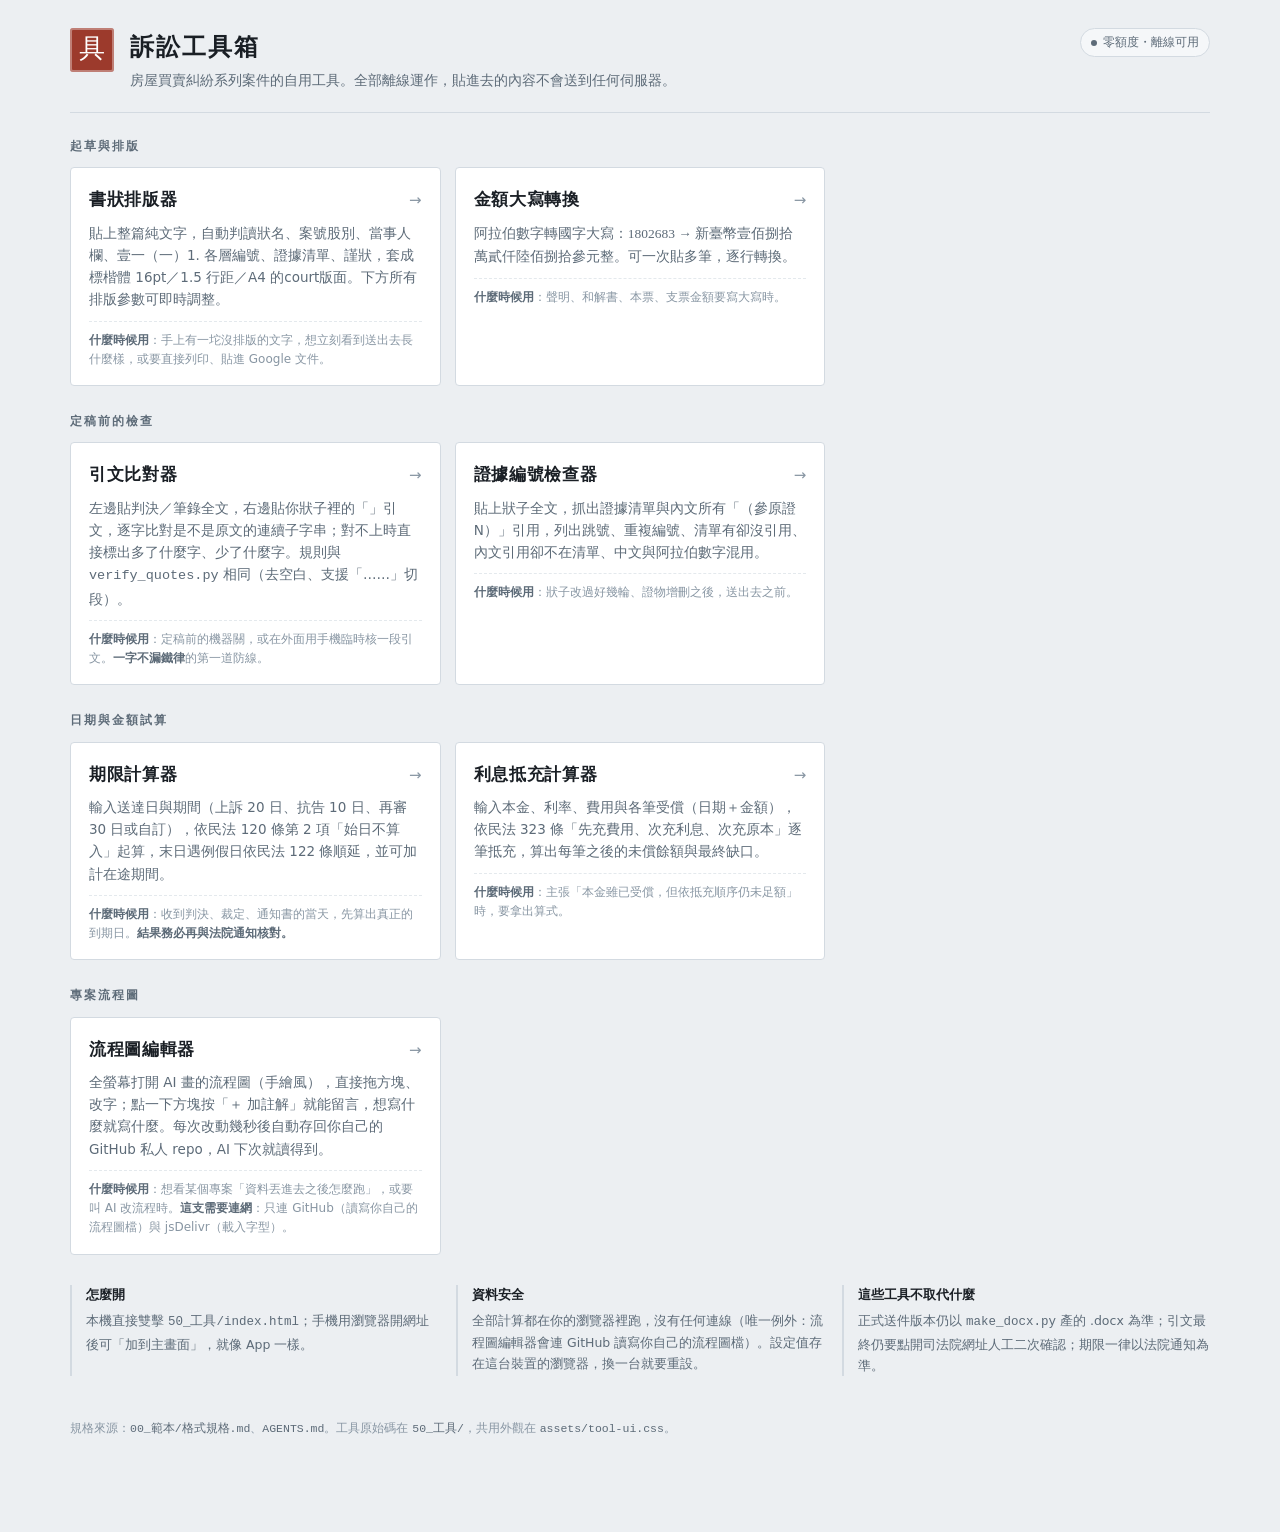
<file: index.html>
<!doctype html>
<html lang="zh-Hant">
<head>
<meta charset="utf-8">
<meta name="viewport" content="width=device-width, initial-scale=1">
<title>訴訟工具箱</title>
<link rel="stylesheet" href="assets/tool-ui.css">
<style>
/* 首頁專屬：工具卡片 */
.cards { display: grid; grid-template-columns: repeat(auto-fill, minmax(300px, 1fr)); gap: 14px; }
.card {
  display: flex; flex-direction: column; gap: 8px;
  padding: 18px 18px 16px;
  background: var(--surface); border: 1px solid var(--line); border-radius: 4px;
  text-decoration: none; color: inherit;
  transition: border-color .14s, transform .14s, box-shadow .14s;
}
.card:hover { border-color: var(--accent); transform: translateY(-2px); box-shadow: var(--shadow); }
.card:focus-visible { outline: 2px solid var(--accent); outline-offset: 3px; }
.card .row { display: flex; align-items: baseline; gap: 10px; }
.card h3 { margin: 0; font-size: 17px; font-weight: 700; letter-spacing: .04em; }
.card .arrow { margin-left: auto; color: var(--faint); font-size: 15px; }
.card:hover .arrow { color: var(--accent); }
.card p { margin: 0; font-size: 13.5px; color: var(--muted); line-height: 1.65; }
.card .when {
  margin-top: 2px; padding-top: 9px; border-top: 1px dashed var(--line-soft);
  font-size: 12px; color: var(--faint); line-height: 1.6;
}
.card .when b { color: var(--muted); font-weight: 600; }
.sect-label {
  font-size: 11.5px; font-weight: 700; letter-spacing: .18em; color: var(--muted);
  margin: 26px 0 12px;
}
.sect-label:first-of-type { margin-top: 0; }
.notes { margin-top: 30px; display: grid; grid-template-columns: repeat(auto-fit, minmax(260px, 1fr)); gap: 18px; }
.note-box { border-left: 2px solid var(--line); padding-left: 14px; }
.note-box h4 { margin: 0 0 5px; font-size: 13px; }
.note-box p { margin: 0; font-size: 12.5px; color: var(--muted); line-height: 1.7; }
</style>
</head>
<body>
<div class="wrap">

<header class="top">
  <span class="seal">具</span>
  <div>
    <h1>訴訟工具箱</h1>
    <p>房屋買賣糾紛系列案件的自用工具。全部離線運作，貼進去的內容不會送到任何伺服器。</p>
  </div>
  <div class="spacer"></div>
  <span class="chip"><span class="dot"></span>零額度・離線可用</span>
</header>

<div class="sect-label">起草與排版</div>
<div class="cards">

  <a class="card" href="書狀排版器.html">
    <div class="row"><h3>書狀排版器</h3><span class="arrow">→</span></div>
    <p>貼上整篇純文字，自動判讀狀名、案號股別、當事人欄、壹一（一）1. 各層編號、證據清單、謹狀，套成標楷體 16pt／1.5 行距／A4 的court版面。下方所有排版參數可即時調整。</p>
    <div class="when"><b>什麼時候用</b>：手上有一坨沒排版的文字，想立刻看到送出去長什麼樣，或要直接列印、貼進 Google 文件。</div>
  </a>

  <a class="card" href="金額大寫轉換.html">
    <div class="row"><h3>金額大寫轉換</h3><span class="arrow">→</span></div>
    <p>阿拉伯數字轉國字大寫：<span style="font-family:var(--kai)">1802683 → 新臺幣壹佰捌拾萬貳仟陸佰捌拾參元整</span>。可一次貼多筆，逐行轉換。</p>
    <div class="when"><b>什麼時候用</b>：聲明、和解書、本票、支票金額要寫大寫時。</div>
  </a>

</div>

<div class="sect-label">定稿前的檢查</div>
<div class="cards">

  <a class="card" href="引文比對器.html">
    <div class="row"><h3>引文比對器</h3><span class="arrow">→</span></div>
    <p>左邊貼判決／筆錄全文，右邊貼你狀子裡的「」引文，逐字比對是不是原文的連續子字串；對不上時直接標出多了什麼字、少了什麼字。規則與 <code>verify_quotes.py</code> 相同（去空白、支援「……」切段）。</p>
    <div class="when"><b>什麼時候用</b>：定稿前的機器關，或在外面用手機臨時核一段引文。<b>一字不漏鐵律</b>的第一道防線。</div>
  </a>

  <a class="card" href="證據編號檢查器.html">
    <div class="row"><h3>證據編號檢查器</h3><span class="arrow">→</span></div>
    <p>貼上狀子全文，抓出證據清單與內文所有「（參原證N）」引用，列出跳號、重複編號、清單有卻沒引用、內文引用卻不在清單、中文與阿拉伯數字混用。</p>
    <div class="when"><b>什麼時候用</b>：狀子改過好幾輪、證物增刪之後，送出去之前。</div>
  </a>

</div>

<div class="sect-label">日期與金額試算</div>
<div class="cards">

  <a class="card" href="期限計算器.html">
    <div class="row"><h3>期限計算器</h3><span class="arrow">→</span></div>
    <p>輸入送達日與期間（上訴 20 日、抗告 10 日、再審 30 日或自訂），依民法 120 條第 2 項「始日不算入」起算，末日遇例假日依民法 122 條順延，並可加計在途期間。</p>
    <div class="when"><b>什麼時候用</b>：收到判決、裁定、通知書的當天，先算出真正的到期日。<b>結果務必再與法院通知核對。</b></div>
  </a>

  <a class="card" href="利息抵充計算器.html">
    <div class="row"><h3>利息抵充計算器</h3><span class="arrow">→</span></div>
    <p>輸入本金、利率、費用與各筆受償（日期＋金額），依民法 323 條「先充費用、次充利息、次充原本」逐筆抵充，算出每筆之後的未償餘額與最終缺口。</p>
    <div class="when"><b>什麼時候用</b>：主張「本金雖已受償，但依抵充順序仍未足額」時，要拿出算式。</div>
  </a>

</div>

<div class="sect-label">專案流程圖</div>
<div class="cards">

  <a class="card" href="流程圖編輯器/">
    <div class="row"><h3>流程圖編輯器</h3><span class="arrow">→</span></div>
    <p>全螢幕打開 AI 畫的流程圖（手繪風），直接拖方塊、改字；點一下方塊按「＋ 加註解」就能留言，想寫什麼就寫什麼。每次改動幾秒後自動存回你自己的 GitHub 私人 repo，AI 下次就讀得到。</p>
    <div class="when"><b>什麼時候用</b>：想看某個專案「資料丟進去之後怎麼跑」，或要叫 AI 改流程時。<b>這支需要連網</b>：只連 GitHub（讀寫你自己的流程圖檔）與 jsDelivr（載入字型）。</div>
  </a>

</div>

<div class="notes">
  <div class="note-box">
    <h4>怎麼開</h4>
    <p>本機直接雙擊 <code>50_工具/index.html</code>；手機用瀏覽器開網址後可「加到主畫面」，就像 App 一樣。</p>
  </div>
  <div class="note-box">
    <h4>資料安全</h4>
    <p>全部計算都在你的瀏覽器裡跑，沒有任何連線（唯一例外：流程圖編輯器會連 GitHub 讀寫你自己的流程圖檔）。設定值存在這台裝置的瀏覽器，換一台就要重設。</p>
  </div>
  <div class="note-box">
    <h4>這些工具不取代什麼</h4>
    <p>正式送件版本仍以 <code>make_docx.py</code> 產的 .docx 為準；引文最終仍要點開司法院網址人工二次確認；期限一律以法院通知為準。</p>
  </div>
</div>

<footer class="foot" style="margin-top:36px">
  規格來源：<code>00_範本/格式規格.md</code>、<code>AGENTS.md</code>。工具原始碼在 <code>50_工具/</code>，共用外觀在 <code>assets/tool-ui.css</code>。
</footer>

</div>
</body>
</html>
</file>
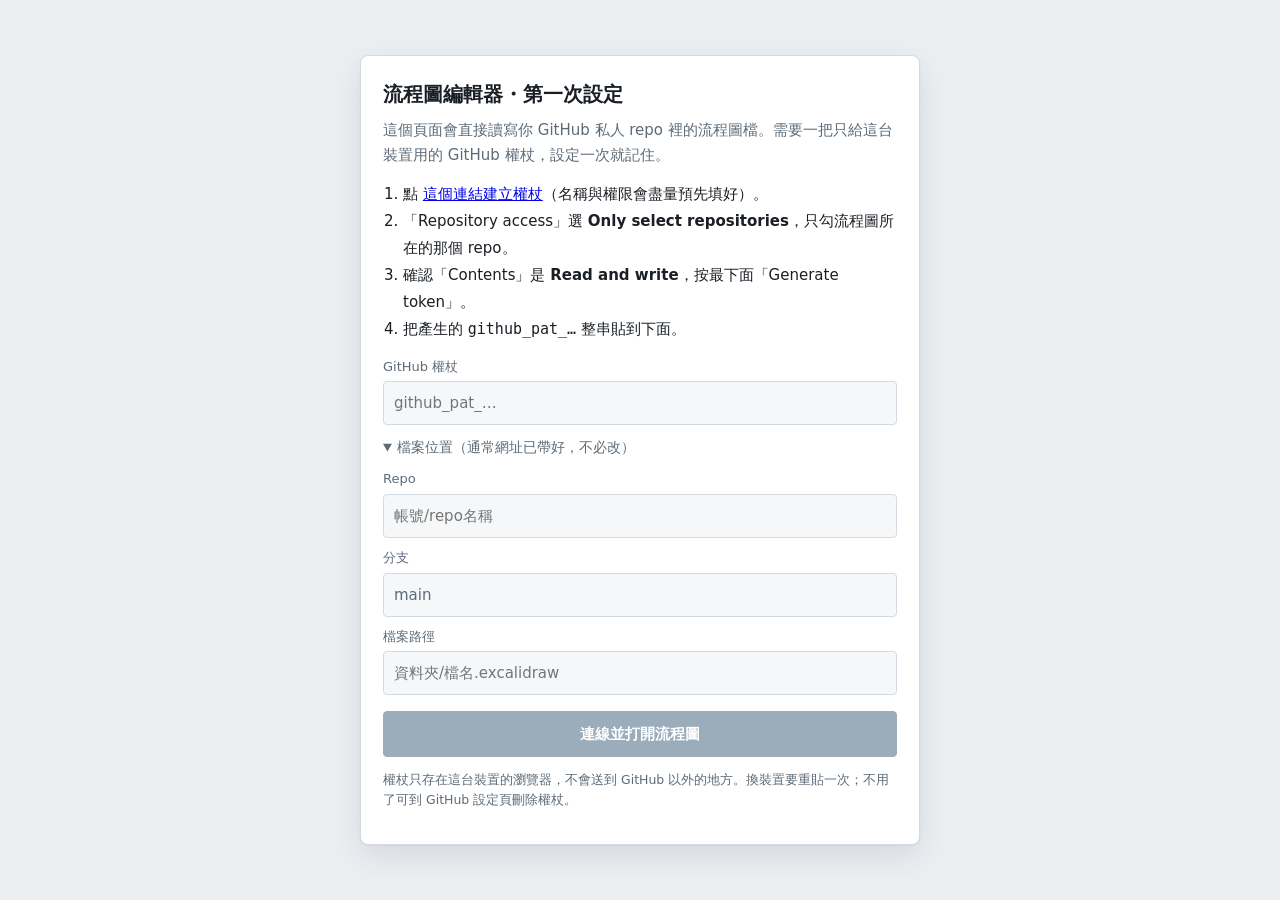
<file: 流程圖編輯器/index.html>
<!doctype html>
<html lang="zh-Hant">
<head>
<meta charset="utf-8">
<meta name="viewport" content="width=device-width, initial-scale=1, viewport-fit=cover">
<title>流程圖編輯器</title>
<link rel="icon" href="data:,">
<link rel="stylesheet" href="../assets/tool-ui.css">
<link rel="stylesheet" href="app.css">
<link rel="stylesheet" href="editor.css">
<script>
  // Excalidraw 字型（含中文手寫字型 Xiaolai）從 jsDelivr 載入，不隨工具箱打包（14MB）。
  window.EXCALIDRAW_ASSET_PATH = new URLSearchParams(location.search).get("assets")
    || "https://cdn.jsdelivr.net/npm/@excalidraw/excalidraw@0.18.1/dist/prod/";
</script>
</head>
<body>
<div id="root"><div class="loading">載入中…</div></div>
<script type="module" src="app.js"></script>
</body>
</html>
</file>
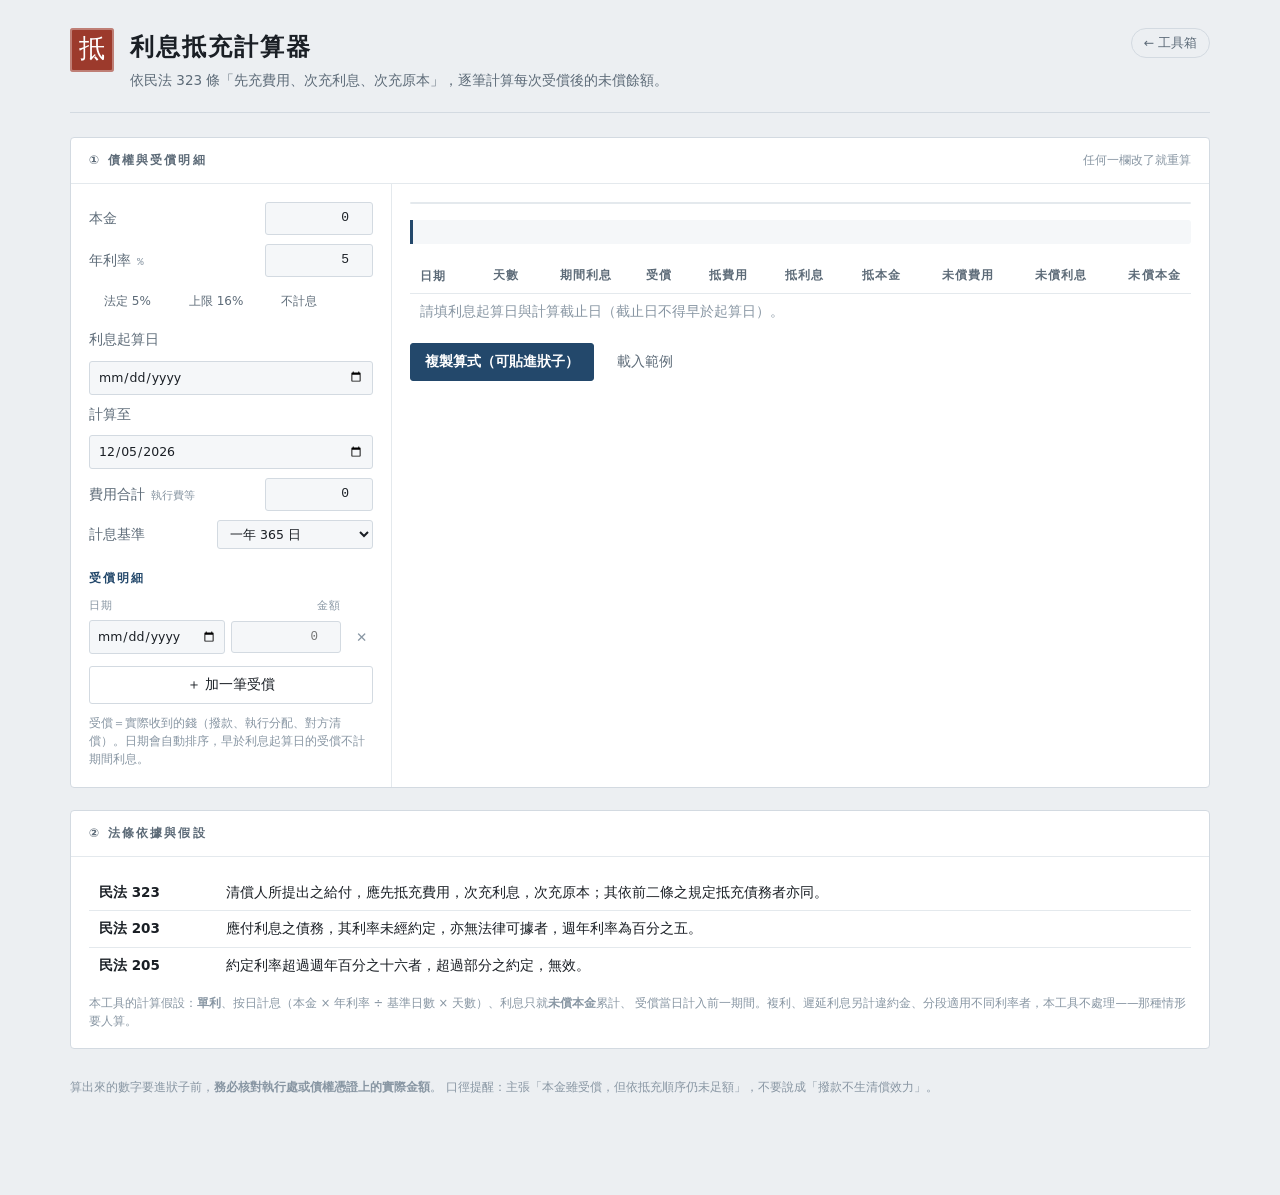
<file: 利息抵充計算器.html>
<!doctype html>
<html lang="zh-Hant">
<head>
<meta charset="utf-8">
<meta name="viewport" content="width=device-width, initial-scale=1">
<title>利息抵充計算器</title>
<link rel="stylesheet" href="assets/tool-ui.css">
<style>
.two { display: grid; grid-template-columns: 320px 1fr; }
@media (max-width: 860px) { .two { grid-template-columns: 1fr; } }
.pane { padding: 18px; min-width: 0; }
.pane + .pane { border-left: 1px solid var(--line-soft); }
@media (max-width: 860px) { .pane + .pane { border-left: none; border-top: 1px solid var(--line-soft); } }

.pay-row { display: grid; grid-template-columns: 1fr 110px 26px; gap: 6px; margin-bottom: 6px; align-items: center; }
.pay-row input[type="date"] { width: 100%; padding: 5px 7px; background: var(--surface-2); border: 1px solid var(--line); border-radius: 3px; font-size: 12.5px; }
.pay-row input[type="number"] { width: 100%; padding: 5px 7px; text-align: right; background: var(--surface-2); border: 1px solid var(--line); border-radius: 3px; font-family: var(--mono); font-size: 12.5px; }
.pay-row button { padding: 3px 8px; line-height: 1.2; color: var(--faint); border-color: transparent; background: transparent; }
.pay-row button:hover { color: var(--seal); }
.head-row { display: grid; grid-template-columns: 1fr 110px 26px; gap: 6px; font-size: 11px; letter-spacing: .1em; color: var(--faint); margin-bottom: 5px; }
.head-row span:nth-child(2) { text-align: right; }

.sum { display: grid; grid-template-columns: repeat(auto-fit, minmax(150px, 1fr)); gap: 1px; background: var(--line-soft); border: 1px solid var(--line-soft); border-radius: 3px; overflow: hidden; margin-bottom: 16px; }
.sum div { background: var(--surface); padding: 12px 14px; }
.sum dt { font-size: 11.5px; color: var(--muted); letter-spacing: .06em; margin: 0 0 4px; }
.sum dd { margin: 0; font-family: var(--mono); font-variant-numeric: tabular-nums; font-size: 19px; font-weight: 600; }
.sum dd.bad { color: var(--seal); }
.sum dd.good { color: var(--good); }
.conclusion { font-family: var(--kai); font-size: 15.5px; line-height: 1.9; background: var(--surface-2); border-left: 3px solid var(--accent); padding: 12px 16px; border-radius: 0 3px 3px 0; }
</style>
</head>
<body>
<div class="wrap">

<header class="top">
  <a class="seal" href="index.html" title="回工具箱">抵</a>
  <div>
    <h1>利息抵充計算器</h1>
    <p>依民法 323 條「先充費用、次充利息、次充原本」，逐筆計算每次受償後的未償餘額。</p>
  </div>
  <div class="spacer"></div>
  <a class="back" href="index.html">← 工具箱</a>
</header>

<section class="panel">
  <h2><span class="t">① 債權與受償明細</span>
    <span class="spacer"></span>
    <span class="note">任何一欄改了就重算</span>
  </h2>
  <div class="two">
    <div class="pane">
      <div class="field"><label for="f_principal">本金</label><input type="number" id="f_principal" step="1" value="0"></div>
      <div class="field"><label for="f_rate">年利率<span class="spec">%</span></label><input type="number" id="f_rate" step="0.01" value="5"></div>
      <div class="toolbar" style="margin:-2px 0 10px">
        <button class="ghost" data-rate="5" style="font-size:12px">法定 5%</button>
        <button class="ghost" data-rate="16" style="font-size:12px">上限 16%</button>
        <button class="ghost" data-rate="0" style="font-size:12px">不計息</button>
      </div>
      <div class="field wide"><label for="f_from">利息起算日</label><input type="date" id="f_from"></div>
      <div class="field wide"><label for="f_to">計算至</label><input type="date" id="f_to"></div>
      <div class="field"><label for="f_fee">費用合計<span class="spec">執行費等</span></label><input type="number" id="f_fee" step="1" value="0"></div>
      <div class="field"><label for="f_basis">計息基準</label>
        <select id="f_basis"><option value="365">一年 365 日</option><option value="actual">實際年日數（閏年 366）</option></select></div>

      <h3 style="font-size:11.5px;letter-spacing:.16em;color:var(--accent);margin:20px 0 10px">受償明細</h3>
      <div class="head-row"><span>日期</span><span>金額</span><span></span></div>
      <div id="pays"></div>
      <button id="btnAdd" style="width:100%;margin-top:6px">＋ 加一筆受償</button>
      <p class="hint">受償＝實際收到的錢（撥款、執行分配、對方清償）。日期會自動排序，早於利息起算日的受償不計期間利息。</p>
    </div>

    <div class="pane">
      <div class="sum" id="sum"></div>
      <div class="conclusion" id="conclusion"></div>
      <div class="scroll-x" style="margin-top:16px">
        <table class="tbl" id="tbl">
          <thead><tr>
            <th>日期</th><th class="num">天數</th><th class="num">期間利息</th><th class="num">受償</th>
            <th class="num">抵費用</th><th class="num">抵利息</th><th class="num">抵本金</th>
            <th class="num">未償費用</th><th class="num">未償利息</th><th class="num">未償本金</th>
          </tr></thead><tbody></tbody>
        </table>
      </div>
      <div class="toolbar" style="margin-top:14px">
        <button id="btnCopy" class="primary">複製算式（可貼進狀子）</button>
        <button class="ghost" id="btnSample">載入範例</button>
      </div>
    </div>
  </div>
</section>

<section class="panel">
  <h2><span class="t">② 法條依據與假設</span></h2>
  <div class="body">
    <table class="tbl"><tbody>
      <tr><td style="white-space:nowrap"><b>民法 323</b></td><td>清償人所提出之給付，應先抵充費用，次充利息，次充原本；其依前二條之規定抵充債務者亦同。</td></tr>
      <tr><td style="white-space:nowrap"><b>民法 203</b></td><td>應付利息之債務，其利率未經約定，亦無法律可據者，週年利率為百分之五。</td></tr>
      <tr><td style="white-space:nowrap"><b>民法 205</b></td><td>約定利率超過週年百分之十六者，超過部分之約定，無效。</td></tr>
    </tbody></table>
    <p class="hint">
      本工具的計算假設：<b>單利</b>、按日計息（本金 × 年利率 ÷ 基準日數 × 天數）、利息只就<b>未償本金</b>累計、
      受償當日計入前一期間。複利、遲延利息另計違約金、分段適用不同利率者，本工具不處理——那種情形要人算。
    </p>
  </div>
</section>

<footer class="foot">
  算出來的數字要進狀子前，<strong>務必核對執行處或債權憑證上的實際金額</strong>。
  口徑提醒：主張「本金雖受償，但依抵充順序仍未足額」，不要說成「撥款不生清償效力」。
</footer>

</div>
<div class="toast" id="toast"></div>

<script>
"use strict";
const $ = id => document.getElementById(id);
const nf = n => Math.round(n).toLocaleString("en-US");
const fmt = d => `${d.getFullYear()}-${String(d.getMonth() + 1).padStart(2, "0")}-${String(d.getDate()).padStart(2, "0")}`;
const parseD = v => { if (!v) return null; const [y, m, d] = v.split("-").map(Number); return new Date(y, m - 1, d); };
const days = (a, b) => Math.round((b - a) / 86400000);

/* ── 受償列 ─────────────────────────────────────────────── */
function addPay(date = "", amount = "") {
  const row = document.createElement("div");
  row.className = "pay-row";
  row.innerHTML = `<input type="date" value="${date}"><input type="number" step="1" value="${amount}" placeholder="0"><button title="刪除">✕</button>`;
  row.querySelectorAll("input").forEach(el => el.addEventListener("input", calc));
  row.querySelector("button").addEventListener("click", () => { row.remove(); calc(); });
  $("pays").appendChild(row);
}
function readPays() {
  return [...$("pays").children].map(r => {
    const [d, a] = r.querySelectorAll("input");
    return { date: parseD(d.value), amount: parseFloat(a.value || 0) || 0 };
  }).filter(p => p.date && p.amount > 0).sort((x, y) => x.date - y.date);
}

/* ── 主計算：民法 323 逐筆抵充 ──────────────────────────── */
function calc() {
  const P0 = parseFloat($("f_principal").value || 0) || 0;
  const rate = (parseFloat($("f_rate").value || 0) || 0) / 100;
  const fee0 = parseFloat($("f_fee").value || 0) || 0;
  const from = parseD($("f_from").value), to = parseD($("f_to").value);
  const basisMode = $("f_basis").value;
  const pays = readPays();

  const tbody = $("tbl").querySelector("tbody");
  if (!from || !to || to < from) {
    tbody.innerHTML = `<tr><td colspan="10" style="color:var(--faint)">請填利息起算日與計算截止日（截止日不得早於起算日）。</td></tr>`;
    $("sum").innerHTML = ""; $("conclusion").textContent = ""; return;
  }

  const basis = d => basisMode === "365" ? 365
    : ((d.getFullYear() % 4 === 0 && d.getFullYear() % 100 !== 0) || d.getFullYear() % 400 === 0) ? 366 : 365;

  let principal = P0, fee = fee0, interest = 0, cursor = from;
  let paidFee = 0, paidInt = 0, paidPrin = 0, received = 0;
  const rows = [], lines = [];

  const accrue = upto => {
    if (upto <= cursor) return 0;
    const n = days(cursor, upto);
    const add = principal * rate * n / basis(cursor);
    interest += add; cursor = upto;
    return { n, add };
  };

  pays.forEach(p => {
    const at = p.date < from ? from : p.date;
    const acc = accrue(at) || { n: 0, add: 0 };
    let left = p.amount;
    received += p.amount;
    const toFee = Math.min(fee, left);      fee -= toFee;      left -= toFee;      paidFee += toFee;
    const toInt = Math.min(interest, left); interest -= toInt; left -= toInt;      paidInt += toInt;
    const toPrin = Math.min(principal, left); principal -= toPrin; left -= toPrin; paidPrin += toPrin;
    rows.push({ date: fmt(p.date), n: acc.n, acc: acc.add, pay: p.amount, toFee, toInt, toPrin, fee, interest, principal, over: left });
    lines.push(`${fmt(p.date)} 受償 ${nf(p.amount)} 元：抵費用 ${nf(toFee)}、抵利息 ${nf(toInt)}、抵本金 ${nf(toPrin)}` +
      (left > 0.5 ? `，溢收 ${nf(left)}` : "") + `，餘：費用 ${nf(fee)}／利息 ${nf(interest)}／本金 ${nf(principal)}`);
  });

  const tail = accrue(to) || { n: 0, add: 0 };
  if (tail.n) rows.push({ date: fmt(to), n: tail.n, acc: tail.add, pay: 0, toFee: 0, toInt: 0, toPrin: 0, fee, interest, principal, tail: true });

  tbody.innerHTML = rows.map(r => `<tr${r.tail ? ' class="total"' : ""}>
    <td>${r.date}${r.tail ? "（計算截止）" : ""}</td>
    <td class="num">${r.n}</td><td class="num">${nf(r.acc)}</td><td class="num">${r.pay ? nf(r.pay) : "—"}</td>
    <td class="num">${r.toFee ? nf(r.toFee) : "—"}</td><td class="num">${r.toInt ? nf(r.toInt) : "—"}</td><td class="num">${r.toPrin ? nf(r.toPrin) : "—"}</td>
    <td class="num">${nf(r.fee)}</td><td class="num">${nf(r.interest)}</td><td class="num">${nf(r.principal)}</td></tr>`).join("")
    || `<tr><td colspan="10" style="color:var(--faint)">還沒有受償紀錄——下表會顯示到截止日為止累計的利息。</td></tr>`;

  const owed = fee + interest + principal;
  $("sum").innerHTML = `
    <div><dt>已受償合計</dt><dd>${nf(received)}</dd></div>
    <div><dt>未償費用</dt><dd class="${fee > 0.5 ? "bad" : "good"}">${nf(fee)}</dd></div>
    <div><dt>未償利息</dt><dd class="${interest > 0.5 ? "bad" : "good"}">${nf(interest)}</dd></div>
    <div><dt>未償本金</dt><dd class="${principal > 0.5 ? "bad" : "good"}">${nf(principal)}</dd></div>
    <div><dt>合計未償</dt><dd class="${owed > 0.5 ? "bad" : "good"}">${nf(owed)}</dd></div>`;

  $("conclusion").innerHTML = owed > 0.5
    ? `債權人雖已受償新臺幣 <b>${nf(received)}</b> 元，惟依民法第 323 條先充費用、次充利息、次充原本之抵充順序計算，
       截至 ${fmt(to)} 止，尚有費用 <b>${nf(fee)}</b> 元、利息 <b>${nf(interest)}</b> 元、本金 <b>${nf(principal)}</b> 元
       <b>合計新臺幣 ${nf(owed)} 元未受清償</b>。`
    : `截至 ${fmt(to)} 止，費用、利息及本金均已受償完畢（受償合計 ${nf(received)} 元）。`;

  window.__report = [
    `民法 323 抵充試算（${new Date().toLocaleString("zh-TW")}）`,
    `本金 ${nf(P0)}　年利率 ${(rate * 100).toFixed(2)}%　費用 ${nf(fee0)}　期間 ${fmt(from)} ～ ${fmt(to)}`,
    ...lines,
    `截至 ${fmt(to)}：未償費用 ${nf(fee)}、未償利息 ${nf(interest)}、未償本金 ${nf(principal)}，合計 ${nf(owed)} 元。`,
    `（單利、按日計息、基準 ${basisMode === "365" ? "365 日" : "實際年日數"}）`
  ].join("\n");
}

let toastTimer;
function toast(msg) {
  const t = $("toast"); t.textContent = msg; t.classList.add("show");
  clearTimeout(toastTimer); toastTimer = setTimeout(() => t.classList.remove("show"), 2400);
}

["f_principal", "f_rate", "f_fee", "f_from", "f_to"].forEach(id => $(id).addEventListener("input", calc));
$("f_basis").addEventListener("change", calc);
$("btnAdd").addEventListener("click", () => { addPay(fmt(new Date()), ""); });
document.querySelectorAll("[data-rate]").forEach(b =>
  b.addEventListener("click", () => { $("f_rate").value = b.dataset.rate; calc(); }));
$("btnCopy").addEventListener("click", async () => {
  if (!window.__report) return toast("還沒有可複製的算式");
  try { await navigator.clipboard.writeText(window.__report); toast("已複製算式"); }
  catch (e) { toast("瀏覽器擋下複製，請手動選取"); }
});
$("btnSample").addEventListener("click", () => {
  $("f_principal").value = 7086830;
  $("f_rate").value = 5;
  $("f_fee").value = 58005;
  $("f_from").value = "2025-01-23";
  $("f_to").value = fmt(new Date());
  $("pays").innerHTML = "";
  addPay("2025-06-30", "682683");
  addPay("2025-08-15", "6400000");
  calc();
});

// 初始：起算日空白等使用者填，截止日預設今天，先給一列受償
$("f_to").value = fmt(new Date());
addPay();
calc();
</script>
</body>
</html>
</file>
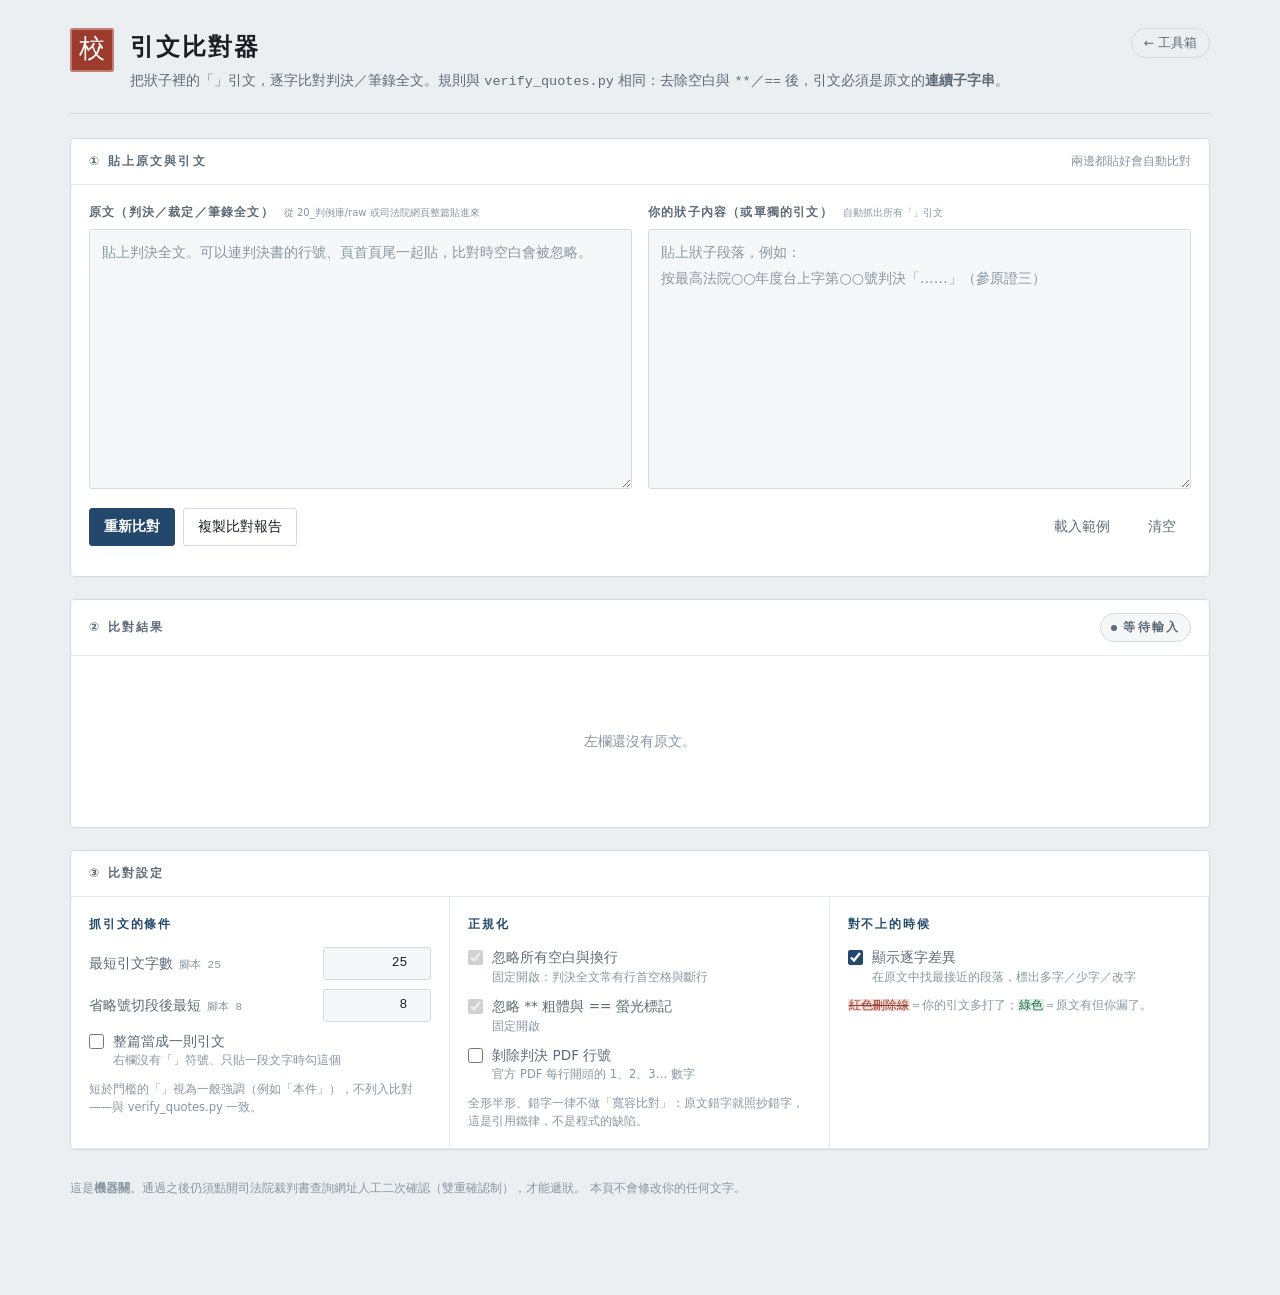
<file: 引文比對器.html>
<!doctype html>
<html lang="zh-Hant">
<head>
<meta charset="utf-8">
<meta name="viewport" content="width=device-width, initial-scale=1">
<title>引文比對器</title>
<link rel="stylesheet" href="assets/tool-ui.css">
<style>
/* 引文比對器專屬 */
.two { display: grid; grid-template-columns: 1fr 1fr; gap: 16px; }
@media (max-width: 820px) { .two { grid-template-columns: 1fr; } }
.two label.cap { display: block; font-size: 12px; letter-spacing: .1em; color: var(--muted); margin-bottom: 7px; font-weight: 700; }
.two .cap small { font-weight: 400; letter-spacing: normal; color: var(--faint); }
.two .ta { min-height: 260px; }

.seg { margin-top: 10px; padding-left: 14px; border-left: 2px solid var(--line); }
.seg + .seg { margin-top: 12px; }
.seg .head { font-size: 12.5px; color: var(--muted); display: flex; gap: 8px; align-items: baseline; flex-wrap: wrap; }
.ctx {
  font-family: var(--kai); font-size: 15px; line-height: 1.9;
  background: var(--surface); border: 1px solid var(--line-soft); border-radius: 3px;
  padding: 8px 11px; margin-top: 6px; word-break: break-word;
}
.ctx mark { background: #FFF07A; color: #14171A; }
.diff { font-family: var(--kai); font-size: 15px; line-height: 1.9; margin-top: 6px; word-break: break-word; }
.legend { font-size: 11.5px; color: var(--faint); margin-top: 8px; }
.legend ins, .legend del { font-family: var(--kai); }
</style>
</head>
<body>
<div class="wrap">

<header class="top">
  <a class="seal" href="index.html" title="回工具箱">校</a>
  <div>
    <h1>引文比對器</h1>
    <p>把狀子裡的「」引文，逐字比對判決／筆錄全文。規則與 <code>verify_quotes.py</code> 相同：去除空白與 <code>**</code>／<code>==</code> 後，引文必須是原文的<strong>連續子字串</strong>。</p>
  </div>
  <div class="spacer"></div>
  <a class="back" href="index.html">← 工具箱</a>
</header>

<section class="panel">
  <h2><span class="t">① 貼上原文與引文</span>
    <span class="spacer"></span>
    <span class="note">兩邊都貼好會自動比對</span>
  </h2>
  <div class="body">
    <div class="two">
      <div>
        <label class="cap" for="src">原文（判決／裁定／筆錄全文）<small>　從 20_判例庫/raw 或司法院網頁整篇貼進來</small></label>
        <textarea id="src" class="ta" spellcheck="false" placeholder="貼上判決全文。可以連判決書的行號、頁首頁尾一起貼，比對時空白會被忽略。"></textarea>
      </div>
      <div>
        <label class="cap" for="quo">你的狀子內容（或單獨的引文）<small>　自動抓出所有「」引文</small></label>
        <textarea id="quo" class="ta" spellcheck="false" placeholder="貼上狀子段落，例如：&#10;按最高法院○○年度台上字第○○號判決「……」（參原證三）"></textarea>
      </div>
    </div>
    <div class="toolbar" style="margin-top:12px">
      <button class="primary" id="btnRun">重新比對</button>
      <button id="btnCopy">複製比對報告</button>
      <span class="spacer"></span>
      <button class="ghost" id="btnSample">載入範例</button>
      <button class="ghost" id="btnClear">清空</button>
    </div>
    <div class="stats" id="stats"></div>
  </div>
</section>

<section class="panel">
  <h2><span class="t">② 比對結果</span>
    <span class="spacer"></span>
    <span class="chip" id="verdict"><span class="dot"></span>等待輸入</span>
  </h2>
  <div class="body" id="out">
    <div class="empty">左右兩欄都貼上內容後，這裡會逐段列出比對結果。</div>
  </div>
</section>

<section class="panel">
  <h2><span class="t">③ 比對設定</span></h2>
  <div class="groups">
    <div class="group">
      <h3>抓引文的條件</h3>
      <div class="field" id="fw_minLen">
        <label for="f_minLen">最短引文字數<span class="spec">腳本 25</span></label>
        <input type="number" id="f_minLen" min="4" step="1">
      </div>
      <div class="field" id="fw_segMin">
        <label for="f_segMin">省略號切段後最短<span class="spec">腳本 8</span></label>
        <input type="number" id="f_segMin" min="2" step="1">
      </div>
      <label class="check"><input type="checkbox" id="f_whole">
        <span>整篇當成一則引文<small>右欄沒有「」符號、只貼一段文字時勾這個</small></span></label>
      <p class="hint">短於門檻的「」視為一般強調（例如「本件」），不列入比對——與 verify_quotes.py 一致。</p>
    </div>
    <div class="group">
      <h3>正規化</h3>
      <label class="check"><input type="checkbox" id="f_ws" checked disabled>
        <span>忽略所有空白與換行<small>固定開啟：判決全文常有行首空格與斷行</small></span></label>
      <label class="check"><input type="checkbox" id="f_md" checked disabled>
        <span>忽略 ** 粗體與 == 螢光標記<small>固定開啟</small></span></label>
      <label class="check"><input type="checkbox" id="f_lineno">
        <span>剝除判決 PDF 行號<small>官方 PDF 每行開頭的 1、2、3… 數字</small></span></label>
      <p class="hint">全形半形、錯字一律不做「寬容比對」：原文錯字就照抄錯字，這是引用鐵律，不是程式的缺陷。</p>
    </div>
    <div class="group">
      <h3>對不上的時候</h3>
      <label class="check"><input type="checkbox" id="f_diff" checked>
        <span>顯示逐字差異<small>在原文中找最接近的段落，標出多字／少字／改字</small></span></label>
      <p class="hint">
        <span class="legend"><del>紅色刪除線</del>＝你的引文多打了；<ins>綠色</ins>＝原文有但你漏了。</span>
      </p>
    </div>
  </div>
</section>

<footer class="foot">
  這是<strong>機器關</strong>。通過之後仍須點開司法院裁判書查詢網址人工二次確認（雙重確認制），才能遞狀。
  本頁不會修改你的任何文字。
</footer>

</div>
<div class="toast" id="toast"></div>

<script>
"use strict";
const $ = id => document.getElementById(id);

const CFG = { minLen: 25, segMin: 8, whole: false, lineno: false, diff: true };
try { Object.assign(CFG, JSON.parse(localStorage.getItem("quote-check-cfg") || "{}")); } catch (e) {}

const ELLIPSIS = /(?:…|⋯|\.{2,}|．{2,})+/;

/* ── 正規化：去空白、去 **／==，並保留回原文的索引對照 ───── */
function norm(s) {
  let out = "", map = [];
  for (let i = 0; i < s.length; i++) {
    const c = s[i];
    if (/[\s　]/.test(c)) continue;
    if ((c === "*" && s[i + 1] === "*") || (c === "=" && s[i + 1] === "=")) { i++; continue; }
    out += c; map.push(i);
  }
  return { text: out, map };
}

/** 官方判決 PDF 每行開頭的行號：行首連續數字且後面接中文時剝除 */
function stripLineNo(s) {
  return s.split("\n").map(l => l.replace(/^\s*\d{1,3}\s+(?=\S)/, "")).join("\n");
}

function extractQuotes(text) {
  if (CFG.whole) {
    const t = text.trim();
    return t ? [t] : [];
  }
  const re = /「((?:[^「」]|「[^「」]*」)+)」/g;
  const out = [];
  let m;
  while ((m = re.exec(text)) !== null) {
    if (norm(m[1]).text.length >= CFG.minLen) out.push(m[1]);
  }
  return out;
}

function splitSegs(nq) {
  const segs = nq.split(ELLIPSIS).filter(s => s.length >= CFG.segMin);
  return segs.length ? segs : [nq];
}

/* ── 差異比對（LCS）：只在對不上時用來指出哪裡不一樣 ───── */
function lcsDiff(a, b) {
  const LIMIT = 700;
  if (a.length > LIMIT) a = a.slice(0, LIMIT);
  if (b.length > LIMIT) b = b.slice(0, LIMIT);
  const n = a.length, m = b.length;
  const dp = new Uint16Array((n + 1) * (m + 1));
  for (let i = n - 1; i >= 0; i--)
    for (let j = m - 1; j >= 0; j--)
      dp[i * (m + 1) + j] = a[i] === b[j]
        ? dp[(i + 1) * (m + 1) + j + 1] + 1
        : Math.max(dp[(i + 1) * (m + 1) + j], dp[i * (m + 1) + j + 1]);
  const out = [];
  let i = 0, j = 0;
  const push = (t, ch) => {
    const last = out[out.length - 1];
    if (last && last.t === t) last.s += ch; else out.push({ t, s: ch });
  };
  while (i < n && j < m) {
    if (a[i] === b[j]) { push("=", a[i]); i++; j++; }
    else if (dp[(i + 1) * (m + 1) + j] >= dp[i * (m + 1) + j + 1]) { push("-", a[i]); i++; }
    else { push("+", b[j]); j++; }
  }
  while (i < n) { push("-", a[i++]); }
  while (j < m) { push("+", b[j++]); }
  return out;
}

/** 在原文裡找與 seg 最相近的一段（錨點候選 + LCS 評分） */
function bestWindow(src, seg) {
  const step = Math.max(3, Math.floor(seg.length / 10));
  const cands = new Set();
  for (const size of [8, 5, 3]) {
    for (let off = 0; off + size <= seg.length && cands.size < 60; off += step) {
      const a = seg.substr(off, size);
      let p = src.indexOf(a);
      while (p >= 0 && cands.size < 60) { cands.add(Math.max(0, p - off)); p = src.indexOf(a, p + 1); }
    }
    if (cands.size) break;
  }
  if (!cands.size) return null;
  let best = null;
  for (const start of cands) {
    const w = src.substr(start, Math.min(seg.length + 12, 700));
    const d = lcsDiff(seg, w);
    const same = d.filter(x => x.t === "=").reduce((n, x) => n + x.s.length, 0);
    const score = same / Math.max(seg.length, 1);
    if (!best || score > best.score) best = { score, start, win: w, diff: d };
  }
  // 視窗頭尾多抓的原文（純 + 片段）不是「你漏字」，是比對視窗的邊緣，去掉才不誤導
  if (best) {
    while (best.diff.length && best.diff[0].t === "+") best.diff.shift();
    while (best.diff.length && best.diff[best.diff.length - 1].t === "+") best.diff.pop();
  }
  return best;
}

/* ── 比對主流程 ─────────────────────────────────────────── */
const esc = t => t.replace(/&/g, "&amp;").replace(/</g, "&lt;").replace(/>/g, "&gt;");
let report = "";

function run() {
  let rawSrc = $("src").value;
  if (CFG.lineno) rawSrc = stripLineNo(rawSrc);
  const S = norm(rawSrc);
  const quotes = extractQuotes($("quo").value);

  const out = $("out"), chip = $("verdict");
  if (!S.text || !quotes.length) {
    out.innerHTML = `<div class="empty">${!S.text ? "左欄還沒有原文。" : "右欄沒有抓到符合條件的「」引文（可到設定勾「整篇當成一則引文」）。"}</div>`;
    chip.className = "chip"; chip.innerHTML = '<span class="dot"></span>等待輸入';
    $("stats").innerHTML = ""; report = "";
    return;
  }

  let pass = 0;
  const lines = [];
  const html = quotes.map((q, i) => {
    const nq = norm(q).text;
    const segs = splitSegs(nq);
    const results = segs.map(s => ({ s, at: S.text.indexOf(s) }));
    const ok = results.every(r => r.at >= 0);
    if (ok) pass++;
    lines.push(`${ok ? "✔" : "✘"} 引文${i + 1}「${q.slice(0, 28)}…」${segs.length > 1 ? `（切 ${segs.length} 段）` : ""}`);

    const body = results.map((r, k) => {
      const label = segs.length > 1 ? `第 ${k + 1} 段` : "全段";
      if (r.at >= 0) {
        // 用索引對照回原文，連前後文一起顯示
        const a = S.map[r.at], b = S.map[r.at + r.s.length - 1];
        const ctxA = Math.max(0, a - 24), ctxB = Math.min(rawSrc.length, b + 25);
        const ctx = esc(rawSrc.slice(ctxA, a)) + "<mark>" + esc(rawSrc.slice(a, b + 1)) + "</mark>" + esc(rawSrc.slice(b + 1, ctxB));
        lines.push(`    ✔ ${label}（原文第 ${r.at + 1} 字起）`);
        return `<div class="seg"><div class="head"><span class="tag good">✔ ${label}</span>
          <span>命中原文第 ${(r.at + 1).toLocaleString()} 字（去空白計）・${r.s.length} 字</span></div>
          <div class="ctx">…${ctx}…</div></div>`;
      }
      lines.push(`    ✘ ${label}「${r.s.slice(0, 20)}…」對不上`);
      let diffHtml = "";
      if (CFG.diff) {
        const best = bestWindow(S.text, r.s);
        if (best && best.score > 0.4) {
          diffHtml = `<div class="diff">` + best.diff.map(d =>
            d.t === "=" ? esc(d.s) : d.t === "-" ? `<del>${esc(d.s)}</del>` : `<ins>${esc(d.s)}</ins>`
          ).join("") + `</div>
          <div class="legend"><del>刪除線</del>＝你的引文有、原文沒有（多打或改寫）；<ins>綠底</ins>＝原文有、你漏掉。相似度 ${(best.score * 100).toFixed(0)}%</div>`;
        } else {
          diffHtml = `<div class="legend">在原文中找不到相近的段落——可能是引錯判決、字號記錯，或這段根本不在這份全文裡。</div>`;
        }
      }
      return `<div class="seg"><div class="head"><span class="tag bad">✘ ${label}</span>
        <span>不是原文的連續子字串</span></div>${diffHtml}</div>`;
    }).join("");

    return `<div class="result ${ok ? "pass" : "fail"}">
      <h4>${ok ? "✔" : "✘"} 引文 ${i + 1}
        <span class="tag">${nq.length} 字</span>
        ${segs.length > 1 ? `<span class="tag">省略號切 ${segs.length} 段，須全部命中</span>` : ""}</h4>
      <div class="quote">「${esc(q)}」</div>${body}</div>`;
  }).join("");

  out.innerHTML = html;
  const bad = quotes.length - pass;
  chip.className = "chip " + (bad ? "warn" : "ok");
  chip.innerHTML = `<span class="dot"></span>${bad ? `${bad} 段對不上，禁止引用` : `${pass} 段全部逐字命中`}`;
  $("stats").innerHTML = `引文 <b>${quotes.length}</b> 段　通過 <b>${pass}</b>　未通過 <b>${bad}</b>　原文 <b>${S.text.length.toLocaleString()}</b> 字（去空白）`;
  report = `引文比對報告（${new Date().toLocaleString("zh-TW")}）\n原文 ${S.text.length} 字\n` + lines.join("\n") +
           `\n\n結果：${pass} ✔ / ${bad} ✘\n※ 通過仍須點開司法院網址人工二次確認。`;
}

/* ── 設定與事件 ─────────────────────────────────────────── */
function bind(id, key, type) {
  const el = $(id);
  el[type === "check" ? "checked" : "value"] = CFG[key];
  el.addEventListener(type === "check" ? "change" : "input", () => {
    CFG[key] = type === "check" ? el.checked : parseInt(el.value || 0, 10);
    try { localStorage.setItem("quote-check-cfg", JSON.stringify(CFG)); } catch (e) {}
    run();
  });
}

let toastTimer;
function toast(msg) {
  const t = $("toast"); t.textContent = msg; t.classList.add("show");
  clearTimeout(toastTimer); toastTimer = setTimeout(() => t.classList.remove("show"), 2400);
}

const SAMPLE_SRC = `臺灣臺北地方法院民事裁定
    103年度聲字第762號
    三、經查，聲請人主張相對人為信託人，未依信託契約及和解書內容，
將應分配之信託財產交與聲請人，聲請人曾對相對人提起背信、侵占、
偽造文書之刑事告訴，並民事訴訟請求相對人給付聲請人廖月華、
陳其業共600萬元、莊坤明675萬元等情，本院審酌聲請人與相對人間
有民、刑事訴訟繫屬，彼等間已無信賴基礎存在，堪認相對人已不適合
擔任受託人職務，從而，聲請人依信託法第36條第2項聲請解任受託人，
於法核無不合，應予准許。`;

const SAMPLE_QUO = `按臺灣臺北地方法院103年度聲字第762號民事裁定「本院審酌聲請人與相對人間有民、刑事訴訟繫屬，彼等間已無信賴基礎存在，堪認相對人已不適合擔任受託人職務」（參原證九），本件情形與之相同。

又同裁定亦載明「聲請人曾對相對人提起背信、侵佔、偽造文書等刑事告訴」，足見兩造信賴關係已蕩然無存。`;

$("btnRun").addEventListener("click", run);
$("btnCopy").addEventListener("click", async () => {
  if (!report) return toast("還沒有比對結果");
  try { await navigator.clipboard.writeText(report); toast("已複製比對報告"); }
  catch (e) { toast("瀏覽器擋下複製，請手動選取"); }
});
$("btnSample").addEventListener("click", () => {
  $("src").value = SAMPLE_SRC; $("quo").value = SAMPLE_QUO; run();
});
$("btnClear").addEventListener("click", () => { $("src").value = ""; $("quo").value = ""; run(); });
["src", "quo"].forEach(id => $(id).addEventListener("input", run));
bind("f_minLen", "minLen", "num");
bind("f_segMin", "segMin", "num");
bind("f_whole", "whole", "check");
bind("f_lineno", "lineno", "check");
bind("f_diff", "diff", "check");
run();
</script>
</body>
</html>
</file>
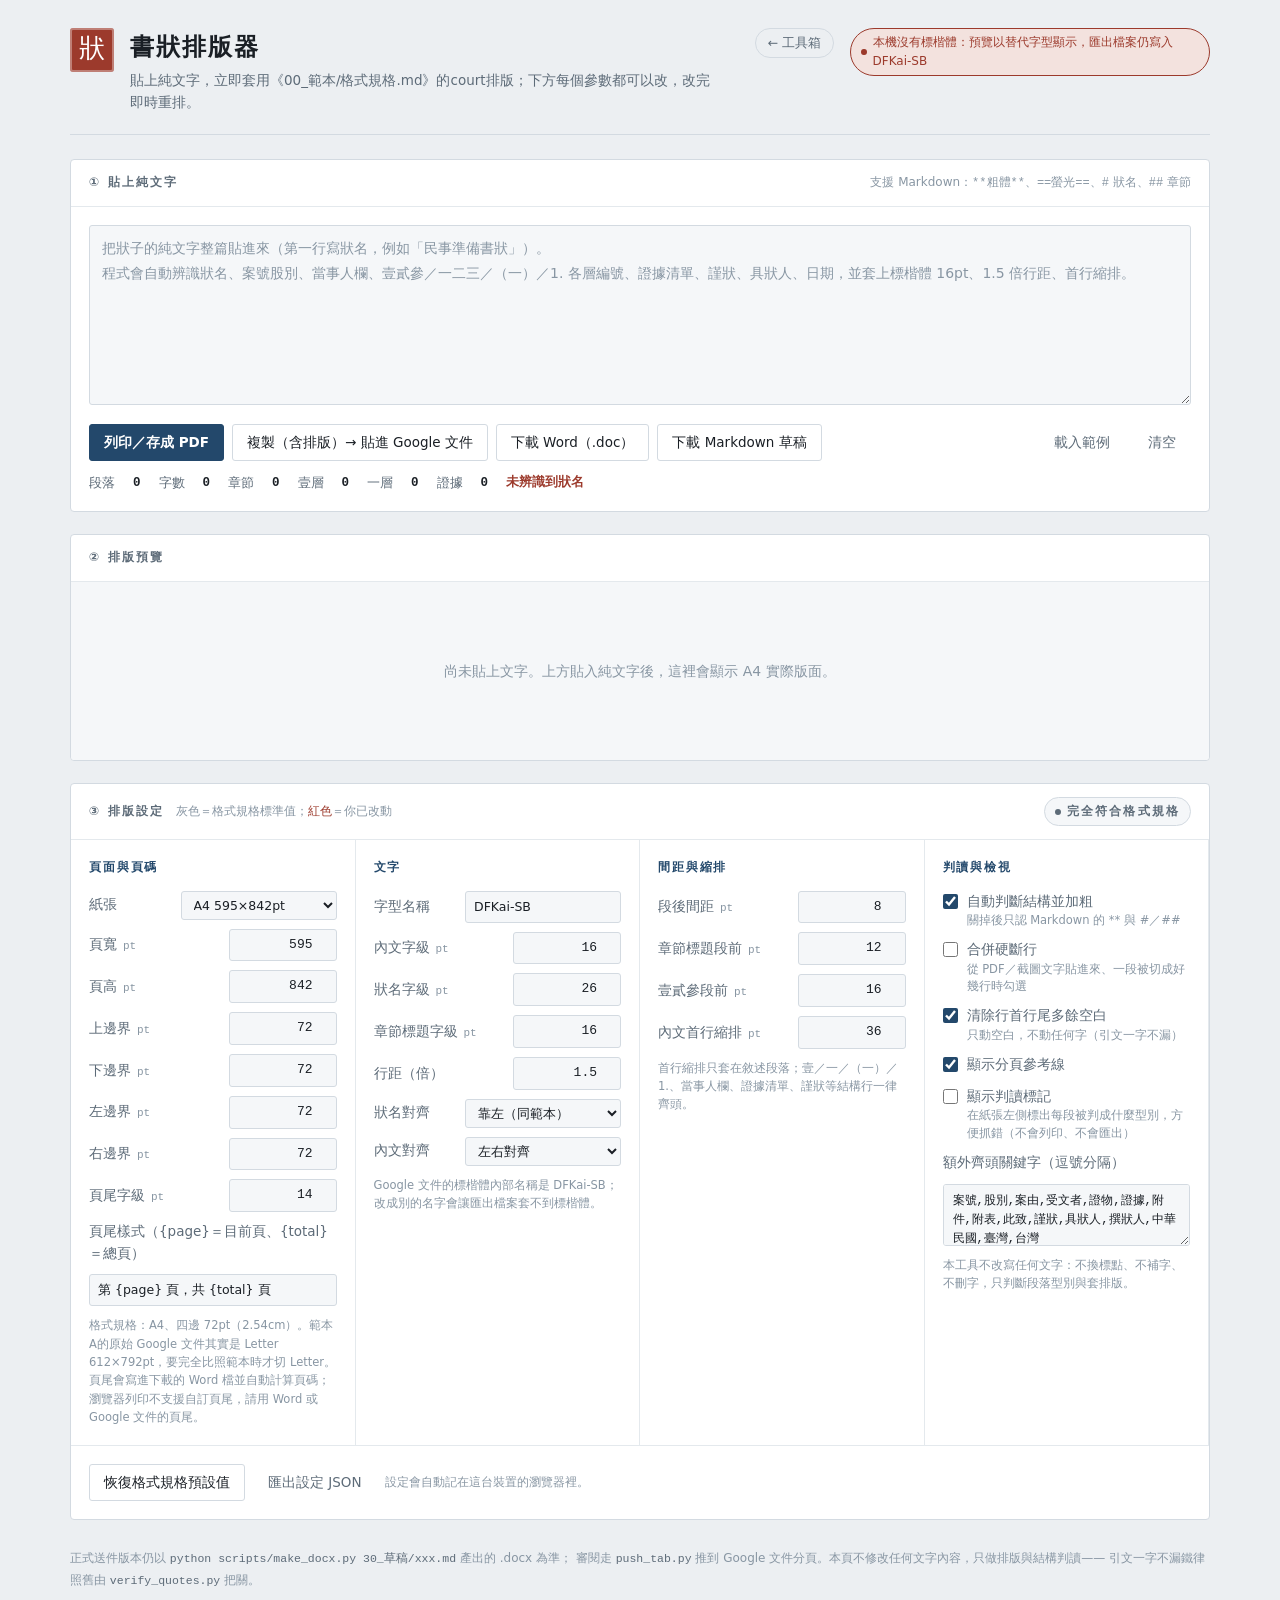
<file: 書狀排版器.html>
<!doctype html>
<html lang="zh-Hant">
<head>
<meta charset="utf-8">
<meta name="viewport" content="width=device-width, initial-scale=1">
<title>書狀排版器</title>
<link rel="stylesheet" href="assets/tool-ui.css">
<style>
/* ─────────────────────────────────────────────────────────────
   書狀排版器 — 貼上純文字，依《00_範本/格式規格.md》即時套版
   共用外觀在 assets/tool-ui.css；這裡只放「紙張預覽」的特有樣式。
   ───────────────────────────────────────────────────────────── */

textarea#src { min-height: 180px; }

/* ── 紙張預覽 ───────────────────────────────────────────── */
.paper-scroll { padding: 22px; background: var(--surface-2); border-radius: 0 0 4px 4px; overflow-x: auto; }
.paper-fit { transform-origin: top left; }
.paper {
  position: relative;
  background: var(--paper); color: var(--paper-ink);
  border: 1px solid var(--paper-edge);
  box-shadow: var(--shadow);
  margin: 0 auto;
}
.paper .content { position: relative; }
.paper p { margin: 0; white-space: pre-wrap; word-break: break-word; }
.paper mark { background: #FFF07A; color: inherit; }

.guides { position: absolute; inset: 0; pointer-events: none; }
.guide { position: absolute; left: 0; right: 0; border-top: 1px dashed color-mix(in srgb, var(--seal) 55%, transparent); }
.guide span {
  position: absolute; right: 0; top: 3px;
  font-family: var(--ui); font-size: 9pt; letter-spacing: .1em;
  color: var(--seal); background: var(--paper); padding-left: 6px;
}

/* 判讀標記（螢幕用，不列印、不匯出） */
.paper.tags p { position: relative; }
.paper.tags p::before {
  content: attr(data-kind);
  position: absolute; right: 100%; top: .35em; margin-right: 10px;
  font-family: var(--ui); font-size: 8.5pt; line-height: 1.2; letter-spacing: .04em;
  color: var(--faint); white-space: nowrap;
}
.paper.tags p[data-flag="title"]::before,
.paper.tags p[data-flag="head"]::before { color: var(--accent); }

/* ── 列印：只留紙張，版面由 @page 控制 ─────────────────── */
@media print {
  section.panel > h2, #inputPanel, #settingsPanel, .paper-scroll > .empty { display: none !important; }
  .paper-scroll { padding: 0; background: #fff; overflow: visible; }
  .paper-fit { transform: none !important; width: auto !important; height: auto !important; }
  .paper { border: none; box-shadow: none; width: auto !important; padding: 0 !important; }
  .paper.tags p::before { display: none; }
  .guides { display: none; }
}
</style>
</head>
<body>
<div class="wrap">

<header class="top">
  <a class="seal" href="index.html" title="回工具箱">狀</a>
  <div>
    <h1>書狀排版器</h1>
    <p>貼上純文字，立即套用《00_範本/格式規格.md》的court排版；下方每個參數都可以改，改完即時重排。</p>
  </div>
  <div class="spacer"></div>
  <a class="back" href="index.html">← 工具箱</a>
  <span class="chip" id="fontChip"><span class="dot"></span>字型偵測中</span>
</header>

<!-- ① 輸入 -->
<section class="panel" id="inputPanel">
  <h2><span class="t">① 貼上純文字</span>
    <span class="spacer"></span>
    <span class="note">支援 Markdown：<code>**粗體**</code>、<code>==螢光==</code>、<code>#</code> 狀名、<code>##</code> 章節</span>
  </h2>
  <div class="body">
    <textarea id="src" class="ta" spellcheck="false" placeholder="把狀子的純文字整篇貼進來（第一行寫狀名，例如「民事準備書狀」）。&#10;程式會自動辨識狀名、案號股別、當事人欄、壹貳參／一二三／（一）／1. 各層編號、證據清單、謹狀、具狀人、日期，並套上標楷體 16pt、1.5 倍行距、首行縮排。"></textarea>
    <div class="toolbar" style="margin-top:12px">
      <button class="primary" id="btnPrint">列印／存成 PDF</button>
      <button id="btnCopy">複製（含排版）→ 貼進 Google 文件</button>
      <button id="btnDoc">下載 Word（.doc）</button>
      <button id="btnMd">下載 Markdown 草稿</button>
      <span class="spacer" style="flex:1"></span>
      <button class="ghost" id="btnSample">載入範例</button>
      <button class="ghost" id="btnClear">清空</button>
    </div>
    <div class="stats" id="stats"></div>
  </div>
</section>

<!-- ② 預覽 -->
<section class="panel">
  <h2><span class="t">② 排版預覽</span>
    <span class="spacer"></span>
    <span class="note" id="pageInfo"></span>
  </h2>
  <div class="paper-scroll">
    <div class="paper-fit" id="fit">
      <div class="paper" id="paper">
        <div class="content" id="content"></div>
        <div class="guides" id="guides"></div>
      </div>
    </div>
    <div class="empty" id="empty">尚未貼上文字。上方貼入純文字後，這裡會顯示 A4 實際版面。</div>
  </div>
</section>

<!-- ③ 設定 -->
<section class="panel" id="settingsPanel">
  <h2><span class="t">③ 排版設定</span>
    <span class="note">灰色＝格式規格標準值；<span style="color:var(--seal)">紅色</span>＝你已改動</span>
    <span class="spacer"></span>
    <span class="chip" id="specChip"><span class="dot"></span>完全符合格式規格</span>
  </h2>
  <div class="groups" id="groups"></div>
  <div class="body toolbar">
    <button id="btnReset">恢復格式規格預設值</button>
    <button class="ghost" id="btnExportCfg">匯出設定 JSON</button>
    <span class="note" style="color:var(--faint);font-size:12px">設定會自動記在這台裝置的瀏覽器裡。</span>
  </div>
</section>

<footer class="foot">
  正式送件版本仍以 <code>python scripts/make_docx.py 30_草稿/xxx.md</code> 產出的 .docx 為準；
  審閱走 <code>push_tab.py</code> 推到 Google 文件分頁。本頁不修改任何文字內容，只做排版與結構判讀——
  引文一字不漏鐵律照舊由 <code>verify_quotes.py</code> 把關。
</footer>

</div>
<div class="toast" id="toast"></div>

<script>
"use strict";

/* ══════════════════════════════════════════════════════════
   1. 排版參數（預設值＝00_範本/格式規格.md）
   ══════════════════════════════════════════════════════════ */
const SPEC = {
  fontFamily:   "DFKai-SB",
  bodyPt:       16,
  titlePt:      26,
  headPt:       16,
  lineSpacing:  1.5,
  spaceAfterPt: 8,
  headBeforePt: 12,
  topBeforePt:  16,
  indentPt:     36,
  pageW:        595,
  pageH:        842,
  marginTop:    72,
  marginRight:  72,
  marginBottom: 72,
  marginLeft:   72,
  titleAlign:   "left",
  bodyAlign:    "justify",
  footerTpl:    "第 {page} 頁，共 {total} 頁",
  footerPt:     14,
  autoStruct:   true,
  mergeWrapped: false,
  trimSpaces:   true,
  showGuides:   true,
  showTags:     false,
  flushWords:   "案號,股別,案由,受文者,證物,證據,附件,附表,此致,謹狀,具狀人,撰狀人,中華民國,臺灣,台灣"
};

const PAPERS = { A4: [595, 842], Letter: [612, 792] };

let cfg = loadCfg();

function loadCfg() {
  const c = Object.assign({}, SPEC);
  try {
    const s = JSON.parse(localStorage.getItem("petition-format-cfg") || "{}");
    for (const k in c) if (k in s) c[k] = s[k];
  } catch (e) { /* 讀不到就用預設 */ }
  return c;
}
function saveCfg() {
  try { localStorage.setItem("petition-format-cfg", JSON.stringify(cfg)); } catch (e) {}
}

/* ══════════════════════════════════════════════════════════
   2. 結構判讀：純文字 → 有型別的段落
   ══════════════════════════════════════════════════════════ */
const CN = "一二三四五六七八九十百零〇";
const RE = {
  lvl1:      new RegExp("^[壹貳參肆伍陸柒捌玖拾]+[、．.]"),
  lvl2:      new RegExp("^[" + CN + "]+[、．.]\\s*"),
  lvl3:      new RegExp("^[（(][" + CN + "]+[）)]"),
  lvl4:      new RegExp("^\\d+\\s*[、．.]"),
  bracket:   /^【.{1,20}】\s*$/,
  title:     /^(民事|刑事|行政|家事)[^。，、]{0,24}(狀|書)$/,
  label:     /^(案號|股別|案由|字號|受文者|訴訟標的|訴訟標的金額|訴訟標的價額)\s*[：:]/,
  party:     new RegExp("^(聲請人|相對人|原告|被告|上訴人|被上訴人|抗告人|相對人|再抗告人|債權人|債務人|告訴人|被告訴人|自訴人|參加人|第三人|異議人|聲明人|具狀人|法定代理人|訴訟代理人|複代理人|代理人|辯護人|輔佐人)\\s*[（(：:]"),
  partySub:  /^(住居所|戶籍地址|送達代收人|住址|地址|住|居|設|址|電話|聯絡電話|行動電話|傳真|電子郵件|E-?mail|身分證統一編號|國民身分證統一編號|身分證字號|身分證|統一編號|營利事業統一編號|出生年月日)\s*[：:]?/i,
  opening:   /^為.{2,80}[事件]\s*[，,、].{0,40}[事：:]\s*$/,
  section:   /^(訴之聲明|聲明|聲請聲明|答辯聲明|上訴聲明|抗告聲明|反訴聲明|事實及理由|事實與理由|事實及證據|犯罪事實|事實|理由|證據清單|證物清單|附件清單|證據方法|結論|綜上所述|綜上所陳)\s*[：:]?\s*$/,
  evidence:  new RegExp("^(原證|被證|上證|再證|附件|附表|證)\\s*[" + CN + "\\d]+\\s*[：:]"),
  close:     /^(謹\s*狀|此\s*致|具狀人|撰狀人|中華民國|中\s*華\s*民\s*國)/,
  court:     /^(臺灣|台灣|最高|智慧財產|司法院)[^。]{0,30}(法院|法庭|署|處)[^。]{0,12}(公\s*鑒|鈞鑒)?\s*$/
};

// 齊頭（不首行縮排）的自訂關鍵字
function flushRe() {
  const words = cfg.flushWords.split(/[,，\s]+/).filter(Boolean)
    .map(w => w.replace(/[.*+?^${}()|[\]\\]/g, "\\$&"));
  return words.length ? new RegExp("^(?:" + words.join("|") + ")") : null;
}

/** 把一整篇純文字切成段落物件 */
function parse(text) {
  let lines = text.replace(/\r\n?/g, "\n").split("\n");
  if (cfg.trimSpaces) lines = lines.map(l => l.replace(/[\t 　]+$/g, "").replace(/^[\t ]+/, ""));
  lines = lines.filter(l => l.trim() !== "");

  if (cfg.mergeWrapped) lines = mergeWrapped(lines);

  const flush = flushRe();
  const blocks = [];
  let titleDone = false;

  lines.forEach((line, i) => {
    let raw = line, kind = null;

    // Markdown 明示優先
    if (raw.startsWith("## ")) { raw = raw.slice(3); kind = "section"; }
    else if (raw.startsWith("# ")) { raw = raw.slice(2); kind = "title"; titleDone = true; }

    const bare = raw.replace(/\*\*/g, "").replace(/==/g, "").trim();

    if (!kind && cfg.autoStruct) {
      if (!titleDone && i < 3 && RE.title.test(bare)) { kind = "title"; titleDone = true; }
      else if (RE.bracket.test(bare) || RE.section.test(bare)) kind = "section";
      else if (RE.lvl1.test(bare)) kind = "h1";
      else if (RE.lvl2.test(bare)) kind = "h2";
      else if (RE.lvl3.test(bare)) kind = "h3";
      else if (RE.lvl4.test(bare)) kind = "h4";
      else if (RE.label.test(bare)) kind = "label";
      else if (RE.party.test(bare)) kind = "party";
      else if (RE.partySub.test(bare)) kind = "partysub";
      else if (RE.evidence.test(bare)) kind = "evidence";
      else if (RE.opening.test(bare)) kind = "opening";
      else if (RE.close.test(bare) || RE.court.test(bare)) kind = "close";
      else if (flush && flush.test(bare)) kind = "flush";
    }
    if (!kind) kind = "body";

    blocks.push({ kind, raw, spans: inline(raw, kind) });
  });
  return blocks;
}

/** 硬斷行接合：上一行沒有句末標點、下一行也不是結構行時，視為同一段 */
function mergeWrapped(lines) {
  const out = [];        // [{ text, struct }]
  const endsSentence = /[。！？：；」』）\)】…]\s*$/;
  const isStruct = l =>
    RE.lvl1.test(l) || RE.lvl2.test(l) || RE.lvl3.test(l) || RE.lvl4.test(l) ||
    RE.bracket.test(l) || RE.section.test(l) || RE.label.test(l) || RE.party.test(l) ||
    RE.partySub.test(l) || RE.evidence.test(l) || RE.close.test(l) || RE.court.test(l) ||
    RE.title.test(l) || l.startsWith("#") || l.startsWith("**");
  lines.forEach((line, i) => {
    const struct = isStruct(line) || (i < 3 && RE.title.test(line));
    const prev = out[out.length - 1];
    // 只有「上一行是普通內文、且句子沒收尾」時，才把這一行接上去
    if (prev && !prev.struct && !struct && !endsSentence.test(prev.text)) {
      prev.text += line;
    } else out.push({ text: line, struct });
  });
  return out.map(o => o.text);
}

/** 解析 **粗體** / ==螢光==，並依型別自動加粗 */
function inline(raw, kind) {
  const spans = [];
  let bold = false, hl = false;
  raw.split(/(\*\*|==)/).forEach(seg => {
    if (seg === "**") { bold = !bold; return; }
    if (seg === "==") { hl = !hl; return; }
    if (!seg) return;
    spans.push({ t: seg, b: bold, h: hl });
  });
  if (!cfg.autoStruct) return spans;

  const allBold = ["title", "section", "h1", "h2", "opening"].includes(kind);
  if (allBold) return spans.map(s => ({ t: s.t, b: true, h: s.h }));

  // 案號：／聲請人（即…）： — 冒號前的標籤加粗，內容維持正常
  if (kind === "label" || kind === "party") {
    const full = spans.map(s => s.t).join("");
    const at = full.search(/[：:]/);
    if (at >= 0) {
      const cut = at + 1;
      const out = []; let pos = 0;
      spans.forEach(s => {
        const a = pos, b = pos + s.t.length; pos = b;
        if (b <= cut) out.push({ t: s.t, b: true, h: s.h });
        else if (a >= cut) out.push(s);
        else {
          out.push({ t: s.t.slice(0, cut - a), b: true, h: s.h });
          out.push({ t: s.t.slice(cut - a), b: s.b, h: s.h });
        }
      });
      return out;
    }
  }
  return spans;
}

/* ══════════════════════════════════════════════════════════
   3. 每種段落的排版規則（單一來源，預覽／Word／Markdown 共用）
   ══════════════════════════════════════════════════════════ */
const KIND_LABEL = {
  title: "狀名", section: "章節", h1: "壹層", h2: "一層", h3: "（一）層", h4: "1. 層",
  label: "案號欄", party: "當事人", partysub: "當事人資料", opening: "起首語",
  evidence: "證據", close: "結尾", flush: "齊頭", body: "內文"
};

function styleOf(kind) {
  const s = {
    size: cfg.bodyPt,
    before: 0,
    after: cfg.spaceAfterPt,
    indent: 0,
    align: cfg.bodyAlign
  };
  switch (kind) {
    case "title":   s.size = cfg.titlePt; s.align = cfg.titleAlign; break;
    case "section": s.size = cfg.headPt; s.before = cfg.headBeforePt; s.align = "left"; break;
    case "h1":      s.before = cfg.topBeforePt; s.align = "left"; break;
    case "h2": case "h3": case "h4":
    case "label": case "party": case "partysub":
    case "opening": case "evidence": case "close": case "flush":
      s.align = "left"; break;
    default:        s.indent = cfg.indentPt;
  }
  return s;
}

/* ══════════════════════════════════════════════════════════
   4. 預覽渲染
   ══════════════════════════════════════════════════════════ */
const $ = id => document.getElementById(id);
const esc = t => t.replace(/&/g, "&amp;").replace(/</g, "&lt;").replace(/>/g, "&gt;");
// 用單引號，才能安全放進 style="…" 屬性字串（匯出用）
const fontStack = () =>
  `'${cfg.fontFamily}', '標楷體', 'BiauKai', 'Kaiti TC', 'STKaiti', '楷体', serif`;

let blocks = [];

function render() {
  const text = $("src").value;
  blocks = text.trim() ? parse(text) : [];

  const paper = $("paper"), content = $("content");
  $("empty").style.display = blocks.length ? "none" : "block";
  $("paper").style.display = blocks.length ? "block" : "none";

  paper.style.width = cfg.pageW + "pt";
  paper.style.paddingTop = cfg.marginTop + "pt";
  paper.style.paddingRight = cfg.marginRight + "pt";
  paper.style.paddingBottom = cfg.marginBottom + "pt";
  paper.style.paddingLeft = cfg.marginLeft + "pt";
  paper.style.fontFamily = fontStack();
  paper.style.fontSize = cfg.bodyPt + "pt";
  paper.style.lineHeight = cfg.lineSpacing;
  paper.classList.toggle("tags", !!cfg.showTags);

  content.innerHTML = blocks.map(b => {
    const s = styleOf(b.kind);
    const css = [
      "font-size:" + s.size + "pt",
      "line-height:" + cfg.lineSpacing,
      "margin-top:" + s.before + "pt",
      "margin-bottom:" + s.after + "pt",
      "text-indent:" + s.indent + "pt",
      "text-align:" + s.align
    ].join(";");
    const inner = b.spans.map(sp => {
      let t = esc(sp.t);
      if (sp.b) t = "<b>" + t + "</b>";
      if (sp.h) t = "<mark>" + t + "</mark>";
      return t;
    }).join("");
    return `<p data-kind="${KIND_LABEL[b.kind]}" data-flag="${b.kind === "title" ? "title" : (["section","h1","h2"].includes(b.kind) ? "head" : "")}" style="${css}">${inner || "&nbsp;"}</p>`;
  }).join("");

  drawGuides();
  fitPaper();
  updateStats();
  injectPageRule();   // 讓 Ctrl+P 直接列印時也套用目前紙張與邊界
}

function drawGuides() {
  const g = $("guides");
  g.innerHTML = "";
  if (!cfg.showGuides || !blocks.length) { $("pageInfo").textContent = ""; return; }
  const PX = 4 / 3;                              // 1pt = 4/3 px（96dpi）
  const pageH = (cfg.pageH - cfg.marginTop - cfg.marginBottom) * PX;
  const total = $("content").offsetHeight;   // 用 offsetHeight：不受預覽縮放 transform 影響
  const pages = Math.max(1, Math.ceil(total / pageH));
  for (let i = 1; i < pages; i++) {
    const d = document.createElement("div");
    d.className = "guide";
    d.style.top = (cfg.marginTop * PX + i * pageH) + "px";
    d.innerHTML = `<span>第 ${i + 1} 頁</span>`;
    g.appendChild(d);
  }
  $("pageInfo").textContent = `約 ${pages} 頁（分頁線為估算，實際以 Word／Google 文件為準）`;
}

function fitPaper() {
  const wrap = $("fit").parentElement;
  const avail = wrap.clientWidth - 44;
  const w = cfg.pageW * 4 / 3;
  const s = Math.min(1, avail / w);
  $("fit").style.transform = `scale(${s})`;
  $("fit").style.width = w + "px";
  $("fit").style.height = s < 1 ? ($("paper").offsetHeight * s) + "px" : "auto";
}

function updateStats() {
  const chars = blocks.reduce((n, b) => n + b.spans.reduce((m, s) => m + s.t.length, 0), 0);
  const count = k => blocks.filter(b => b.kind === k).length;
  $("stats").innerHTML = [
    `段落 <b>${blocks.length}</b>`,
    `字數 <b>${chars.toLocaleString()}</b>`,
    `章節 <b>${count("section")}</b>`,
    `壹層 <b>${count("h1")}</b>`,
    `一層 <b>${count("h2")}</b>`,
    `證據 <b>${count("evidence")}</b>`,
    blocks.some(b => b.kind === "title") ? "狀名 <b>已辨識</b>" : "<b style='color:var(--seal)'>未辨識到狀名</b>"
  ].join("");
}

/* ══════════════════════════════════════════════════════════
   5. 設定面板
   ══════════════════════════════════════════════════════════ */
const GROUPS = [
  { title: "頁面與頁碼", fields: [
      { k: "paper", type: "select", label: "紙張", opts: [["A4", "A4 595×842pt"], ["Letter", "Letter 612×792pt"], ["custom", "自訂"]] },
      { k: "pageW", type: "num", label: "頁寬", unit: "pt" },
      { k: "pageH", type: "num", label: "頁高", unit: "pt" },
      { k: "marginTop", type: "num", label: "上邊界", unit: "pt" },
      { k: "marginBottom", type: "num", label: "下邊界", unit: "pt" },
      { k: "marginLeft", type: "num", label: "左邊界", unit: "pt" },
      { k: "marginRight", type: "num", label: "右邊界", unit: "pt" },
      { k: "footerPt", type: "num", label: "頁尾字級", unit: "pt", step: 0.5 },
      { k: "footerTpl", type: "text", label: "頁尾樣式（{page}＝目前頁、{total}＝總頁）", wide: true }
    ], hint: "格式規格：A4、四邊 72pt（2.54cm）。範本A的原始 Google 文件其實是 Letter 612×792pt，要完全比照範本時才切 Letter。<br>頁尾會寫進下載的 Word 檔並自動計算頁碼；瀏覽器列印不支援自訂頁尾，請用 Word 或 Google 文件的頁尾。" },

  { title: "文字", fields: [
      { k: "fontFamily", type: "text", label: "字型名稱" },
      { k: "bodyPt", type: "num", label: "內文字級", unit: "pt", step: 0.5 },
      { k: "titlePt", type: "num", label: "狀名字級", unit: "pt", step: 0.5 },
      { k: "headPt", type: "num", label: "章節標題字級", unit: "pt", step: 0.5 },
      { k: "lineSpacing", type: "num", label: "行距（倍）", step: 0.05 },
      { k: "titleAlign", type: "select", label: "狀名對齊", opts: [["left", "靠左（同範本）"], ["center", "置中"]] },
      { k: "bodyAlign", type: "select", label: "內文對齊", opts: [["justify", "左右對齊"], ["left", "靠左"]] }
    ], hint: "Google 文件的標楷體內部名稱是 DFKai-SB；改成別的名字會讓匯出檔案套不到標楷體。" },

  { title: "間距與縮排", fields: [
      { k: "spaceAfterPt", type: "num", label: "段後間距", unit: "pt", step: 0.5 },
      { k: "headBeforePt", type: "num", label: "章節標題段前", unit: "pt", step: 0.5 },
      { k: "topBeforePt", type: "num", label: "壹貳參段前", unit: "pt", step: 0.5 },
      { k: "indentPt", type: "num", label: "內文首行縮排", unit: "pt", step: 0.5 }
    ], hint: "首行縮排只套在敘述段落；壹／一／（一）／1.、當事人欄、證據清單、謹狀等結構行一律齊頭。" },

  { title: "判讀與檢視", fields: [
      { k: "autoStruct", type: "check", label: "自動判斷結構並加粗", sub: "關掉後只認 Markdown 的 ** 與 #／##" },
      { k: "mergeWrapped", type: "check", label: "合併硬斷行", sub: "從 PDF／截圖文字貼進來、一段被切成好幾行時勾選" },
      { k: "trimSpaces", type: "check", label: "清除行首行尾多餘空白", sub: "只動空白，不動任何字（引文一字不漏）" },
      { k: "showGuides", type: "check", label: "顯示分頁參考線" },
      { k: "showTags", type: "check", label: "顯示判讀標記", sub: "在紙張左側標出每段被判成什麼型別，方便抓錯（不會列印、不會匯出）" },
      { k: "flushWords", type: "area", label: "額外齊頭關鍵字（逗號分隔）" }
    ], hint: "本工具不改寫任何文字：不換標點、不補字、不刪字，只判斷段落型別與套排版。" }
];

function buildSettings() {
  const host = $("groups");
  host.innerHTML = "";
  GROUPS.forEach(g => {
    const div = document.createElement("div");
    div.className = "group";
    div.innerHTML = `<h3>${g.title}</h3>`;
    g.fields.forEach(f => div.appendChild(fieldEl(f)));
    if (g.hint) div.insertAdjacentHTML("beforeend", `<p class="hint">${g.hint}</p>`);
    host.appendChild(div);
  });
  syncSettings();
}

function fieldEl(f) {
  const wrap = document.createElement("div");
  if (f.type === "check") {
    wrap.className = "check";
    wrap.innerHTML = `<input type="checkbox" id="f_${f.k}"><span>${f.label}${f.sub ? `<small>${f.sub}</small>` : ""}</span>`;
    wrap.querySelector("input").addEventListener("change", e => {
      cfg[f.k] = e.target.checked; commit();
    });
    return wrap;
  }
  wrap.className = "field" + ((f.type === "area" || f.wide) ? " wide" : "");
  wrap.id = "fw_" + f.k;
  const spec = f.k in SPEC ? `<span class="spec" id="spec_${f.k}"></span>` : "";
  const labelHtml = `<label for="f_${f.k}">${f.label}${f.unit ? "" : ""}${spec}</label>`;

  if (f.type === "area") {
    wrap.innerHTML = `${labelHtml}<textarea id="f_${f.k}" spellcheck="false"></textarea>`;
  } else if (f.type === "select") {
    wrap.innerHTML = `${labelHtml}<select id="f_${f.k}">${f.opts.map(o => `<option value="${o[0]}">${o[1]}</option>`).join("")}</select>`;
  } else if (f.type === "text") {
    wrap.innerHTML = `${labelHtml}<input type="text" id="f_${f.k}">`;
  } else {
    wrap.innerHTML = `${labelHtml}<input type="number" id="f_${f.k}" step="${f.step || 1}">`;
  }

  const el = wrap.querySelector("#f_" + f.k);
  const ev = (f.type === "select") ? "change" : "input";
  el.addEventListener(ev, e => {
    if (f.k === "paper") { applyPaper(e.target.value); return; }
    cfg[f.k] = (f.type === "num") ? parseFloat(e.target.value || 0) : e.target.value;
    commit();
  });
  return wrap;
}

function applyPaper(name) {
  if (PAPERS[name]) { cfg.pageW = PAPERS[name][0]; cfg.pageH = PAPERS[name][1]; }
  commit();
}

function currentPaperName() {
  for (const k in PAPERS) if (PAPERS[k][0] === cfg.pageW && PAPERS[k][1] === cfg.pageH) return k;
  return "custom";
}

function syncSettings() {
  GROUPS.forEach(g => g.fields.forEach(f => {
    const el = $("f_" + f.k);
    if (!el) return;
    if (f.type === "check") el.checked = !!cfg[f.k];
    else if (f.k === "paper") el.value = currentPaperName();
    else el.value = cfg[f.k];

    const spec = $("spec_" + f.k);
    if (spec) {
      const off = String(cfg[f.k]) !== String(SPEC[f.k]);
      spec.textContent = off ? `規格 ${SPEC[f.k]}${f.unit || ""}` : (f.unit ? f.unit : "");
      $("fw_" + f.k).classList.toggle("off", off);
    }
  }));
  // 只算「排版」項目；顯示偏好（參考線、判讀標記）不算偏離規格
  const VIEW_ONLY = ["showGuides", "showTags", "mergeWrapped", "trimSpaces", "autoStruct", "flushWords"];
  const changed = Object.keys(SPEC)
    .filter(k => !VIEW_ONLY.includes(k))
    .filter(k => String(cfg[k]) !== String(SPEC[k]));
  const chip = $("specChip");
  if (chip) {
    chip.className = "chip" + (changed.length ? " warn" : "");
    chip.innerHTML = `<span class="dot"></span>${changed.length ? `已偏離格式規格 ${changed.length} 項` : "完全符合格式規格"}`;
  }
}

function commit() { saveCfg(); syncSettings(); render(); }

/* ══════════════════════════════════════════════════════════
   6. 匯出
   ══════════════════════════════════════════════════════════ */
function paperHtml(forWord) {
  const font = forWord ? `'${cfg.fontFamily}'` : fontStack();
  return blocks.map(b => {
    const s = styleOf(b.kind);
    const css = [
      "font-family:" + font,
      "font-size:" + s.size + "pt",
      "line-height:" + (forWord ? Math.round(cfg.lineSpacing * 100) + "%" : cfg.lineSpacing),
      "margin:" + s.before + "pt 0 " + s.after + "pt 0",
      "text-indent:" + s.indent + "pt",
      "text-align:" + s.align
    ].join(";");
    const inner = b.spans.map(sp => {
      let t = esc(sp.t);
      if (sp.b) t = "<b>" + t + "</b>";
      if (sp.h) t = `<span style="background:#FFFF00">${t}</span>`;
      return `<span style="font-family:${font};font-size:${s.size}pt">${t}</span>`;
    }).join("");
    return `<p class="MsoNormal" style="${css}">${inner}</p>`;
  }).join("\n");
}

function wordField(code) {
  return `<!--[if supportFields]><span style='mso-element:field-begin'></span>${code}<span style='mso-element:field-separator'></span><![endif]-->1<!--[if supportFields]><span style='mso-element:field-end'></span><![endif]-->`;
}

function buildDoc() {
  const footer = esc(cfg.footerTpl)
    .replace("{page}", wordField("PAGE"))
    .replace("{total}", wordField("NUMPAGES"));
  return `<html xmlns:o="urn:schemas-microsoft-com:office:office" xmlns:w="urn:schemas-microsoft-com:office:word" xmlns="http://www.w3.org/TR/REC-html40">
<head><meta charset="utf-8">
<!--[if gte mso 9]><xml><w:WordDocument><w:View>Print</w:View><w:Zoom>100</w:Zoom></w:WordDocument></xml><![endif]-->
<style>
@page WordSection1 { size:${cfg.pageW}pt ${cfg.pageH}pt;
  margin:${cfg.marginTop}pt ${cfg.marginRight}pt ${cfg.marginBottom}pt ${cfg.marginLeft}pt;
  mso-footer:f1; mso-footer-margin:36.0pt; }
div.WordSection1 { page:WordSection1; }
p.MsoNormal { font-family:"${cfg.fontFamily}"; font-size:${cfg.bodyPt}pt; line-height:${Math.round(cfg.lineSpacing * 100)}%; margin:0 0 ${cfg.spaceAfterPt}pt 0; }
p.MsoFooter { font-family:"${cfg.fontFamily}"; font-size:${cfg.footerPt}pt; text-align:center; margin:0; }
b { font-weight:bold; }
</style></head>
<body lang="ZH-TW">
<div class="WordSection1">
${paperHtml(true)}
</div>
<div style="mso-element:footer" id="f1"><p class="MsoFooter">${footer}</p></div>
</body></html>`;
}

function buildMarkdown() {
  return blocks.map(b => {
    const text = b.spans.map(sp => {
      let t = sp.t;
      if (sp.h) t = "==" + t + "==";
      return t;
    }).join("");
    const bolded = b.spans.every(sp => sp.b) && b.spans.length > 0;
    switch (b.kind) {
      case "title":   return "# " + text;
      case "section": return "## " + text;
      case "h1": case "h2": case "opening":
        return "**" + text + "**";
      default:
        if (b.kind === "label" || b.kind === "party") {
          const at = text.search(/[：:]/);
          if (at >= 0) return "**" + text.slice(0, at + 1) + "**" + text.slice(at + 1);
        }
        return bolded ? "**" + text + "**" : text;
    }
  }).join("\n\n");
}

function docName() {
  const t = blocks.find(b => b.kind === "title");
  const raw = t ? t.spans.map(s => s.t).join("") : "書狀";
  return raw.replace(/[\\\/:*?"<>|]/g, "").trim() || "書狀";
}

function download(filename, content, mime) {
  const blob = new Blob(["﻿" + content], { type: mime });
  const a = document.createElement("a");
  a.href = URL.createObjectURL(blob);
  a.download = filename;
  document.body.appendChild(a); a.click(); a.remove();
  setTimeout(() => URL.revokeObjectURL(a.href), 4000);
}

async function copyRich() {
  const html = `<div style="font-family:${fontStack()}">${paperHtml(false)}</div>`;
  const plain = blocks.map(b => b.spans.map(s => s.t).join("")).join("\n");
  try {
    await navigator.clipboard.write([new ClipboardItem({
      "text/html": new Blob([html], { type: "text/html" }),
      "text/plain": new Blob([plain], { type: "text/plain" })
    })]);
    toast("已複製（含排版）— 到 Google 文件按 Ctrl+V");
  } catch (e) {
    const host = document.createElement("div");
    host.style.cssText = "position:fixed;left:-9999px;top:0";
    host.innerHTML = html;
    document.body.appendChild(host);
    const r = document.createRange(); r.selectNodeContents(host);
    const sel = getSelection(); sel.removeAllRanges(); sel.addRange(r);
    const ok = document.execCommand("copy");
    sel.removeAllRanges(); host.remove();
    toast(ok ? "已複製（含排版）— 到 Google 文件按 Ctrl+V" : "瀏覽器擋下複製，請改用「下載 Word」");
  }
}

/* ══════════════════════════════════════════════════════════
   7. 事件與啟動
   ══════════════════════════════════════════════════════════ */
let toastTimer;
function toast(msg) {
  const t = $("toast");
  t.textContent = msg; t.classList.add("show");
  clearTimeout(toastTimer);
  toastTimer = setTimeout(() => t.classList.remove("show"), 2600);
}

// 範例一律用虛構當事人與地址（本頁可能放在公開網址，不放任何真實個資）
const SAMPLE = `民事準備書狀
案號：115年度訴字第○○號
股別：○股
原告（即反訴被告）：王大明
住址：臺北市中正區○○路○段○號○樓
電話：0900-000-000
被告（即反訴原告）：李小華
設：臺北市大安區○○路○段○號
為請求損害賠償事件，依法提出準備書狀事：
【聲明】
一、被告之訴駁回。
二、訴訟費用由被告負擔。
【事實及理由】
壹、程序事項
一、本件訴訟標的與前案不同，並無重複起訴之問題
本件原告請求之訴訟標的為不當得利返還請求權，與前案請求之損害賠償請求權，訴訟標的並不相同，自無民事訴訟法第253條重複起訴禁止之適用。
（一）前案訴訟標的之範圍
1. 前案係以買賣契約解除後之回復原狀請求權為訴訟標的。
2. 本件則係以被告無權占有系爭房屋所受之利益為訴訟標的，兩者顯然有別。
貳、實體事項
一、被告所稱之借款債權並不存在
被告主張兩造間存有借款關係，惟迄未提出任何借據、匯款用途約定或利息計算依據，其主張顯屬無據。按民事訴訟法第277條前段規定「當事人主張有利於己之事實者，就其事實有舉證之責任」，定有明文。
證據清單：
原證一：不動產買賣契約書影本。
原證二：114年度仲執字第○號民事裁定影本。
謹 狀
臺灣臺北地方法院民事庭 公鑒
具狀人：王大明
中華民國 115 年 8 月 6 日`;

function init() {
  buildSettings();
  $("src").addEventListener("input", render);
  $("btnPrint").addEventListener("click", () => {
    if (!blocks.length) return toast("還沒有內容可以列印");
    injectPageRule(); window.print();
  });
  $("btnCopy").addEventListener("click", () => blocks.length ? copyRich() : toast("還沒有內容可以複製"));
  $("btnDoc").addEventListener("click", () => {
    if (!blocks.length) return toast("還沒有內容可以下載");
    download(docName() + ".doc", buildDoc(), "application/msword");
    toast("已下載 .doc — Word 開啟後即為標楷體版面");
  });
  $("btnMd").addEventListener("click", () => {
    if (!blocks.length) return toast("還沒有內容可以下載");
    download(docName() + ".md", buildMarkdown(), "text/markdown;charset=utf-8");
    toast("已下載 .md — 可放進 30_草稿/ 再跑 push_tab.py／make_docx.py");
  });
  $("btnSample").addEventListener("click", () => { $("src").value = SAMPLE; render(); });
  $("btnClear").addEventListener("click", () => { $("src").value = ""; render(); $("src").focus(); });
  $("btnReset").addEventListener("click", () => {
    cfg = Object.assign({}, SPEC); commit(); toast("已恢復《格式規格.md》預設值");
  });
  $("btnExportCfg").addEventListener("click", () => {
    download("排版設定.json", JSON.stringify(cfg, null, 2), "application/json");
  });

  addEventListener("resize", () => { fitPaper(); drawGuides(); });
  detectFont();
  render();
}

/** 依目前設定注入 @page，讓瀏覽器列印用同一組紙張與邊界 */
function injectPageRule() {
  let el = $("pageRule");
  if (!el) { el = document.createElement("style"); el.id = "pageRule"; document.head.appendChild(el); }
  el.textContent = `@page { size:${cfg.pageW}pt ${cfg.pageH}pt; margin:${cfg.marginTop}pt ${cfg.marginRight}pt ${cfg.marginBottom}pt ${cfg.marginLeft}pt; }`;
}

/** 量測法偵測本機是否真的有這套字型（document.fonts.check 會誤報，故改用寬度比對） */
function hasFont(name) {
  const probe = "測試字樣ABCあ國家賠償法";
  const cv = document.createElement("canvas").getContext("2d");
  const base = ["monospace", "serif", "sans-serif"];
  return base.some(b => {
    cv.font = `40px ${b}`;
    const w0 = cv.measureText(probe).width;
    cv.font = `40px '${name}', ${b}`;
    return Math.abs(cv.measureText(probe).width - w0) > 0.5;
  });
}

function detectFont() {
  const chip = $("fontChip");
  const ok = hasFont(cfg.fontFamily) || hasFont("標楷體");
  chip.className = "chip" + (ok ? "" : " warn");
  chip.innerHTML = `<span class="dot"></span>` + (ok
    ? "本機有標楷體，預覽即實際字型"
    : "本機沒有標楷體：預覽以替代字型顯示，匯出檔案仍寫入 " + cfg.fontFamily);
}

if (document.readyState === "loading") addEventListener("DOMContentLoaded", init);
else init();
</script>
</body>
</html>
</file>
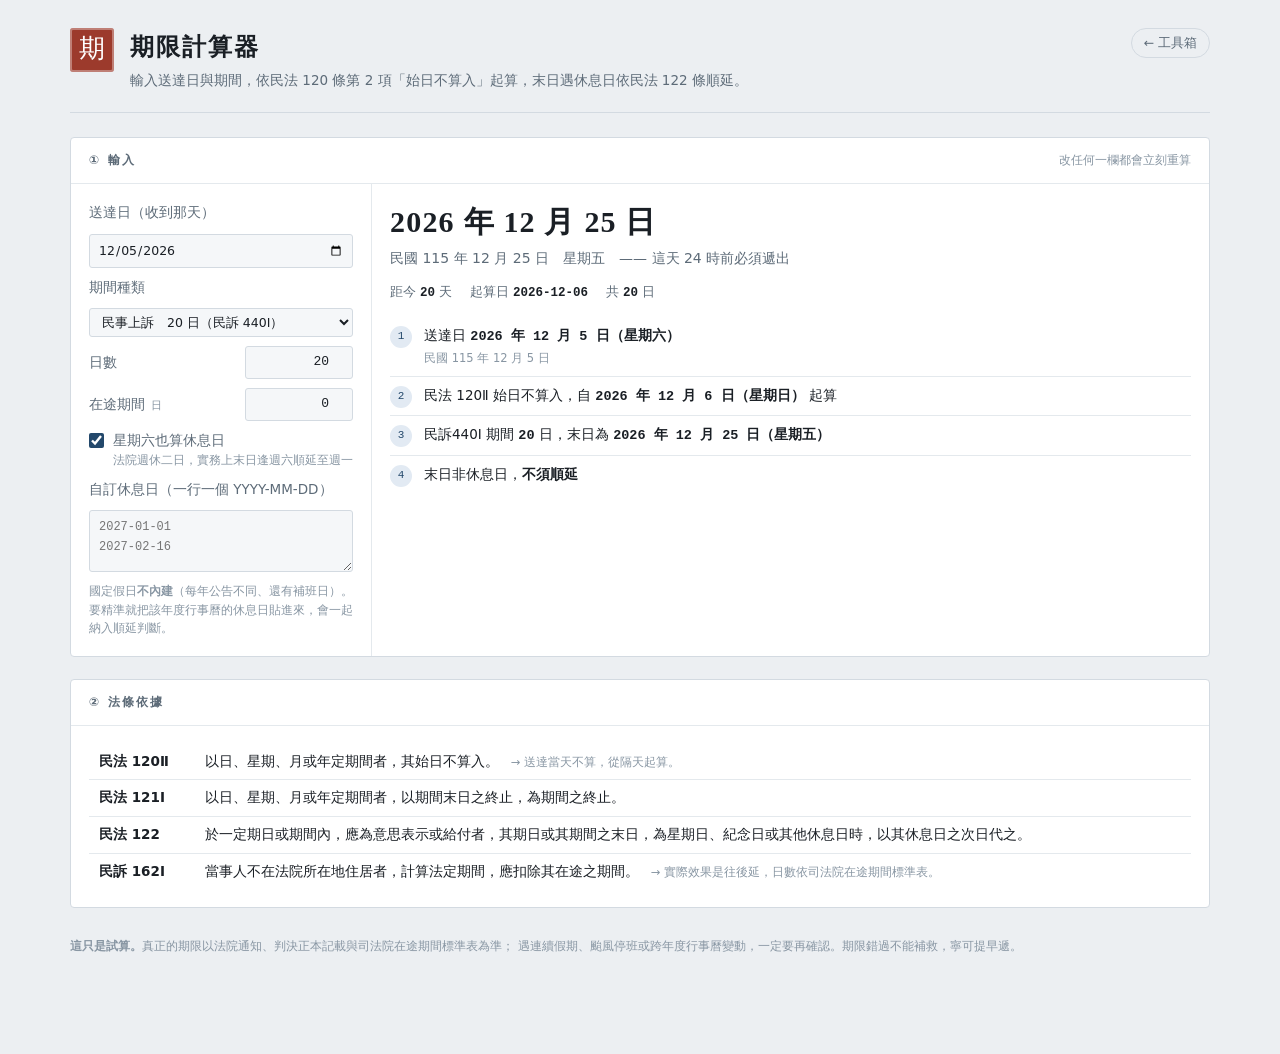
<file: 期限計算器.html>
<!doctype html>
<html lang="zh-Hant">
<head>
<meta charset="utf-8">
<meta name="viewport" content="width=device-width, initial-scale=1">
<title>期限計算器</title>
<link rel="stylesheet" href="assets/tool-ui.css">
<style>
.big {
  font-family: var(--kai); font-size: 30px; font-weight: 700; letter-spacing: .04em;
  line-height: 1.35; margin: 0;
}
.big small { display: block; font-size: 14px; font-weight: 400; color: var(--muted); letter-spacing: normal; margin-top: 6px; font-family: var(--ui); }
.countdown { font-family: var(--mono); font-variant-numeric: tabular-nums; }
.steps { counter-reset: s; margin: 0; padding: 0; list-style: none; }
.steps li {
  position: relative; padding: 8px 0 8px 34px; font-size: 13.5px;
  border-bottom: 1px solid var(--line-soft);
}
.steps li:last-child { border-bottom: none; }
.steps li::before {
  counter-increment: s; content: counter(s);
  position: absolute; left: 0; top: 9px;
  width: 22px; height: 22px; border-radius: 50%;
  background: var(--accent-soft); color: var(--accent);
  font-size: 11px; font-family: var(--mono); display: grid; place-items: center;
}
.steps li b { font-family: var(--mono); font-variant-numeric: tabular-nums; }
.steps li small { display: block; color: var(--faint); font-size: 11.5px; margin-top: 2px; }
.two { display: grid; grid-template-columns: 300px 1fr; gap: 0; }
@media (max-width: 760px) { .two { grid-template-columns: 1fr; } }
.pane { padding: 18px; min-width: 0; }
.pane + .pane { border-left: 1px solid var(--line-soft); }
@media (max-width: 760px) { .pane + .pane { border-left: none; border-top: 1px solid var(--line-soft); } }
</style>
</head>
<body>
<div class="wrap">

<header class="top">
  <a class="seal" href="index.html" title="回工具箱">期</a>
  <div>
    <h1>期限計算器</h1>
    <p>輸入送達日與期間，依民法 120 條第 2 項「始日不算入」起算，末日遇休息日依民法 122 條順延。</p>
  </div>
  <div class="spacer"></div>
  <a class="back" href="index.html">← 工具箱</a>
</header>

<section class="panel">
  <h2><span class="t">① 輸入</span>
    <span class="spacer"></span>
    <span class="note">改任何一欄都會立刻重算</span>
  </h2>
  <div class="two">
    <div class="pane">
      <div class="field wide"><label for="f_serve">送達日（收到那天）</label>
        <input type="date" id="f_serve"></div>
      <div class="field wide"><label for="f_kind">期間種類</label>
        <select id="f_kind">
          <option value="20|民訴440Ⅰ">民事上訴　20 日（民訴 440Ⅰ）</option>
          <option value="10|民訴487">民事抗告　10 日（民訴 487）</option>
          <option value="30|民訴500Ⅰ">再審之訴　30 日（民訴 500Ⅰ）</option>
          <option value="20|民訴516Ⅰ">支付命令異議　20 日（民訴 516Ⅰ）</option>
          <option value="10|強執12Ⅰ">強制執行聲明異議　10 日（強執 12Ⅰ）</option>
          <option value="20|刑訴349">刑事上訴　20 日（刑訴 349）</option>
          <option value="10|刑訴406">刑事抗告　10 日（刑訴 406）</option>
          <option value="10|刑訴416Ⅲ">刑事準抗告　10 日（刑訴 416Ⅲ）</option>
          <option value="custom|自訂">自訂日數</option>
        </select></div>
      <div class="field"><label for="f_days">日數</label>
        <input type="number" id="f_days" min="1" step="1"></div>
      <div class="field"><label for="f_transit">在途期間<span class="spec">日</span></label>
        <input type="number" id="f_transit" min="0" step="1" value="0"></div>
      <label class="check"><input type="checkbox" id="f_sat" checked>
        <span>星期六也算休息日<small>法院週休二日，實務上末日逢週六順延至週一</small></span></label>
      <div class="field wide"><label for="f_holidays">自訂休息日（一行一個 YYYY-MM-DD）</label>
        <textarea id="f_holidays" spellcheck="false" placeholder="2027-01-01&#10;2027-02-16"></textarea></div>
      <p class="hint">國定假日<strong>不內建</strong>（每年公告不同、還有補班日）。要精準就把該年度行事曆的休息日貼進來，會一起納入順延判斷。</p>
    </div>
    <div class="pane">
      <p class="big" id="due">—<small id="dueNote">先選送達日</small></p>
      <div class="stats" id="stats" style="margin-top:14px"></div>
      <ol class="steps" id="steps" style="margin-top:14px"></ol>
    </div>
  </div>
</section>

<section class="panel">
  <h2><span class="t">② 法條依據</span></h2>
  <div class="body">
    <table class="tbl">
      <tbody>
        <tr><td style="white-space:nowrap"><b>民法 120Ⅱ</b></td><td>以日、星期、月或年定期間者，其始日不算入。<span class="hint" style="display:inline">　→ 送達當天不算，從隔天起算。</span></td></tr>
        <tr><td style="white-space:nowrap"><b>民法 121Ⅰ</b></td><td>以日、星期、月或年定期間者，以期間末日之終止，為期間之終止。</td></tr>
        <tr><td style="white-space:nowrap"><b>民法 122</b></td><td>於一定期日或期間內，應為意思表示或給付者，其期日或其期間之末日，為星期日、紀念日或其他休息日時，以其休息日之次日代之。</td></tr>
        <tr><td style="white-space:nowrap"><b>民訴 162Ⅰ</b></td><td>當事人不在法院所在地住居者，計算法定期間，應扣除其在途之期間。<span class="hint" style="display:inline">　→ 實際效果是往後延，日數依司法院在途期間標準表。</span></td></tr>
      </tbody>
    </table>
  </div>
</section>

<footer class="foot">
  <strong>這只是試算。</strong>真正的期限以法院通知、判決正本記載與司法院在途期間標準表為準；
  遇連續假期、颱風停班或跨年度行事曆變動，一定要再確認。期限錯過不能補救，寧可提早遞。
</footer>

</div>

<script>
"use strict";
const $ = id => document.getElementById(id);
const WD = ["日", "一", "二", "三", "四", "五", "六"];

const fmt = d => `${d.getFullYear()}-${String(d.getMonth() + 1).padStart(2, "0")}-${String(d.getDate()).padStart(2, "0")}`;
const show = d => `${d.getFullYear()} 年 ${d.getMonth() + 1} 月 ${d.getDate()} 日（星期${WD[d.getDay()]}）`;
const roc = d => `民國 ${d.getFullYear() - 1911} 年 ${d.getMonth() + 1} 月 ${d.getDate()} 日`;
const addDays = (d, n) => new Date(d.getFullYear(), d.getMonth(), d.getDate() + n);

function holidaySet() {
  const s = new Set();
  $("f_holidays").value.split(/\r?\n/).forEach(l => {
    const m = l.trim().match(/^(\d{4})[-/.](\d{1,2})[-/.](\d{1,2})$/);
    if (m) s.add(`${m[1]}-${String(+m[2]).padStart(2, "0")}-${String(+m[3]).padStart(2, "0")}`);
  });
  return s;
}

function restReason(d, hol, sat) {
  if (d.getDay() === 0) return "星期日";
  if (sat && d.getDay() === 6) return "星期六";
  if (hol.has(fmt(d))) return "自訂休息日";
  return null;
}

function calc() {
  const v = $("f_serve").value;
  const steps = $("steps"), due = $("due"), note = $("dueNote");
  if (!v) {
    steps.innerHTML = ""; due.firstChild.textContent = "—";
    note.textContent = "先選送達日"; $("stats").innerHTML = "";
    return;
  }
  const [y, m, d] = v.split("-").map(Number);
  const serve = new Date(y, m - 1, d);
  const days = Math.max(1, parseInt($("f_days").value || 0, 10));
  const transit = Math.max(0, parseInt($("f_transit").value || 0, 10));
  const sat = $("f_sat").checked;
  const hol = holidaySet();
  const basis = $("f_kind").selectedOptions[0].value.split("|")[1];

  const li = [];
  li.push(`送達日 <b>${show(serve)}</b><small>${roc(serve)}</small>`);

  const start = addDays(serve, 1);
  li.push(`民法 120Ⅱ 始日不算入，自 <b>${show(start)}</b> 起算`);

  let end = addDays(start, days - 1);
  li.push(`${basis === "自訂" ? "自訂" : basis} 期間 <b>${days}</b> 日，末日為 <b>${show(end)}</b>`);

  if (transit) {
    end = addDays(end, transit);
    li.push(`加計在途期間 <b>${transit}</b> 日 → <b>${show(end)}</b><small>民訴 162Ⅰ；日數依司法院在途期間標準表</small>`);
  }

  let moved = 0, reason = null;
  while (true) {
    const r = restReason(end, hol, sat);
    if (!r) break;
    reason = r; end = addDays(end, 1); moved++;
    if (moved > 30) break;
  }
  if (moved) li.push(`末日為${reason}，民法 122 順延 <b>${moved}</b> 日 → <b>${show(end)}</b>`);
  else li.push(`末日非休息日，<b>不須順延</b>`);

  steps.innerHTML = li.map(t => `<li>${t}</li>`).join("");

  due.innerHTML = `${end.getFullYear()} 年 ${end.getMonth() + 1} 月 ${end.getDate()} 日<small id="dueNote">${roc(end)}　星期${WD[end.getDay()]}　—— 這天 24 時前必須遞出</small>`;

  const today = new Date();
  const t0 = new Date(today.getFullYear(), today.getMonth(), today.getDate());
  const left = Math.round((end - t0) / 86400000);
  $("stats").innerHTML =
    `<span>距今 <b class="countdown">${left >= 0 ? left : "已逾期 " + (-left)}</b> ${left >= 0 ? "天" : "天"}</span>` +
    `<span>起算日 <b>${fmt(start)}</b></span>` +
    `<span>共 <b>${days + transit}</b> 日${moved ? `＋順延 ${moved}` : ""}</span>`;
}

function syncKind() {
  const [n] = $("f_kind").value.split("|");
  const custom = n === "custom";
  $("f_days").disabled = false;
  if (!custom) $("f_days").value = n;
  calc();
}

/* 在途期間、休息日清單、週六設定記在這台裝置，下次打開沿用 */
const KEEP = ["f_transit", "f_holidays", "f_sat"];
try {
  const saved = JSON.parse(localStorage.getItem("deadline-cfg") || "{}");
  KEEP.forEach(k => { if (k in saved) { const el = $(k); if (el.type === "checkbox") el.checked = saved[k]; else el.value = saved[k]; } });
} catch (e) {}
function save() {
  const o = {};
  KEEP.forEach(k => { const el = $(k); o[k] = el.type === "checkbox" ? el.checked : el.value; });
  try { localStorage.setItem("deadline-cfg", JSON.stringify(o)); } catch (e) {}
}

["f_serve", "f_days", "f_transit", "f_holidays"].forEach(id => $(id).addEventListener("input", () => { save(); calc(); }));
$("f_sat").addEventListener("change", () => { save(); calc(); });
$("f_kind").addEventListener("change", syncKind);

// 預設帶今天，日數帶民事上訴 20 日
const now = new Date();
$("f_serve").value = fmt(now);
syncKind();
</script>
</body>
</html>
</file>
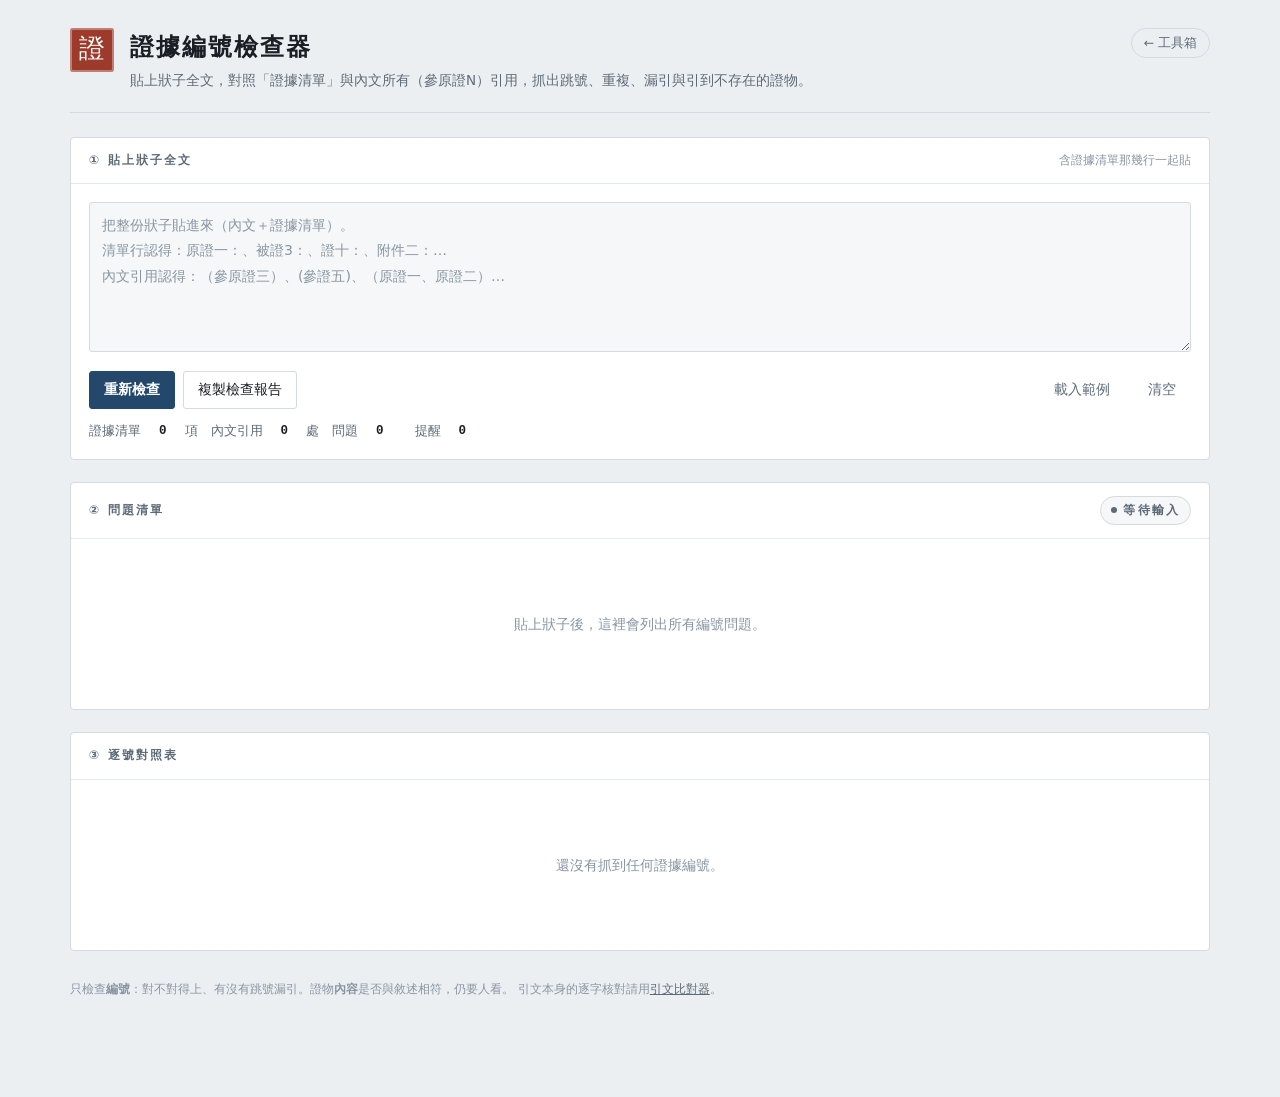
<file: 證據編號檢查器.html>
<!doctype html>
<html lang="zh-Hant">
<head>
<meta charset="utf-8">
<meta name="viewport" content="width=device-width, initial-scale=1">
<title>證據編號檢查器</title>
<link rel="stylesheet" href="assets/tool-ui.css">
<style>
.issue { display: flex; gap: 10px; align-items: flex-start; padding: 9px 0; border-bottom: 1px solid var(--line-soft); font-size: 13.5px; }
.issue:last-child { border-bottom: none; }
.issue .what { flex: 1; }
.issue .what small { display: block; color: var(--muted); font-size: 12px; margin-top: 2px; line-height: 1.6; }
.series { margin-bottom: 22px; }
.series h3 { margin: 0 0 10px; font-size: 14px; letter-spacing: .06em; display: flex; align-items: center; gap: 10px; }
.desc { font-family: var(--kai); font-size: 14.5px; }
.miss { color: var(--faint); }
</style>
</head>
<body>
<div class="wrap">

<header class="top">
  <a class="seal" href="index.html" title="回工具箱">證</a>
  <div>
    <h1>證據編號檢查器</h1>
    <p>貼上狀子全文，對照「證據清單」與內文所有（參原證N）引用，抓出跳號、重複、漏引與引到不存在的證物。</p>
  </div>
  <div class="spacer"></div>
  <a class="back" href="index.html">← 工具箱</a>
</header>

<section class="panel">
  <h2><span class="t">① 貼上狀子全文</span>
    <span class="spacer"></span>
    <span class="note">含證據清單那幾行一起貼</span>
  </h2>
  <div class="body">
    <textarea id="src" class="ta" spellcheck="false" placeholder="把整份狀子貼進來（內文＋證據清單）。&#10;清單行認得：原證一：、被證3：、證十：、附件二：…&#10;內文引用認得：（參原證三）、(參證五)、（原證一、原證二）…"></textarea>
    <div class="toolbar" style="margin-top:12px">
      <button class="primary" id="btnRun">重新檢查</button>
      <button id="btnCopy">複製檢查報告</button>
      <span class="spacer"></span>
      <button class="ghost" id="btnSample">載入範例</button>
      <button class="ghost" id="btnClear">清空</button>
    </div>
    <div class="stats" id="stats"></div>
  </div>
</section>

<section class="panel">
  <h2><span class="t">② 問題清單</span>
    <span class="spacer"></span>
    <span class="chip" id="verdict"><span class="dot"></span>等待輸入</span>
  </h2>
  <div class="body" id="issues"><div class="empty">貼上狀子後，這裡會列出所有編號問題。</div></div>
</section>

<section class="panel">
  <h2><span class="t">③ 逐號對照表</span></h2>
  <div class="body" id="tables"></div>
</section>

<footer class="foot">
  只檢查<strong>編號</strong>：對不對得上、有沒有跳號漏引。證物<strong>內容</strong>是否與敘述相符，仍要人看。
  引文本身的逐字核對請用<a href="引文比對器.html">引文比對器</a>。
</footer>

</div>
<div class="toast" id="toast"></div>

<script>
"use strict";
const $ = id => document.getElementById(id);
const esc = t => t.replace(/&/g, "&amp;").replace(/</g, "&lt;").replace(/>/g, "&gt;");

const KINDS = ["原證", "被證", "上證", "再證", "附件", "附表", "證"];
const CN = { 零: 0, 〇: 0, 一: 1, 二: 2, 三: 3, 四: 4, 五: 5, 六: 6, 七: 7, 八: 8, 九: 9 };

/** 中文數字轉阿拉伯（支援到 999，足夠證物編號用） */
function cn2num(s) {
  if (/^\d+$/.test(s)) return parseInt(s, 10);
  let total = 0, section = 0, num = 0;
  for (const c of s) {
    if (c in CN) { num = CN[c]; }
    else if (c === "十") { section += (num || 1) * 10; num = 0; }
    else if (c === "百") { section += (num || 1) * 100; num = 0; }
    else return NaN;
  }
  return total + section + num;
}

const NUM = "[一二三四五六七八九十百零〇\\d]+";
const listRe = new RegExp("^\\s*(?:\\*\\*)?(" + KINDS.join("|") + ")\\s*(" + NUM + ")\\s*[：:]\\s*(.*)$");
const refRe = new RegExp("(" + KINDS.join("|") + ")\\s*(" + NUM + ")", "g");

function analyse(text) {
  const lines = text.split(/\r?\n/);
  const series = {};   // kind → { list: Map(no → {raw, desc, line}), refs: Map(no → {count, raw}) }
  const S = k => (series[k] = series[k] || { list: new Map(), refs: new Map(), forms: new Set() });

  const bodyParts = [];
  lines.forEach((line, i) => {
    const m = line.match(listRe);
    if (m) {
      const [, kind, rawNo, desc] = m;
      const no = cn2num(rawNo);
      const s = S(kind);
      s.forms.add(/^\d+$/.test(rawNo) ? "阿拉伯" : "中文");
      if (!isNaN(no)) {
        if (s.list.has(no)) s.list.get(no).dup.push(i + 1);
        else s.list.set(no, { raw: rawNo, desc: desc.trim(), line: i + 1, dup: [] });
      }
      return;                       // 清單行不再算成內文引用
    }
    bodyParts.push(line);
  });

  const body = bodyParts.join("\n");
  let m;
  refRe.lastIndex = 0;
  while ((m = refRe.exec(body)) !== null) {
    const [, kind, rawNo] = m;
    // 「證」是其他種類的字尾（原證/被證），只在不是接在別的字後面時才算
    if (kind === "證" && /[原被上再]/.test(body[m.index - 1] || "")) continue;
    const no = cn2num(rawNo);
    if (isNaN(no)) continue;
    const s = S(kind);
    s.forms.add(/^\d+$/.test(rawNo) ? "阿拉伯" : "中文");
    const r = s.refs.get(no) || { count: 0, raw: rawNo };
    r.count++; s.refs.set(no, r);
  }
  return series;
}

function render() {
  const text = $("src").value;
  const series = text.trim() ? analyse(text) : {};
  const kinds = Object.keys(series).filter(k => series[k].list.size || series[k].refs.size);

  const issues = [], reportLines = [];
  let listTotal = 0, refTotal = 0;

  const tbl = kinds.map(kind => {
    const s = series[kind];
    const nums = [...new Set([...s.list.keys(), ...s.refs.keys()])].sort((a, b) => a - b);
    // 跳號只看「清單」最大號；引用到清單沒有的號另有專門提示，不重複報
    const max = s.list.size ? Math.max(...s.list.keys()) : 0;
    listTotal += s.list.size;
    refTotal += [...s.refs.values()].reduce((n, r) => n + r.count, 0);

    // 1. 跳號
    const gaps = [];
    for (let i = 1; i <= max; i++) if (!s.list.has(i)) gaps.push(i);
    if (gaps.length && s.list.size) {
      issues.push({ lv: "bad", t: `${kind}編號跳號`, d: `清單缺少 ${gaps.map(n => kind + n).join("、")}（最大到 ${kind}${max}）` });
    }
    // 2. 重複
    s.list.forEach((v, no) => {
      if (v.dup.length) issues.push({ lv: "bad", t: `${kind}${v.raw} 重複列出`, d: `第 ${v.line} 行與第 ${v.dup.join("、")} 行都是 ${kind}${v.raw}` });
    });
    // 3. 引用了清單沒有的
    s.refs.forEach((r, no) => {
      if (!s.list.has(no)) issues.push({ lv: "bad", t: `內文引用 ${kind}${r.raw}，證據清單裡沒有`, d: `內文出現 ${r.count} 次。要嘛補進清單，要嘛改成正確編號。` });
    });
    // 4. 清單有但沒引用
    s.list.forEach((v, no) => {
      if (!s.refs.has(no)) issues.push({ lv: "warn", t: `${kind}${v.raw} 列在清單，內文卻沒引用`, d: v.desc ? `清單記載：${v.desc}` : "" });
    });
    // 5. 中文／阿拉伯混用
    if (s.forms.size > 1) issues.push({ lv: "warn", t: `${kind}編號中文與阿拉伯數字混用`, d: "同一份狀子裡建議統一（本專案慣例用中文：原證一、原證二）。" });

    const rows = nums.map(no => {
      const inList = s.list.get(no), ref = s.refs.get(no);
      const state = !inList ? '<span class="tag bad">清單沒有</span>'
        : !ref ? '<span class="tag">未被引用</span>'
        : inList.dup.length ? '<span class="tag bad">重複列出</span>'
        : '<span class="tag good">正常</span>';
      return `<tr>
        <td class="num">${kind}${inList ? inList.raw : (ref ? ref.raw : no)}</td>
        <td>${inList ? "✔" : '<span class="miss">—</span>'}</td>
        <td class="num">${ref ? ref.count : 0}</td>
        <td class="desc">${inList ? esc(inList.desc) || '<span class="miss">（未寫說明）</span>' : '<span class="miss">—</span>'}</td>
        <td>${state}</td></tr>`;
    }).join("");

    return `<div class="series"><h3>${kind}<span class="chip">清單 ${s.list.size} 項</span></h3>
      <div class="scroll-x"><table class="tbl">
        <thead><tr><th class="num">編號</th><th>在清單</th><th class="num">內文引用</th><th>清單記載</th><th>狀態</th></tr></thead>
        <tbody>${rows}</tbody></table></div></div>`;
  }).join("");

  $("tables").innerHTML = tbl || '<div class="empty">還沒有抓到任何證據編號。</div>';

  const bad = issues.filter(i => i.lv === "bad").length;
  $("issues").innerHTML = issues.length
    ? issues.map(i => `<div class="issue"><span class="tag ${i.lv === "bad" ? "bad" : ""}">${i.lv === "bad" ? "問題" : "提醒"}</span>
        <div class="what">${esc(i.t)}${i.d ? `<small>${esc(i.d)}</small>` : ""}</div></div>`).join("")
    : (text.trim() ? '<div class="empty">沒有發現編號問題。</div>' : '<div class="empty">貼上狀子後，這裡會列出所有編號問題。</div>');

  const chip = $("verdict");
  if (!text.trim()) { chip.className = "chip"; chip.innerHTML = '<span class="dot"></span>等待輸入'; }
  else { chip.className = "chip " + (bad ? "warn" : issues.length ? "" : "ok");
    chip.innerHTML = `<span class="dot"></span>${bad ? `${bad} 個問題` : issues.length ? `${issues.length} 個提醒` : "編號無誤"}`; }

  $("stats").innerHTML = `證據清單 <b>${listTotal}</b> 項　內文引用 <b>${refTotal}</b> 處　問題 <b>${bad}</b>　提醒 <b>${issues.length - bad}</b>`;

  reportLines.push(`證據編號檢查（${new Date().toLocaleString("zh-TW")}）`,
    `清單 ${listTotal} 項、內文引用 ${refTotal} 處`, "");
  issues.forEach(i => reportLines.push(`${i.lv === "bad" ? "✘" : "⚠"} ${i.t}${i.d ? "：" + i.d : ""}`));
  if (!issues.length) reportLines.push("✔ 沒有發現編號問題。");
  window.__report = reportLines.join("\n");
}

let toastTimer;
function toast(msg) {
  const t = $("toast"); t.textContent = msg; t.classList.add("show");
  clearTimeout(toastTimer); toastTimer = setTimeout(() => t.classList.remove("show"), 2400);
}

const SAMPLE = `民事準備書狀
壹、事實經過
　　兩造於112年11月29日簽訂不動產買賣契約（參原證一），並於同年12月7日簽署價金信託契約（參原證二）。
　　被告嗣後拒不履行，經原告聲請仲裁，取得仲裁判斷書（參原證三）。
　　關於執行程序，詳如法院核發之執行命令所示（參原證五）。
　　被告於社群網站自承其資金流向（參原證八）。
證據清單：
原證一：不動產買賣契約書影本。
原證二：價金信託契約書影本。
原證三：113年度華仲裁字第13號仲裁判斷書。
原證三：（重複列出的測試行）。
原證四：114年度仲執字第5號民事裁定。
原證6：戶籍謄本。`;

$("btnRun").addEventListener("click", render);
$("btnSample").addEventListener("click", () => { $("src").value = SAMPLE; render(); });
$("btnClear").addEventListener("click", () => { $("src").value = ""; render(); });
$("btnCopy").addEventListener("click", async () => {
  if (!window.__report) return toast("還沒有檢查結果");
  try { await navigator.clipboard.writeText(window.__report); toast("已複製檢查報告"); }
  catch (e) { toast("瀏覽器擋下複製，請手動選取"); }
});
$("src").addEventListener("input", render);
render();
</script>
</body>
</html>
</file>
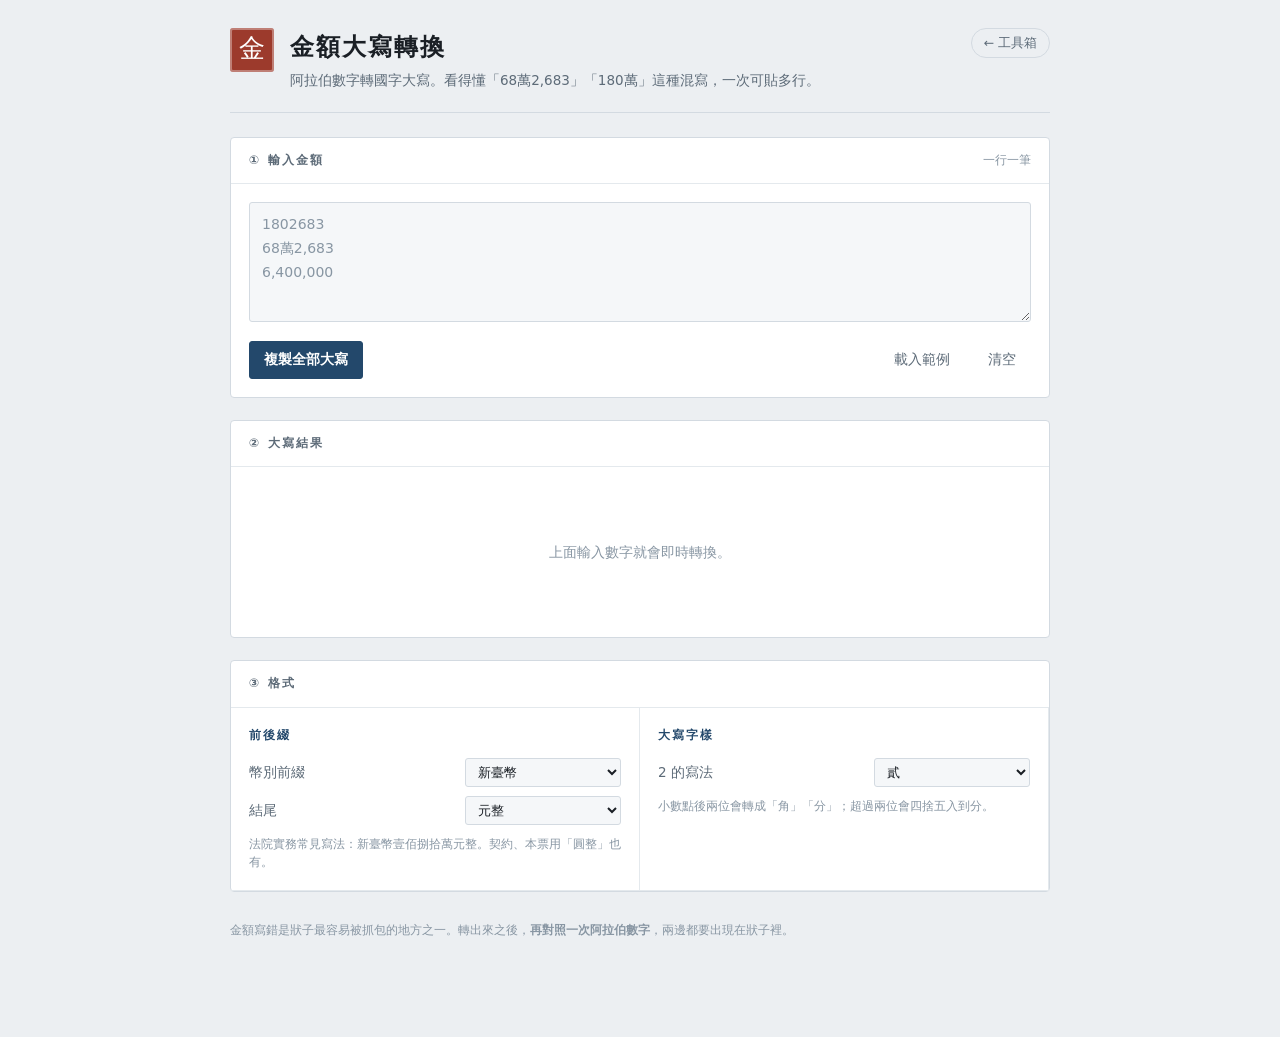
<file: 金額大寫轉換.html>
<!doctype html>
<html lang="zh-Hant">
<head>
<meta charset="utf-8">
<meta name="viewport" content="width=device-width, initial-scale=1">
<title>金額大寫轉換</title>
<link rel="stylesheet" href="assets/tool-ui.css">
<style>
.out { font-family: var(--kai); font-size: 17px; line-height: 1.9; word-break: break-all; }
.src-num { font-family: var(--mono); font-variant-numeric: tabular-nums; color: var(--muted); font-size: 13px; }
.bad-row td { color: var(--seal); }
</style>
</head>
<body>
<div class="wrap narrow">

<header class="top">
  <a class="seal" href="index.html" title="回工具箱">金</a>
  <div>
    <h1>金額大寫轉換</h1>
    <p>阿拉伯數字轉國字大寫。看得懂「68萬2,683」「180萬」這種混寫，一次可貼多行。</p>
  </div>
  <div class="spacer"></div>
  <a class="back" href="index.html">← 工具箱</a>
</header>

<section class="panel">
  <h2><span class="t">① 輸入金額</span>
    <span class="spacer"></span>
    <span class="note">一行一筆</span>
  </h2>
  <div class="body">
    <textarea id="src" class="ta mono" style="min-height:120px" spellcheck="false" placeholder="1802683&#10;68萬2,683&#10;6,400,000"></textarea>
    <div class="toolbar" style="margin-top:12px">
      <button id="btnCopy" class="primary">複製全部大寫</button>
      <span class="spacer"></span>
      <button class="ghost" id="btnSample">載入範例</button>
      <button class="ghost" id="btnClear">清空</button>
    </div>
  </div>
</section>

<section class="panel">
  <h2><span class="t">② 大寫結果</span></h2>
  <div class="body"><div class="scroll-x"><table class="tbl" id="tbl">
    <thead><tr><th class="num">原數字</th><th>國字大寫</th></tr></thead><tbody></tbody>
  </table></div>
  <div class="empty" id="empty">上面輸入數字就會即時轉換。</div></div>
</section>

<section class="panel">
  <h2><span class="t">③ 格式</span></h2>
  <div class="groups">
    <div class="group">
      <h3>前後綴</h3>
      <div class="field"><label for="f_prefix">幣別前綴</label>
        <select id="f_prefix"><option value="新臺幣">新臺幣</option><option value="新台幣">新台幣</option><option value="">不加</option></select></div>
      <div class="field"><label for="f_suffix">結尾</label>
        <select id="f_suffix"><option value="元整">元整</option><option value="元">元</option><option value="圓整">圓整</option></select></div>
      <p class="hint">法院實務常見寫法：新臺幣壹佰捌拾萬元整。契約、本票用「圓整」也有。</p>
    </div>
    <div class="group">
      <h3>大寫字樣</h3>
      <div class="field"><label for="f_two">2 的寫法</label>
        <select id="f_two"><option value="貳">貳</option><option value="兩">兩</option></select></div>
      <p class="hint">小數點後兩位會轉成「角」「分」；超過兩位會四捨五入到分。</p>
    </div>
  </div>
</section>

<footer class="foot">
  金額寫錯是狀子最容易被抓包的地方之一。轉出來之後，<strong>再對照一次阿拉伯數字</strong>，兩邊都要出現在狀子裡。
</footer>

</div>
<div class="toast" id="toast"></div>

<script>
"use strict";
const $ = id => document.getElementById(id);
const D = ["零", "壹", "貳", "參", "肆", "伍", "陸", "柒", "捌", "玖"];
const U = ["", "拾", "佰", "仟"];
const B = ["", "萬", "億", "兆"];

/** 4 位以內轉大寫（含中間補零） */
function section(n) {
  let s = "", zero = false;
  const ds = [...String(n)].map(Number), len = ds.length;
  ds.forEach((d, i) => {
    const u = len - 1 - i;
    if (d === 0) zero = true;
    else { if (zero && s) s += "零"; zero = false; s += D[d] + U[u]; }
  });
  return s;
}

function toCap(n) {
  n = Math.floor(n);
  if (n === 0) return "零";
  const parts = [];
  let bi = 0;
  while (n > 0) { parts.unshift({ v: n % 10000, b: bi }); n = Math.floor(n / 10000); bi++; }
  let out = "";
  parts.forEach((p, i) => {
    if (p.v === 0) { if (out && i < parts.length - 1 && !out.endsWith("零")) out += "零"; return; }
    if (i > 0 && p.v < 1000 && out && !out.endsWith("零")) out += "零";
    out += section(p.v) + B[p.b];
  });
  return out.replace(/零+$/, "");
}

/** 讀得懂 68萬2,683 / 180萬 / 1,802,683 / 12.5萬 */
function parseAmount(raw) {
  const s = raw.replace(/[,，\s　新臺台幣元整圓NT$]/gi, "");
  if (!s) return NaN;
  if (/^\d+(\.\d+)?$/.test(s)) return parseFloat(s);
  const re = /(\d+(?:\.\d+)?)(億|萬|仟|千|佰|百|拾|十)?/g;
  const UNIT = { 億: 1e8, 萬: 1e4, 仟: 1e3, 千: 1e3, 佰: 100, 百: 100, 拾: 10, 十: 10 };
  let total = 0, m, seen = false, consumed = 0;
  while ((m = re.exec(s)) !== null) {
    total += parseFloat(m[1]) * (m[2] ? UNIT[m[2]] : 1);
    seen = true; consumed += m[0].length;
  }
  return (seen && consumed === s.length) ? total : NaN;
}

function render() {
  const prefix = $("f_prefix").value, suffix = $("f_suffix").value, two = $("f_two").value;
  const lines = $("src").value.split(/\r?\n/).map(l => l.trim()).filter(Boolean);
  const body = $("tbl").querySelector("tbody");
  $("empty").style.display = lines.length ? "none" : "block";
  $("tbl").style.display = lines.length ? "" : "none";

  const copy = [];
  body.innerHTML = lines.map(line => {
    const n = parseAmount(line);
    if (isNaN(n) || n < 0) return `<tr class="bad-row"><td class="src-num">${line}</td><td>看不懂這個數字</td></tr>`;
    const whole = Math.floor(n);
    const cents = Math.round((n - whole) * 100);
    let text = prefix + toCap(whole);
    if (cents) {
      const jiao = Math.floor(cents / 10), fen = cents % 10;
      // 有角分就不加「整」——「整」的意思正是沒有零頭
      text += "元" + (jiao ? D[jiao] + "角" : "") + (fen ? D[fen] + "分" : "");
    } else {
      text += suffix;
    }
    if (two === "兩") text = text.replace(/貳/g, "兩");
    copy.push(text);
    return `<tr><td class="src-num">${whole.toLocaleString()}${cents ? "." + String(cents).padStart(2, "0") : ""}</td><td class="out">${text}</td></tr>`;
  }).join("");
  window.__copy = copy.join("\n");
}

let toastTimer;
function toast(msg) {
  const t = $("toast"); t.textContent = msg; t.classList.add("show");
  clearTimeout(toastTimer); toastTimer = setTimeout(() => t.classList.remove("show"), 2200);
}

["src", "f_prefix", "f_suffix", "f_two"].forEach(id => {
  $(id).addEventListener(id === "src" ? "input" : "change", render);
});
$("btnSample").addEventListener("click", () => {
  $("src").value = "1802683\n68萬2,683\n6,400,000\n180萬\n99000\n56661.5";
  render();
});
$("btnClear").addEventListener("click", () => { $("src").value = ""; render(); });
$("btnCopy").addEventListener("click", async () => {
  if (!window.__copy) return toast("還沒有可複製的內容");
  try { await navigator.clipboard.writeText(window.__copy); toast("已複製"); }
  catch (e) { toast("瀏覽器擋下複製，請手動選取"); }
});
render();
</script>
</body>
</html>
</file>
<file: assets/tool-ui.css>
/* ─────────────────────────────────────────────────────────────
   tool-ui.css — 50_工具/ 全部網頁工具的共用外觀
   改這一支，所有工具一起變。工具自己的特有樣式寫在各自的 <style>。
   ───────────────────────────────────────────────────────────── */

*, *::before, *::after { box-sizing: border-box; }
html { -webkit-text-size-adjust: 100%; }
body { margin: 0; }
button, input, select, textarea { font: inherit; color: inherit; }

:root {
  --ground:      #ECEFF2;
  --surface:     #FFFFFF;
  --surface-2:   #F5F7F9;
  --ink:         #1A1F25;
  --muted:       #5D6B78;
  --faint:       #8896A3;
  --line:        #D3DAE1;
  --line-soft:   #E4E9ED;
  --accent:      #23486B;
  --accent-ink:  #FFFFFF;
  --accent-soft: #E2EAF3;
  --seal:        #9C3A2C;
  --seal-soft:   #F3E2DE;
  --good:        #1F6B4A;
  --good-soft:   #DFEFE6;
  --paper:       #FFFFFF;
  --paper-ink:   #14171A;
  --paper-edge:  #C9D1D8;
  --shadow:      0 1px 2px rgba(20,30,45,.06), 0 12px 32px rgba(20,30,45,.10);
  --ui: "Noto Sans TC", "PingFang TC", "Microsoft JhengHei", "Hiragino Sans", system-ui, sans-serif;
  --kai: "DFKai-SB", "標楷體", "BiauKai", "Kaiti TC", "STKaiti", "楷体", serif;
  --mono: ui-monospace, "SF Mono", Menlo, Consolas, "Noto Sans Mono", monospace;
}

@media (prefers-color-scheme: dark) {
  :root {
    --ground: #12161A; --surface: #1A2027; --surface-2: #212932;
    --ink: #E5EAEF; --muted: #9BA8B4; --faint: #7A8794;
    --line: #2B343E; --line-soft: #232B34;
    --accent: #8AB2DC; --accent-ink: #101820; --accent-soft: #1E2B39;
    --seal: #E08A76; --seal-soft: #33221E;
    --good: #6FCB9F; --good-soft: #17291F;
    --paper-edge: #39424C;
    --shadow: 0 1px 2px rgba(0,0,0,.4), 0 14px 36px rgba(0,0,0,.45);
  }
}
:root[data-theme="dark"] {
  --ground: #12161A; --surface: #1A2027; --surface-2: #212932;
  --ink: #E5EAEF; --muted: #9BA8B4; --faint: #7A8794;
  --line: #2B343E; --line-soft: #232B34;
  --accent: #8AB2DC; --accent-ink: #101820; --accent-soft: #1E2B39;
  --seal: #E08A76; --seal-soft: #33221E;
  --good: #6FCB9F; --good-soft: #17291F;
  --paper-edge: #39424C;
  --shadow: 0 1px 2px rgba(0,0,0,.4), 0 14px 36px rgba(0,0,0,.45);
}
:root[data-theme="light"] {
  --ground: #ECEFF2; --surface: #FFFFFF; --surface-2: #F5F7F9;
  --ink: #1A1F25; --muted: #5D6B78; --faint: #8896A3;
  --line: #D3DAE1; --line-soft: #E4E9ED;
  --accent: #23486B; --accent-ink: #FFFFFF; --accent-soft: #E2EAF3;
  --seal: #9C3A2C; --seal-soft: #F3E2DE;
  --good: #1F6B4A; --good-soft: #DFEFE6;
  --paper-edge: #C9D1D8;
  --shadow: 0 1px 2px rgba(20,30,45,.06), 0 12px 32px rgba(20,30,45,.10);
}

body {
  background: var(--ground); color: var(--ink);
  font-family: var(--ui); font-size: 15px; line-height: 1.6;
}
.wrap { max-width: 1180px; margin: 0 auto; padding: 0 20px 96px; }
.wrap.narrow { max-width: 860px; }

/* ── 頁首 ───────────────────────────────────────────────── */
header.top {
  display: flex; align-items: flex-start; gap: 16px;
  padding: 28px 0 20px; margin-bottom: 24px;
  border-bottom: 1px solid var(--line);
}
.seal {
  flex: none; width: 44px; height: 44px; border-radius: 3px;
  background: var(--seal); color: #fff; display: grid; place-items: center;
  font-family: var(--kai); font-size: 26px; line-height: 1; padding-bottom: 2px;
  box-shadow: inset 0 0 0 2px rgba(255,255,255,.35);
  text-decoration: none;
}
a.seal:hover { filter: brightness(1.1); }
.top h1 { margin: 0; font-size: 24px; letter-spacing: .08em; font-weight: 700; }
.top p { margin: 4px 0 0; color: var(--muted); font-size: 13.5px; }
.top .spacer { flex: 1; }
.back {
  font-size: 12.5px; color: var(--muted); text-decoration: none;
  border: 1px solid var(--line); border-radius: 999px; padding: 4px 12px;
  white-space: nowrap;
}
.back:hover { color: var(--ink); border-color: var(--faint); }

.chip {
  display: inline-flex; align-items: center; gap: 6px;
  padding: 4px 10px; border-radius: 999px;
  background: var(--surface-2); border: 1px solid var(--line);
  font-size: 12px; color: var(--muted);
}
.chip.warn { background: var(--seal-soft); border-color: var(--seal); color: var(--seal); }
.chip.ok   { background: var(--good-soft); border-color: var(--good); color: var(--good); }
.chip .dot { width: 6px; height: 6px; border-radius: 50%; background: currentColor; }

/* ── 面板 ───────────────────────────────────────────────── */
section.panel {
  background: var(--surface); border: 1px solid var(--line);
  border-radius: 4px; margin-bottom: 22px;
}
.panel > h2 {
  margin: 0; padding: 13px 18px;
  font-size: 12px; font-weight: 700; letter-spacing: .18em; color: var(--muted);
  border-bottom: 1px solid var(--line-soft);
  display: flex; align-items: center; gap: 8px 12px; flex-wrap: wrap;
}
.panel > h2 .t { white-space: nowrap; }
.panel > h2 .note { font-weight: 400; letter-spacing: normal; font-size: 12px; color: var(--faint); }
.panel > h2 .spacer { flex: 1; }
.panel .body { padding: 18px; }

/* ── 表單元件 ───────────────────────────────────────────── */
.ta, .in {
  width: 100%; padding: 10px 12px;
  background: var(--surface-2); border: 1px solid var(--line); border-radius: 3px;
  outline: none;
}
.ta { min-height: 150px; resize: vertical; font-family: var(--kai); font-size: 16px; line-height: 1.8; }
.ta.mono { font-family: var(--mono); font-size: 13px; line-height: 1.7; }
.ta:focus, .in:focus, select:focus, input:focus {
  border-color: var(--accent); box-shadow: 0 0 0 3px var(--accent-soft);
}
.ta::placeholder, .in::placeholder { color: var(--faint); font-family: var(--ui); font-size: 14px; }

.toolbar { display: flex; flex-wrap: wrap; gap: 8px; align-items: center; }
.toolbar .spacer { flex: 1; }
button {
  padding: 7px 14px; border-radius: 3px; cursor: pointer;
  background: var(--surface); border: 1px solid var(--line); color: var(--ink);
  font-size: 13.5px; transition: background .12s, border-color .12s;
}
button:hover { background: var(--surface-2); border-color: var(--faint); }
button:focus-visible { outline: 2px solid var(--accent); outline-offset: 2px; }
button.primary { background: var(--accent); border-color: var(--accent); color: var(--accent-ink); font-weight: 600; }
button.primary:hover { filter: brightness(1.08); }
button.ghost { background: transparent; border-color: transparent; color: var(--muted); }
button.ghost:hover { color: var(--ink); background: var(--surface-2); }

.stats { display: flex; flex-wrap: wrap; gap: 6px 18px; color: var(--muted); font-size: 12.5px; margin-top: 12px; }
.stats b { font-family: var(--mono); font-variant-numeric: tabular-nums; font-weight: 600; color: var(--ink); }

/* ── 設定／欄位群組 ─────────────────────────────────────── */
.groups { display: grid; grid-template-columns: repeat(auto-fit, minmax(280px, 1fr)); }
.group { padding: 18px; border-right: 1px solid var(--line-soft); border-bottom: 1px solid var(--line-soft); }
.group h3 { margin: 0 0 14px; font-size: 11.5px; font-weight: 700; letter-spacing: .16em; color: var(--accent); }
.field { display: grid; grid-template-columns: 1fr auto; align-items: center; gap: 10px; margin-bottom: 9px; }
.field > label { font-size: 13.5px; color: var(--muted); display: flex; align-items: baseline; gap: 6px; }
.field .spec { font-size: 11px; color: var(--faint); font-family: var(--mono); }
.field.off .spec { color: var(--seal); }
.field input[type="number"], .field input[type="text"], .field input[type="date"], .field select {
  width: 108px; padding: 5px 8px; text-align: right;
  background: var(--surface-2); border: 1px solid var(--line); border-radius: 3px;
  font-family: var(--mono); font-size: 13px; font-variant-numeric: tabular-nums;
}
.field select, .field input[type="text"], .field input[type="date"] {
  width: 156px; text-align: left; font-family: var(--ui); font-size: 12.5px;
}
.field.wide { grid-template-columns: 1fr; }
.field.wide input, .field.wide select, .field.wide textarea { width: 100%; }
.field textarea {
  width: 100%; min-height: 62px; padding: 7px 9px; resize: vertical;
  background: var(--surface-2); border: 1px solid var(--line); border-radius: 3px;
  font-family: var(--mono); font-size: 12px; line-height: 1.6;
}
.check { display: flex; align-items: flex-start; gap: 9px; margin-bottom: 10px; font-size: 13.5px; color: var(--muted); cursor: pointer; }
.check input { margin: 3px 0 0; accent-color: var(--accent); width: 15px; height: 15px; flex: none; }
.check span small { display: block; color: var(--faint); font-size: 11.5px; line-height: 1.5; }
.hint { font-size: 11.5px; color: var(--faint); line-height: 1.6; margin: 10px 0 0; }

/* ── 結果呈現 ───────────────────────────────────────────── */
.empty { color: var(--faint); text-align: center; padding: 56px 20px; font-size: 14px; }
.result { border-left: 3px solid var(--line); padding: 12px 16px; margin-bottom: 12px; background: var(--surface-2); border-radius: 0 3px 3px 0; }
.result.pass { border-left-color: var(--good); background: var(--good-soft); }
.result.fail { border-left-color: var(--seal); background: var(--seal-soft); }
.result h4 { margin: 0 0 6px; font-size: 14px; display: flex; align-items: center; gap: 8px; }
.result .quote { font-family: var(--kai); font-size: 15.5px; line-height: 1.8; word-break: break-word; }
.result .meta { font-size: 12px; color: var(--muted); margin-top: 6px; }

.tbl { width: 100%; border-collapse: collapse; font-size: 13.5px; }
.tbl th, .tbl td { padding: 7px 10px; border-bottom: 1px solid var(--line-soft); text-align: left; }
.tbl th { font-size: 11.5px; letter-spacing: .1em; color: var(--muted); font-weight: 700; white-space: nowrap; }
.tbl td.num, .tbl th.num { text-align: right; font-family: var(--mono); font-variant-numeric: tabular-nums; }
.tbl tr:last-child td { border-bottom: none; }
.tbl tr.total td { font-weight: 700; border-top: 2px solid var(--line); }
.scroll-x { overflow-x: auto; }

.tag { display: inline-block; padding: 1px 7px; border-radius: 3px; font-size: 11.5px; background: var(--accent-soft); color: var(--accent); }
.tag.bad { background: var(--seal-soft); color: var(--seal); }
.tag.good { background: var(--good-soft); color: var(--good); }

ins { background: var(--good-soft); color: var(--good); text-decoration: none; padding: 0 1px; }
del { background: var(--seal-soft); color: var(--seal); padding: 0 1px; }

footer.foot { color: var(--faint); font-size: 12px; line-height: 1.8; padding-top: 6px; }
footer.foot code { font-family: var(--mono); font-size: 11.5px; color: var(--muted); }
footer.foot a { color: var(--muted); }

.toast {
  position: fixed; left: 50%; bottom: 28px; transform: translateX(-50%) translateY(12px);
  background: var(--ink); color: var(--ground);
  padding: 9px 18px; border-radius: 3px; font-size: 13.5px;
  opacity: 0; pointer-events: none; transition: opacity .18s, transform .18s; z-index: 50;
}
.toast.show { opacity: 1; transform: translateX(-50%) translateY(0); }

@media (prefers-reduced-motion: reduce) { * { transition: none !important; } }

@media (max-width: 640px) {
  .wrap { padding: 0 12px 64px; }
  header.top { flex-wrap: wrap; }
  .group { border-right: none; }
}

@media print {
  body { background: #fff; }
  .wrap { max-width: none; padding: 0; }
  header.top, .toolbar, .toast, footer.foot { display: none !important; }
  section.panel { border: none; margin: 0; background: #fff; }
}
</file>
<file: 流程圖編輯器/app.css>
@charset "UTF-8";.excalidraw .Spinner{display:flex;align-items:center;justify-content:center;height:100%;margin-left:auto;margin-right:auto;--spinner-color: var(--icon-fill-color)}.excalidraw .Spinner svg{animation:rotate 1.6s linear infinite;animation-delay:var(--spinner-delay);transform-origin:center center}.excalidraw .Spinner circle{stroke:var(--spinner-color);animation:dash 1.6s linear 0s infinite;stroke-linecap:round}@keyframes rotate{to{transform:rotate(360deg)}}@keyframes dash{0%{stroke-dasharray:1,300;stroke-dashoffset:0}50%{stroke-dasharray:150,300;stroke-dashoffset:-200}to{stroke-dasharray:1,300;stroke-dashoffset:-280}}.excalidraw .ToolIcon{border-radius:var(--border-radius-lg);display:inline-flex;align-items:center;position:relative;cursor:pointer;-webkit-tap-highlight-color:transparent;user-select:none}.excalidraw .ToolIcon__hidden{display:none!important}.excalidraw .ToolIcon.fillable .ToolIcon_type_radio:checked+.ToolIcon__icon,.excalidraw .ToolIcon.fillable .ToolIcon_type_checkbox:checked+.ToolIcon__icon{--icon-fill-color: var(--color-on-primary-container)}.excalidraw .ToolIcon.fillable .ToolIcon_type_radio:checked+.ToolIcon__icon svg,.excalidraw .ToolIcon.fillable .ToolIcon_type_checkbox:checked+.ToolIcon__icon svg{fill:var(--icon-fill-color)}.excalidraw .ToolIcon .ToolIcon_type_radio:checked+.ToolIcon__icon,.excalidraw .ToolIcon .ToolIcon_type_checkbox:checked+.ToolIcon__icon{background:var(--color-surface-primary-container);--keybinding-color: var(--color-on-primary-container)}.excalidraw .ToolIcon .ToolIcon_type_radio:checked+.ToolIcon__icon svg,.excalidraw .ToolIcon .ToolIcon_type_checkbox:checked+.ToolIcon__icon svg{color:var(--color-on-primary-container)}.excalidraw .ToolIcon .ToolIcon__keybinding{bottom:4px;right:4px}.excalidraw .ToolIcon .ToolIcon__icon:hover{background:var(--button-hover-bg)}.excalidraw .ToolIcon .ToolIcon__icon:active{background:var(--button-hover-bg);border:1px solid var(--button-active-border)}.excalidraw .ToolIcon .ToolIcon__icon:active svg{color:var(--color-on-primary-container)}.excalidraw .ToolIcon .ToolIcon__icon[aria-disabled=true]{background:initial;border:none}.excalidraw .ToolIcon .ToolIcon__icon[aria-disabled=true] svg{color:var(--color-disabled)}.excalidraw .ToolIcon--plain{background-color:transparent}.excalidraw .ToolIcon--plain .ToolIcon__icon{width:2rem;height:2rem}.excalidraw .ToolIcon_type_radio,.excalidraw .ToolIcon_type_checkbox{position:absolute;opacity:0;pointer-events:none}.excalidraw .ToolIcon__icon{box-sizing:border-box;width:var(--default-button-size);height:var(--default-button-size);color:var(--icon-fill-color);display:flex;justify-content:center;align-items:center;border-radius:var(--border-radius-lg)}.excalidraw .ToolIcon__icon+.ToolIcon__label{margin-inline-start:0}.excalidraw .ToolIcon__icon svg{position:relative;width:var(--default-icon-size);height:var(--default-icon-size);color:var(--icon-fill-color)}.excalidraw .ToolIcon__label{display:flex;align-items:center;color:var(--icon-fill-color);font-family:var(--ui-font);margin:0 .8em;text-overflow:ellipsis}.excalidraw .ToolIcon__label .Spinner{margin-left:.6em}.excalidraw .ToolIcon_size_small .ToolIcon__icon{width:2rem;height:2rem;font-size:.8em}.excalidraw .ToolIcon_type_button,.excalidraw .Modal .ToolIcon_type_button{padding:0;border:none;margin:0;font-size:inherit;background-color:initial}.excalidraw .ToolIcon_type_button:focus-visible,.excalidraw .Modal .ToolIcon_type_button:focus-visible{box-shadow:0 0 0 2px var(--focus-highlight-color)}.excalidraw .ToolIcon_type_button.ToolIcon--selected,.excalidraw .Modal .ToolIcon_type_button.ToolIcon--selected{background-color:var(--button-gray-2)}.excalidraw .ToolIcon_type_button.ToolIcon--selected:active,.excalidraw .Modal .ToolIcon_type_button.ToolIcon--selected:active,.excalidraw .ToolIcon_type_button:active,.excalidraw .Modal .ToolIcon_type_button:active{background-color:var(--button-gray-3)}.excalidraw .ToolIcon_type_button:disabled,.excalidraw .Modal .ToolIcon_type_button:disabled{cursor:default}.excalidraw .ToolIcon_type_button:disabled:active,.excalidraw .ToolIcon_type_button:disabled:focus-visible,.excalidraw .ToolIcon_type_button:disabled:hover,.excalidraw .Modal .ToolIcon_type_button:disabled:active,.excalidraw .Modal .ToolIcon_type_button:disabled:focus-visible,.excalidraw .Modal .ToolIcon_type_button:disabled:hover{background-color:initial;border:none;box-shadow:none}.excalidraw .ToolIcon_type_button:disabled svg,.excalidraw .Modal .ToolIcon_type_button:disabled svg{color:var(--color-disabled)}.excalidraw .ToolIcon_type_button--show,.excalidraw .Modal .ToolIcon_type_button--show{visibility:visible}.excalidraw .ToolIcon_type_button--hide,.excalidraw .Modal .ToolIcon_type_button--hide{display:none!important}.excalidraw .ToolIcon_type_floating,.excalidraw .ToolIcon_type_floating:hover,.excalidraw .ToolIcon_type_floating:active{background-color:transparent}.excalidraw .ToolIcon_type_floating .ToolIcon__icon{background-color:var(--button-gray-1);width:2rem;height:2rem}.excalidraw .ToolIcon_type_floating .ToolIcon__icon:hover{background-color:var(--button-gray-2)}.excalidraw .ToolIcon_type_floating .ToolIcon__icon:active{background-color:var(--button-gray-3)}.excalidraw .ToolIcon__keybinding{position:absolute;bottom:2px;right:3px;font-size:.625rem;color:var(--keybinding-color);font-family:var(--ui-font);user-select:none}:root[dir=ltr] .excalidraw .unlocked-icon{left:2px}:root[dir=rtl] .excalidraw .unlocked-icon{right:2px}.excalidraw .App-toolbar-container .ToolIcon__icon{width:var(--lg-button-size);height:var(--lg-button-size)}@media screen and (max-width:450px){.excalidraw .App-toolbar-container .ToolIcon__icon{width:1.8rem;height:1.8rem}}@media screen and (max-width:379px){.excalidraw .App-toolbar-container .ToolIcon__icon{width:1.5rem;height:1.5rem}}.excalidraw .App-toolbar-container .ToolIcon__icon svg{width:var(--lg-icon-size);height:var(--lg-icon-size)}.excalidraw .App-toolbar-container .ToolIcon__LaserPointer .ToolIcon__icon,.excalidraw .App-toolbar-container .ToolIcon__MagicButton .ToolIcon__icon{width:var(--default-button-size);height:var(--default-button-size)}.excalidraw button.standalone{display:flex;justify-content:center;align-items:center;padding:.625rem;width:var(--button-width, var(--default-button-size));height:var(--button-height, var(--default-button-size));box-sizing:border-box;border-width:1px;border-style:solid;border-color:var(--button-border, var(--default-border-color));border-radius:var(--border-radius-lg);cursor:pointer;background-color:var(--button-bg, var(--island-bg-color));color:var(--button-color, var(--color-on-surface));font-family:var(--ui-font);padding:0}.excalidraw button.standalone svg{width:var(--button-width, var(--lg-icon-size));height:var(--button-height, var(--lg-icon-size))}.excalidraw button.standalone:hover{background-color:var(--button-hover-bg, var(--island-bg-color));border-color:var(--button-hover-border, var(--button-border, var(--default-border-color)));color:var(--button-hover-color, var(--button-color, var(--text-primary-color, inherit)))}.excalidraw button.standalone:active{background-color:var(--button-active-bg, var(--island-bg-color));border-color:var(--button-active-border, var(--color-primary-darkest))}.excalidraw button.standalone.active{background-color:var(--button-selected-bg, var(--color-surface-primary-container));border-color:var(--button-selected-border, var(--color-surface-primary-container))}.excalidraw button.standalone.active:hover{background-color:var(--button-selected-hover-bg, var(--color-surface-primary-container))}.excalidraw button.standalone.active svg{color:var(--button-color, var(--color-on-primary-container))}.excalidraw button.standalone svg{width:var(--default-icon-size);height:var(--default-icon-size)}.excalidraw button.standalone>*{pointer-events:none}.excalidraw .excalidraw-eye-dropper-container,.excalidraw .excalidraw-eye-dropper-backdrop{position:absolute;width:100%;height:100%;z-index:var(--zIndex-eyeDropperBackdrop);touch-action:none}.excalidraw .excalidraw-eye-dropper-container{pointer-events:none}.excalidraw .excalidraw-eye-dropper-backdrop{pointer-events:all}.excalidraw .excalidraw-eye-dropper-preview{pointer-events:none;width:3rem;height:3rem;position:fixed;z-index:var(--zIndex-eyeDropperPreview);border-radius:1rem;border:1px solid var(--default-border-color);filter:var(--theme-filter)}.excalidraw .excalidraw-eye-dropper-trigger{width:1.25rem;height:1.25rem;cursor:pointer;padding:4px;margin-right:-4px;margin-left:-2px;border-radius:.5rem;color:var(--icon-fill-color)}.excalidraw .excalidraw-eye-dropper-trigger:hover{background:var(--button-hover-bg)}.excalidraw .excalidraw-eye-dropper-trigger.selected{color:var(--color-primary);background:var(--color-primary-light)}.excalidraw .Island{--padding: 0;box-sizing:border-box;background-color:var(--island-bg-color);box-shadow:var(--shadow-island);border-radius:var(--border-radius-lg);padding:calc(var(--padding) * var(--space-factor));position:relative;transition:box-shadow .5s ease-in-out}.excalidraw .Island.zen-mode{box-shadow:none}.excalidraw .focus-visible-none:focus-visible{outline:none!important}.excalidraw .color-picker__heading{padding:0 .5rem;font-size:.75rem;text-align:left}.excalidraw .color-picker-container{display:grid;grid-template-columns:1fr 20px 1.625rem;padding:.25rem 0px;align-items:center}.excalidraw--mobile.excalidraw .color-picker-container{max-width:11rem}.excalidraw .color-picker__top-picks{display:flex;justify-content:space-between}.excalidraw .color-picker__button{--radius: .25rem;padding:0;margin:0;width:1.35rem;height:1.35rem;border:1px solid var(--color-gray-30);border-radius:var(--radius);filter:var(--theme-filter);background-color:var(--swatch-color);background-position:left center;position:relative;font-family:inherit;box-sizing:border-box}.excalidraw .color-picker__button:hover:after{content:"";position:absolute;inset:-2px;box-shadow:0 0 0 1px var(--color-gray-30);border-radius:calc(var(--radius) + 1px);filter:var(--theme-filter)}.excalidraw .color-picker__button.active .color-picker__button-outline{position:absolute;inset:-2px;box-shadow:0 0 0 1px var(--color-primary-darkest);z-index:1;border-radius:calc(var(--radius) + 1px);filter:var(--theme-filter)}.excalidraw .color-picker__button:focus-visible{outline:none}.excalidraw .color-picker__button:focus-visible:after{content:"";position:absolute;inset:-4px;border:3px solid var(--focus-highlight-color);border-radius:calc(var(--radius) + 1px)}.excalidraw .color-picker__button:focus-visible.active .color-picker__button-outline{display:none}.excalidraw .color-picker__button--large{--radius: .5rem;width:1.875rem;height:1.875rem}.excalidraw .color-picker__button.is-transparent{background-image:url([data-uri])}.excalidraw .color-picker__button--no-focus-visible{border:0}.excalidraw .color-picker__button--no-focus-visible:after{display:none}.excalidraw .color-picker__button--no-focus-visible:focus-visible{outline:none!important}.excalidraw .color-picker__button.active-color{border-radius:calc(var(--radius) + 1px);width:1.625rem;height:1.625rem}.excalidraw .color-picker__button__hotkey-label{position:absolute;right:4px;bottom:4px;filter:none;font-size:11px}.excalidraw .color-picker{background:var(--popup-bg-color);border:0 solid rgba(255,255,255,.25);box-shadow:#00000040 0 1px 4px;border-radius:4px;position:absolute}:root[dir=ltr] .excalidraw .color-picker{left:-5.5px}:root[dir=rtl] .excalidraw .color-picker{right:-5.5px}.excalidraw .color-picker-control-container{display:grid;grid-template-columns:auto 1fr;align-items:center;column-gap:.5rem}.excalidraw .color-picker-control-container+.popover{position:static}.excalidraw .color-picker-popover-container{margin-top:-.25rem}:root[dir=ltr] .excalidraw .color-picker-popover-container{margin-left:.5rem}:root[dir=rtl] .excalidraw .color-picker-popover-container{margin-left:-3rem}.excalidraw .color-picker-triangle{width:0;height:0;border-style:solid;border-width:0 9px 10px;border-color:transparent transparent var(--popup-bg-color);position:absolute;top:10px}:root[dir=ltr] .excalidraw .color-picker-triangle{transform:rotate(270deg);left:-14px}:root[dir=rtl] .excalidraw .color-picker-triangle{transform:rotate(90deg);right:-14px}.excalidraw .color-picker-triangle-shadow{border-color:transparent transparent rgba(0,0,0,.1)}:root[dir=ltr] .excalidraw .color-picker-triangle-shadow{left:-14px}:root[dir=rtl] .excalidraw .color-picker-triangle-shadow{right:-16px}.excalidraw .color-picker-content{display:flex;flex-direction:column;gap:.75rem;outline:none}.excalidraw .color-picker-content--default{padding:.5rem;display:grid;grid-template-columns:repeat(5,1.875rem);grid-gap:.25rem;border-radius:4px}.excalidraw .color-picker-content--default:focus{outline:none;box-shadow:0 0 0 2px var(--focus-highlight-color)}.excalidraw .color-picker-content--canvas{display:flex;flex-direction:column;padding:.25rem}.excalidraw .color-picker-content--canvas-title{color:#868e96;font-size:12px;padding:0 .25rem}.excalidraw .color-picker-content--canvas-colors{padding:.5rem 0}.excalidraw .color-picker-content--canvas-colors .color-picker-swatch{margin:0 .25rem}.excalidraw .color-picker-content .color-input-container{grid-column:1/span 5}.excalidraw .color-picker-swatch{position:relative;height:1.875rem;width:1.875rem;cursor:pointer;border-radius:4px;margin:0;box-sizing:border-box;border:1px solid #ddd;background-color:currentColor!important;filter:var(--theme-filter)}.excalidraw .color-picker-swatch:focus{box-shadow:0 0 4px 1px currentColor;border-color:var(--select-highlight-color)}.excalidraw .color-picker-transparent{border-radius:4px;box-shadow:#0000001a 0 0 0 1px inset;position:absolute;inset:0}.excalidraw .color-picker-transparent,.excalidraw .color-picker-label-swatch{background:url([data-uri]) left center}.excalidraw .color-picker-hash{height:var(--default-button-size);flex-shrink:0;padding:.5rem .5rem .5rem .75rem;border:1px solid var(--default-border-color);border-right:0;box-sizing:border-box;color:var(--input-label-color);display:flex;align-items:center;justify-content:center;position:relative}:root[dir=ltr] .excalidraw .color-picker-hash{border-radius:var(--border-radius-lg) 0 0 var(--border-radius-lg)}:root[dir=rtl] .excalidraw .color-picker-hash{border-radius:0 var(--border-radius-lg) var(--border-radius-lg) 0;border-right:1px solid var(--default-border-color);border-left:0}.excalidraw .color-input-container{display:flex}.excalidraw .color-input-container:focus-within{box-shadow:0 0 0 1px var(--color-primary-darkest);border-radius:var(--border-radius-lg)}.excalidraw .color-picker__input-label{display:grid;grid-template-columns:auto 1fr auto auto;gap:8px;align-items:center;border:1px solid var(--default-border-color);border-radius:8px;padding:0 12px;margin:8px;box-sizing:border-box}.excalidraw .color-picker__input-label:focus-within{box-shadow:0 0 0 1px var(--color-primary-darkest);border-radius:var(--border-radius-lg)}.excalidraw .color-picker__input-hash{padding:0 .25rem}.excalidraw .color-picker-input{box-sizing:border-box;width:100%;margin:0;font-size:.875rem;font-family:inherit;background-color:transparent;color:var(--text-primary-color);border:0;outline:none;height:var(--default-button-size);border:1px solid var(--default-border-color);border-left:0;letter-spacing:.4px;padding:.5rem .5rem .5rem .25rem;appearance:none}:root[dir=ltr] .excalidraw .color-picker-input{border-radius:0 var(--border-radius-lg) var(--border-radius-lg) 0}:root[dir=rtl] .excalidraw .color-picker-input{border-radius:var(--border-radius-lg) 0 0 var(--border-radius-lg);border-left:1px solid var(--default-border-color);border-right:0}.excalidraw .color-picker-input:focus-visible{box-shadow:none}.excalidraw .color-picker-label-swatch-container{border:1px solid var(--default-border-color);border-radius:var(--border-radius-lg);width:var(--default-button-size);height:var(--default-button-size);box-sizing:border-box;overflow:hidden}.excalidraw .color-picker-label-swatch{display:flex;justify-content:center;align-items:center;padding:.625rem;width:var(--button-width, var(--default-button-size));height:var(--button-height, var(--default-button-size));box-sizing:border-box;border-width:1px;border-style:solid;border-color:var(--button-border, var(--default-border-color));border-radius:var(--border-radius-lg);cursor:pointer;background-color:var(--button-bg, var(--island-bg-color));color:var(--button-color, var(--color-on-surface));font-family:var(--ui-font);background-color:var(--swatch-color)!important;overflow:hidden;position:relative;filter:var(--theme-filter);border:0!important}.excalidraw .color-picker-label-swatch svg{width:var(--button-width, var(--lg-icon-size));height:var(--button-height, var(--lg-icon-size))}.excalidraw .color-picker-label-swatch:hover{background-color:var(--button-hover-bg, var(--island-bg-color));border-color:var(--button-hover-border, var(--button-border, var(--default-border-color)));color:var(--button-hover-color, var(--button-color, var(--text-primary-color, inherit)))}.excalidraw .color-picker-label-swatch:active{background-color:var(--button-active-bg, var(--island-bg-color));border-color:var(--button-active-border, var(--color-primary-darkest))}.excalidraw .color-picker-label-swatch.active{background-color:var(--button-selected-bg, var(--color-surface-primary-container));border-color:var(--button-selected-border, var(--color-surface-primary-container))}.excalidraw .color-picker-label-swatch.active:hover{background-color:var(--button-selected-hover-bg, var(--color-surface-primary-container))}.excalidraw .color-picker-label-swatch.active svg{color:var(--button-color, var(--color-on-primary-container))}.excalidraw .color-picker-label-swatch:after{content:"";position:absolute;top:0;left:0;width:100%;height:100%;background:var(--swatch-color)}.excalidraw .color-picker-keybinding{position:absolute;bottom:2px;font-size:.7em}:root[dir=ltr] .excalidraw .color-picker-keybinding{right:2px}:root[dir=rtl] .excalidraw .color-picker-keybinding{left:2px}.excalidraw--mobile.excalidraw .color-picker-keybinding{display:none}.excalidraw .color-picker-type-canvasBackground .color-picker-keybinding{color:#aaa}.excalidraw .color-picker-type-elementBackground .color-picker-keybinding{color:#fff}.excalidraw .color-picker-swatch[aria-label=transparent] .color-picker-keybinding{color:#aaa}.excalidraw .color-picker-type-elementStroke .color-picker-keybinding{color:#d4d4d4}.excalidraw.theme--dark .color-picker-type-elementBackground .color-picker-keybinding,.excalidraw.theme--dark .color-picker-swatch[aria-label=transparent] .color-picker-keybinding{color:#000}.excalidraw .picker{padding:.5rem;background:var(--popup-bg-color);border:0 solid rgba(255,255,255,.25);box-shadow:var(--shadow-island);border-radius:4px;position:absolute}:root[dir=rtl] .excalidraw .picker{padding:.4rem}.excalidraw .picker-container button,.excalidraw .picker button{position:relative;display:flex;align-items:center;justify-content:center}.excalidraw .picker-container button:focus-visible,.excalidraw .picker button:focus-visible{outline:transparent;background-color:var(--button-gray-2)}.excalidraw .picker-container button:focus-visible svg,.excalidraw .picker button:focus-visible svg{opacity:1}.excalidraw .picker-container button:hover,.excalidraw .picker button:hover{background-color:var(--button-gray-2)}.excalidraw .picker-container button:active,.excalidraw .picker button:active{background-color:var(--button-gray-3)}.excalidraw .picker-container button:disabled,.excalidraw .picker button:disabled{cursor:not-allowed}.excalidraw .picker-container button svg,.excalidraw .picker button svg{margin:0;width:36px;height:18px;pointer-events:none}.excalidraw .picker button{padding:.25rem .28rem .35rem .25rem}.excalidraw .picker-content{display:grid;grid-template-columns:repeat(4,auto);grid-gap:.5rem;border-radius:4px}.excalidraw .picker-collapsible{font-size:.75rem;padding:.5rem 0}.excalidraw .picker-keybinding{position:absolute;bottom:2px;font-size:.7em;color:var(--keybinding-color)}:root[dir=ltr] .excalidraw .picker-keybinding{right:2px}:root[dir=rtl] .excalidraw .picker-keybinding{left:2px}.excalidraw--mobile.excalidraw .picker-keybinding{display:none}.excalidraw .picker-type-canvasBackground .picker-keybinding{color:#aaa}.excalidraw .picker-type-elementBackground .picker-keybinding{color:#fff}.excalidraw .picker-swatch[aria-label=transparent] .picker-keybinding{color:#aaa}.excalidraw .picker-type-elementStroke .picker-keybinding{color:#d4d4d4}.excalidraw.theme--dark .picker-type-elementBackground .picker-keybinding,.excalidraw.theme--dark .picker-swatch[aria-label=transparent] .picker-keybinding{color:#000}.excalidraw{--list-border-color: var(--color-gray-20)}.excalidraw .QuickSearch__wrapper{position:relative;height:2.6rem;border-bottom:1px solid var(--list-border-color)}.excalidraw .QuickSearch__wrapper svg{position:absolute;top:47.5%;transform:translateY(-50%);left:.75rem;width:1.25rem;height:1.25rem;color:var(--color-gray-40);z-index:1}.excalidraw.theme--dark{--list-border-color: var(--color-gray-80)}.excalidraw.theme--dark .QuickSearch__wrapper{border-bottom:none}.excalidraw .QuickSearch__input{position:absolute;top:0;left:0;width:100%;box-sizing:border-box;border:0!important;font-size:.875rem;padding-left:2.5rem!important;padding-right:.75rem!important}.excalidraw .QuickSearch__input::placeholder{color:var(--color-gray-40)}.excalidraw .QuickSearch__input:focus{box-shadow:none!important}.excalidraw .ScrollableList__wrapper{position:static!important;border:none;font-size:.875rem;overflow-y:auto}.excalidraw .ScrollableList__wrapper>.empty,.excalidraw .ScrollableList__wrapper>.hint{display:flex;justify-content:center;align-items:center;padding:.5rem;font-size:.75rem;color:var(--color-gray-60);overflow:hidden;text-align:center;line-height:150%}.excalidraw .FontPicker__container{display:grid;grid-template-columns:calc(1rem + 3 * var(--default-button-size)) 1rem 1fr;align-items:center}.excalidraw--mobile.excalidraw .FontPicker__container{max-width:calc(2rem + 4 * var(--default-button-size))}.excalidraw{--slider-thumb-size: 16px}.excalidraw .range-wrapper{position:relative;padding-top:10px;padding-bottom:30px}.excalidraw .range-input{width:100%;height:4px;-webkit-appearance:none;background:var(--color-slider-track);border-radius:2px;outline:none}.excalidraw .range-input::-webkit-slider-thumb{-webkit-appearance:none;appearance:none;width:var(--slider-thumb-size);height:var(--slider-thumb-size);background:var(--color-slider-thumb);border-radius:50%;cursor:pointer;border:none}.excalidraw .range-input::-moz-range-thumb{width:var(--slider-thumb-size);height:var(--slider-thumb-size);background:var(--color-slider-thumb);border-radius:50%;cursor:pointer;border:none}.excalidraw .value-bubble{position:absolute;bottom:0;transform:translate(-50%);font-size:12px;color:var(--text-primary-color)}.excalidraw .zero-label{position:absolute;bottom:0;left:4px;font-size:12px;color:var(--text-primary-color)}.excalidraw-tooltip{--ui-font: Assistant, system-ui, BlinkMacSystemFont, -apple-system, Segoe UI, Roboto, Helvetica, Arial, sans-serif;font-family:var(--ui-font);position:fixed;z-index:var(--zIndex-popup);padding:8px;border-radius:6px;box-sizing:border-box;pointer-events:none;word-wrap:break-word;background:#000;line-height:1.5;text-align:center;font-size:13px;font-weight:500;color:#fff;display:none}.excalidraw-tooltip.excalidraw-tooltip--visible{display:block}.excalidraw-tooltip-wrapper{display:flex}.excalidraw-tooltip-icon{width:.9em;height:.9em;margin-left:5px;margin-top:1px;display:flex}.excalidraw--mobile.excalidraw-tooltip-icon{display:none}.excalidraw .TextInput{display:inline-block}.ProjectName{margin:auto;display:flex;align-items:center}.ProjectName .TextInput{height:calc(1rem - 3px);width:200px;overflow:hidden;text-align:center;margin-left:8px;text-overflow:ellipsis}.ProjectName .TextInput--readonly{background:none;border:none;width:auto;max-width:200px;padding-left:2px}.ProjectName .TextInput--readonly:hover{background:none}.excalidraw .Checkbox{margin:4px .3em;display:flex;align-items:center;cursor:pointer;user-select:none;-webkit-tap-highlight-color:transparent}.excalidraw .Checkbox:hover:not(.is-checked) .Checkbox-box:not(:focus){box-shadow:0 0 0 2px #4dabf7}.excalidraw .Checkbox:hover:not(.is-checked) .Checkbox-box:not(:focus) svg{display:block;opacity:.3}.excalidraw .Checkbox:active .Checkbox-box{box-shadow:0 0 2px 1px inset #1c7ed6!important}.excalidraw .Checkbox:hover .Checkbox-box{background-color:#d0ebff33}.excalidraw .Checkbox.is-checked .Checkbox-box{background-color:#d0ebff}.excalidraw .Checkbox.is-checked .Checkbox-box svg{display:block}.excalidraw .Checkbox.is-checked:hover .Checkbox-box{background-color:#a5d8ff}.excalidraw .Checkbox .Checkbox-box{width:22px;height:22px;padding:0;flex:0 0 auto;margin:0 1em;display:flex;align-items:center;justify-content:center;box-shadow:0 0 0 2px #1c7ed6;background-color:transparent;border-radius:4px;color:#1c7ed6;border:0}.excalidraw .Checkbox .Checkbox-box:focus{box-shadow:0 0 0 3px #1c7ed6}.excalidraw .Checkbox .Checkbox-box svg{display:none;width:16px;height:16px;stroke-width:3px}.excalidraw .Checkbox .Checkbox-label{display:flex;align-items:center}.excalidraw .Checkbox .excalidraw-tooltip-icon{width:1em;height:1em}.excalidraw .Avatar{width:var(--avatar-size, 1.5rem);height:var(--avatar-size, 1.5rem);position:relative;border-radius:100%;outline-offset:2px;display:flex;justify-content:center;align-items:center;cursor:pointer;font-size:.75rem;font-weight:700;line-height:1;color:var(--color-gray-90);flex:0 0 auto}.excalidraw .Avatar:active{transform:scale(.94)}.excalidraw .Avatar-img{width:100%;height:100%;border-radius:100%}.excalidraw .Avatar:before{content:"";position:absolute;inset:-3px;border-radius:100%}.excalidraw .Avatar.is-followed:before{border-color:var(--color-primary-hover);box-shadow:0 0 0 1px var(--color-primary-hover)}.excalidraw .Avatar.is-current-user{cursor:auto}.excalidraw-hyperlinkContainer{display:flex;align-items:center;justify-content:space-between;position:absolute;box-shadow:0 2px 4px #0000004d;z-index:var(--zIndex-hyperlinkContainer);background:var(--island-bg-color);border-radius:var(--border-radius-md);box-sizing:border-box;min-height:42px}.excalidraw-hyperlinkContainer-input,.excalidraw-hyperlinkContainer button{z-index:100}.excalidraw-hyperlinkContainer-input,.excalidraw-hyperlinkContainer-link{height:24px;padding:0 8px;line-height:24px;font-size:.9rem;font-weight:500;font-family:var(--ui-font)}.excalidraw-hyperlinkContainer-input{width:18rem;background-color:transparent;color:var(--text-primary-color);outline:none;border:none;box-shadow:none!important}.excalidraw-hyperlinkContainer-link{overflow:hidden;text-overflow:ellipsis;white-space:nowrap;max-width:15rem}.excalidraw-hyperlinkContainer button{color:#228be6;background-color:transparent!important;font-weight:500}.excalidraw-hyperlinkContainer button.excalidraw-hyperlinkContainer--remove{color:#c92a2a}.excalidraw-hyperlinkContainer--remove .ToolIcon__icon svg{color:#fa5252}.excalidraw-hyperlinkContainer .ToolIcon__icon{width:2rem;height:2rem}.excalidraw-hyperlinkContainer__buttons{flex:0 0 auto}.excalidraw .Dialog{user-select:text;cursor:auto}.excalidraw .Dialog__title{margin:0;text-align:left;font-size:1.25rem;border-bottom:1px solid var(--dialog-border-color);padding:0 0 .75rem;margin-bottom:1.5rem}.excalidraw .Dialog__close{color:var(--color-gray-40);margin:0;position:absolute;top:.75rem;right:.5rem;border:0;background-color:transparent;line-height:0;cursor:pointer}.excalidraw .Dialog__close:hover{color:var(--color-gray-60)}.excalidraw .Dialog__close:active{color:var(--color-gray-40)}.excalidraw .Dialog__close svg{width:1.5rem;height:1.5rem}.excalidraw .Dialog__close+.Dialog__content{--offset: 28px;height:calc(100% - var(--offset))!important;margin-top:var(--offset)!important}.excalidraw .Dialog--fullscreen .Dialog__close{top:1.25rem;right:1.25rem}.excalidraw.excalidraw-modal-container{position:absolute;z-index:var(--zIndex-modal)}.excalidraw .Modal{position:absolute;inset:0;align-items:center;justify-content:center;overflow:auto;padding:calc(var(--space-factor) * 10);display:flex;flex-direction:column}.excalidraw .Modal .Island{padding:2.5rem;border:0;box-shadow:none;border-radius:0}.excalidraw .Modal.animations-disabled .Modal__background{animation:none}.excalidraw .Modal.animations-disabled .Modal__content{animation:none;opacity:1}.excalidraw .Modal__background{position:fixed;inset:0;z-index:1;background-color:#12121233;animation:Modal__background__fade-in .1s linear forwards}.excalidraw .Modal__content{z-index:2;width:100%;max-width:var(--max-width);max-height:100%;opacity:0;transform:translateY(10px);animation:Modal__content_fade-in 25ms ease-out 0s forwards;position:relative;overflow-y:auto;background:var(--island-bg-color);border:1px solid var(--dialog-border-color);box-shadow:var(--modal-shadow);border-radius:.75rem;box-sizing:border-box}.excalidraw .Modal__content:focus{outline:none}@keyframes Modal__background__fade-in{0%{opacity:0}to{opacity:1}}@keyframes Modal__content_fade-in{0%{opacity:0;transform:scale(.9)}to{opacity:1;transform:scale(1)}}.excalidraw .Modal__close{color:var(--icon-fill-color);margin:0;padding:.375rem;position:absolute;top:1rem;right:1rem;border:0;background-color:transparent;line-height:0;cursor:pointer}.excalidraw .Modal__close svg{width:1.5rem;height:1.5rem}.excalidraw .Dialog--fullscreen .Modal{padding:0}.excalidraw .Dialog--fullscreen .Modal__content{position:absolute;inset:0;max-width:100%;border:0;border-radius:0}.excalidraw .Stack{--gap: 0;display:grid;gap:calc(var(--space-factor) * var(--gap))}.excalidraw .Stack_vertical{grid-template-columns:auto;grid-auto-flow:row;grid-auto-rows:min-content}.excalidraw .Stack_horizontal{grid-template-rows:auto;grid-auto-flow:column;grid-auto-columns:min-content}.excalidraw .confirm-dialog-buttons{display:flex;column-gap:.5rem;justify-content:flex-end}.excalidraw .Dialog__action-button{position:relative;display:flex;column-gap:.5rem;align-items:center;padding:.5rem 1.5rem;border:1px solid var(--default-border-color);background-color:transparent;height:3rem;border-radius:var(--border-radius-lg);letter-spacing:.4px;color:inherit;font-family:inherit;font-size:.875rem;font-weight:600;user-select:none}.excalidraw .Dialog__action-button svg{display:block;width:1rem;height:1rem}.excalidraw .Dialog__action-button--danger{background-color:var(--color-danger);border-color:var(--color-danger);color:#fff}.excalidraw .Dialog__action-button--primary{background-color:var(--color-primary);border-color:var(--color-primary);color:#fff}.excalidraw.theme--dark .Dialog__action-button--danger,.excalidraw.theme--dark .Dialog__action-button--primary{color:var(--color-gray-100)}.excalidraw .publish-library__fields{display:flex;flex-direction:column}.excalidraw .publish-library__fields label{padding:1em 0;display:flex;justify-content:space-between;align-items:center}.excalidraw .publish-library__fields label span{font-weight:500;font-size:1rem;color:#868e96}.excalidraw .publish-library__fields label input,.excalidraw .publish-library__fields label textarea{width:70%;padding:.6em;font-family:var(--ui-font)}.excalidraw .publish-library__fields label .required{color:#e03131;margin:.2rem}.excalidraw .publish-library__buttons{display:flex;padding:.2rem 0;justify-content:flex-end;gap:.5rem}.excalidraw .publish-library__buttons .ToolIcon__icon{min-width:2.5rem;width:auto;font-size:1rem}.excalidraw .publish-library__buttons .ToolIcon_type_button{margin-left:1rem;padding:0 .5rem}.excalidraw .publish-library__buttons--confirm.ToolIcon_type_button{background-color:#228be6}.excalidraw .publish-library__buttons--confirm.ToolIcon_type_button:hover{background-color:#1971c2}.excalidraw .publish-library__buttons--cancel.ToolIcon_type_button{background-color:#adb5bd}.excalidraw .publish-library__buttons--cancel.ToolIcon_type_button:hover{background-color:#868e96}.excalidraw .publish-library__buttons .ToolIcon__icon{color:#fff}.excalidraw .publish-library__buttons .ToolIcon__icon .Spinner{--spinner-color: #fff}.excalidraw .publish-library__buttons .ToolIcon__icon .Spinner svg{padding:.5rem}.excalidraw .publish-library .selected-library-items{display:flex;flex-wrap:wrap}.excalidraw .publish-library .selected-library-items .single-library-item-wrapper{width:9rem}.excalidraw .publish-library-warning{color:#fa5252}.excalidraw .publish-library-note{padding:1em 0;font-style:italic;font-size:14px;display:block}.excalidraw .single-library-item{position:relative}.excalidraw .single-library-item-status{position:absolute;top:.3rem;left:.3rem;font-size:.7rem;color:#f03e3e;background:#ffffffe6;padding:.1rem .2rem;border-radius:.2rem}.excalidraw .single-library-item__svg{background-color:#fff;padding:.3rem;width:7.5rem;height:7.5rem;border:1px solid var(--button-gray-2)}.excalidraw .single-library-item__svg svg{width:100%;height:100%}.excalidraw .single-library-item .ToolIcon__icon{background-color:#fff;width:auto;height:auto;margin:0 .5rem}.excalidraw .single-library-item .ToolIcon,.excalidraw .single-library-item .ToolIcon_type_button:hover{background-color:#fff}.excalidraw .single-library-item .required,.excalidraw .single-library-item .error{color:#e03131;font-weight:700;font-size:1rem;margin:.2rem}.excalidraw .single-library-item .error{font-weight:500;margin:0;padding:.3em 0}.excalidraw .single-library-item--remove{position:absolute;top:.2rem;right:1rem}.excalidraw .single-library-item--remove .ToolIcon__icon{margin:0}.excalidraw .single-library-item--remove .ToolIcon__icon{background-color:#fa5252}.excalidraw .single-library-item--remove .ToolIcon__icon:hover{background-color:#f03e3e}.excalidraw .single-library-item--remove .ToolIcon__icon:active{background-color:#e03131}.excalidraw .single-library-item--remove svg{color:#fff;padding:.26rem;border-radius:.3em;width:1rem;height:1rem}.excalidraw .dropdown-menu{position:absolute;top:100%;margin-top:.5rem}.excalidraw .dropdown-menu--mobile{left:0;width:100%;row-gap:.75rem}.excalidraw .dropdown-menu--mobile .dropdown-menu-container{padding:8px;box-sizing:border-box;box-shadow:var(--shadow-island);border-radius:var(--border-radius-lg);position:relative;transition:box-shadow .5s ease-in-out}.excalidraw .dropdown-menu--mobile .dropdown-menu-container.zen-mode{box-shadow:none}.excalidraw .dropdown-menu .dropdown-menu-container{background-color:var(--island-bg-color);max-height:calc(100vh - 150px);overflow-y:auto;--gap: 2}.excalidraw .dropdown-menu .dropdown-menu-item-base{display:flex;column-gap:.625rem;font-size:.875rem;color:var(--color-on-surface);width:100%;box-sizing:border-box;font-weight:400;font-family:inherit}.excalidraw .dropdown-menu.manual-hover .dropdown-menu-item:hover{background-color:transparent}.excalidraw .dropdown-menu.manual-hover .dropdown-menu-item--hovered{background-color:var(--button-hover-bg)!important}.excalidraw .dropdown-menu.manual-hover .dropdown-menu-item--selected{background-color:var(--color-primary-light)!important}.excalidraw .dropdown-menu.fonts{margin-top:1rem;max-height:calc(7*(2rem + 2px) + 3.95rem)}@media screen and (min-width:1921px){.excalidraw .dropdown-menu.fonts{max-height:calc(7*(2.25rem + 2px) + 3.95rem)}}.excalidraw .dropdown-menu.fonts .dropdown-menu-item-base{display:inline-flex}.excalidraw .dropdown-menu.fonts .dropdown-menu-group:not(:first-child){margin-top:1rem}.excalidraw .dropdown-menu.fonts .dropdown-menu-group-title{font-size:.75rem;text-align:left;font-weight:400;margin:0 0 .5rem;line-height:1.3}.excalidraw .dropdown-menu .dropdown-menu-item{height:2rem;margin:1px;padding:0 .5rem;width:calc(100% - 2px);background-color:transparent;border:1px solid transparent;align-items:center;cursor:pointer;border-radius:var(--border-radius-md)}@media screen and (min-width:1921px){.excalidraw .dropdown-menu .dropdown-menu-item{height:2.25rem}}.excalidraw .dropdown-menu .dropdown-menu-item__text{display:flex;align-items:center;width:100%;text-overflow:ellipsis;overflow:hidden;white-space:nowrap;gap:.75rem}.excalidraw .dropdown-menu .dropdown-menu-item__shortcut{margin-inline-start:auto;opacity:.5}.excalidraw .dropdown-menu .dropdown-menu-item__shortcut--orphaned{text-align:right;font-size:.875rem;padding:0 .625rem}.excalidraw .dropdown-menu .dropdown-menu-item--selected{background:var(--color-primary-light);--icon-fill-color: var(--color-primary-darker)}.excalidraw .dropdown-menu .dropdown-menu-item:hover{background-color:var(--button-hover-bg);text-decoration:none}.excalidraw .dropdown-menu .dropdown-menu-item:active{background-color:var(--button-hover-bg);border-color:var(--color-brand-active)}.excalidraw .dropdown-menu .dropdown-menu-item svg{width:1rem;height:1rem;display:block}.excalidraw .dropdown-menu .dropdown-menu-item-bare{align-items:center;height:2rem;justify-content:space-between}@media screen and (min-width:1921px){.excalidraw .dropdown-menu .dropdown-menu-item-bare{height:2.25rem}}.excalidraw .dropdown-menu .dropdown-menu-item-bare svg{width:1rem;height:1rem;display:block}.excalidraw .dropdown-menu .dropdown-menu-item-custom{margin-top:.5rem}.excalidraw .dropdown-menu .dropdown-menu-group-title{font-size:14px;text-align:left;margin:10px 0;font-weight:500}.excalidraw .dropdown-menu-button{display:flex;justify-content:center;align-items:center;padding:.625rem;width:var(--button-width, var(--default-button-size));height:var(--button-height, var(--default-button-size));box-sizing:border-box;border-width:1px;border-style:solid;border-color:var(--button-border, var(--default-border-color));border-radius:var(--border-radius-lg);cursor:pointer;background-color:var(--button-bg, var(--island-bg-color));color:var(--button-color, var(--color-on-surface));font-family:var(--ui-font);width:var(--lg-button-size);height:var(--lg-button-size);--background: var(--color-surface-mid);background-color:var(--background)}.excalidraw .dropdown-menu-button svg{width:var(--button-width, var(--lg-icon-size));height:var(--button-height, var(--lg-icon-size))}.excalidraw .dropdown-menu-button:hover{background-color:var(--button-hover-bg, var(--island-bg-color));border-color:var(--button-hover-border, var(--button-border, var(--default-border-color)));color:var(--button-hover-color, var(--button-color, var(--text-primary-color, inherit)))}.excalidraw .dropdown-menu-button:active{background-color:var(--button-active-bg, var(--island-bg-color));border-color:var(--button-active-border, var(--color-primary-darkest))}.excalidraw .dropdown-menu-button.active{background-color:var(--button-selected-bg, var(--color-surface-primary-container));border-color:var(--button-selected-border, var(--color-surface-primary-container))}.excalidraw .dropdown-menu-button.active:hover{background-color:var(--button-selected-hover-bg, var(--color-surface-primary-container))}.excalidraw .dropdown-menu-button.active svg{color:var(--button-color, var(--color-on-primary-container))}.excalidraw.theme--dark.excalidraw .dropdown-menu-button{--background: var(--color-surface-high)}.excalidraw.theme--dark.excalidraw .dropdown-menu-button:hover{--background: #363541}.excalidraw .dropdown-menu-button:hover{--background: var(--color-surface-high);background-color:var(--background);text-decoration:none}.excalidraw .dropdown-menu-button:active{border-color:var(--color-primary)}.excalidraw .dropdown-menu-button svg{width:var(--lg-icon-size);height:var(--lg-icon-size)}.excalidraw .dropdown-menu-button--mobile{border:none;margin:0;padding:0;width:var(--default-button-size);height:var(--default-button-size)}.excalidraw .library-unit{align-items:center;border:1px solid transparent;display:flex;justify-content:center;position:relative;width:55px;height:55px;box-sizing:border-box;border-radius:var(--border-radius-lg)}.excalidraw .library-unit svg{pointer-events:none}.excalidraw .library-unit--hover{border-color:var(--color-primary)}.excalidraw .library-unit--selected{border-color:var(--color-primary);border-width:1px}.excalidraw .library-unit--skeleton{opacity:.5;background:linear-gradient(-45deg,var(--color-gray-10),var(--color-gray-20),var(--color-gray-10));background-size:200% 200%;animation:library-unit__skeleton-opacity-animation .2s linear}.excalidraw.theme--dark .library-unit--skeleton{background-image:linear-gradient(-45deg,var(--color-gray-100),var(--color-gray-80),var(--color-gray-100))}.excalidraw .library-unit__dragger{display:flex;align-items:center;justify-content:center;height:100%;width:100%}.excalidraw .library-unit__dragger>svg{filter:var(--theme-filter);flex-grow:1;max-height:100%;max-width:100%}.excalidraw .library-unit__checkbox-container,.excalidraw .library-unit__checkbox-container:hover,.excalidraw .library-unit__checkbox-container:active{align-items:center;background:none;border:none;color:var(--icon-fill-color);display:flex;justify-content:center;margin:0;padding:.5rem;position:absolute;left:2rem;bottom:2rem;cursor:pointer}.excalidraw .library-unit__checkbox-container input,.excalidraw .library-unit__checkbox-container:hover input,.excalidraw .library-unit__checkbox-container:active input{cursor:pointer}.excalidraw .library-unit__checkbox{position:absolute;top:.125rem;right:.125rem;margin:0}.excalidraw .library-unit__checkbox .Checkbox-box{margin:0;width:1rem;height:1rem;border-radius:4px;background-color:var(--color-primary-light);border:1px solid var(--color-primary);box-shadow:none!important;padding:2px}.excalidraw .library-unit__checkbox.Checkbox:hover .Checkbox-box{background-color:var(--color-primary-light)}.excalidraw .library-unit__checkbox.is-checked .Checkbox-box{background-color:var(--color-primary)!important}.excalidraw .library-unit__checkbox.is-checked .Checkbox-box svg{color:var(--color-primary-light)}.excalidraw .library-unit__removeFromLibrary>svg{height:16px;width:16px}.excalidraw .library-unit__adder{transform:scale(1);animation:library-unit__adder-animation 1s ease-in infinite;position:absolute;width:1.5rem;height:1.5rem;background-color:var(--color-primary);border-radius:var(--border-radius-md);display:flex;justify-content:center;align-items:center;pointer-events:none}.excalidraw .library-unit__adder svg{color:var(--color-primary-light);width:1rem;height:1rem}.excalidraw .library-unit:active .library-unit__adder{animation:none;transform:scale(.8)}.excalidraw .library-unit__active{cursor:pointer}@keyframes library-unit__adder-animation{0%{transform:scale(.85)}50%{transform:scale(1)}to{transform:scale(.85)}}@keyframes library-unit__skeleton-opacity-animation{0%{opacity:0}75%{opacity:0}to{opacity:.5}}.excalidraw{--container-padding-y: 1.5rem;--container-padding-x: .75rem}.excalidraw .library-menu-items__no-items{text-align:center;color:var(--color-gray-70);line-height:1.5;font-size:.875rem;width:100%}.excalidraw .library-menu-items__no-items__label{color:var(--color-primary);font-weight:700;font-size:1.125rem;margin-bottom:.75rem}.excalidraw.theme--dark .library-menu-items__no-items{color:var(--color-gray-40)}.excalidraw .library-menu-items-container{width:100%;display:flex;flex-grow:1;flex-shrink:1;flex-basis:0;overflow-y:auto;flex-direction:column;height:100%;justify-content:center;margin:0;position:relative}.excalidraw .library-menu-items-container>div{padding-left:.75rem;padding-right:.75rem}.excalidraw .library-menu-items-container__row{display:grid;grid-template-columns:repeat(4,1fr);gap:1rem}.excalidraw .library-menu-items-container__items{row-gap:.5rem;padding:var(--container-padding-y) 0;flex:1;overflow-y:auto;overflow-x:hidden;margin-bottom:1rem}.excalidraw .library-menu-items-container__header{color:var(--color-primary);font-size:1.125rem;font-weight:700;margin-bottom:.75rem;width:100%;padding-right:4rem;box-sizing:border-box}.excalidraw .library-menu-items-container__header--excal{margin-top:2rem}.excalidraw .library-menu-items-container__grid{display:grid;grid-template-columns:1fr 1fr 1fr 1fr;grid-gap:1rem}.excalidraw .library-menu-items-container .separator{width:100%;display:flex;align-items:center;font-weight:500;font-size:.9rem;margin:.6em .2em;color:var(--text-primary-color)}.excalidraw .library-menu-items-private-library-container{min-height:3.75rem;width:100%}.excalidraw .layer-ui__library{display:flex;flex-direction:column;flex:1 1 auto}.excalidraw .library-actions-counter{background-color:var(--color-primary);color:var(--color-primary-light);font-weight:700;display:flex;align-items:center;justify-content:center;border-radius:50%;width:1rem;height:1rem;position:absolute;bottom:-.25rem;right:-.25rem;font-size:.625rem;pointer-events:none}.excalidraw .layer-ui__library-message{padding:2rem;min-width:200px;display:flex;flex-direction:column;align-items:center;flex-grow:1;justify-content:center}.excalidraw .layer-ui__library-message span{font-size:.8em}.excalidraw .publish-library-success .Dialog__content{display:flex;flex-direction:column}.excalidraw .publish-library-success-close.ToolIcon_type_button{background-color:#228be6;align-self:flex-end}.excalidraw .publish-library-success-close.ToolIcon_type_button:hover{background-color:#1971c2}.excalidraw .publish-library-success-close.ToolIcon_type_button .ToolIcon__icon{width:auto;font-size:1rem;color:#fff;padding:0 .5rem}.excalidraw .library-menu-control-buttons{display:flex;align-items:center;justify-content:center;gap:.625rem;position:relative}.excalidraw .library-menu-control-buttons--at-bottom:before{content:"";width:calc(100% - 1.5rem);height:1px;position:absolute;top:-1px;background:var(--sidebar-border-color)}.excalidraw .library-menu-browse-button{flex:1;height:var(--lg-button-size);display:flex;align-items:center;justify-content:center;overflow:hidden;position:relative;border-radius:var(--border-radius-lg);background-color:var(--color-primary);color:#fff;text-align:center;white-space:nowrap;text-decoration:none!important;font-weight:600;font-size:.75rem}.excalidraw .library-menu-browse-button:hover{background-color:var(--color-brand-hover)}.excalidraw .library-menu-browse-button:active{background-color:var(--color-brand-active)}.excalidraw.theme--dark .library-menu-browse-button{color:var(--color-gray-100)}.excalidraw.excalidraw--mobile .library-menu-browse-button{height:var(--default-button-size)}.excalidraw .layer-ui__library .dropdown-menu{width:auto;top:initial;right:0;left:initial;bottom:100%;margin-bottom:.625rem}.excalidraw .layer-ui__library .dropdown-menu .dropdown-menu-container{width:196px;box-shadow:var(--library-dropdown-shadow);border-radius:var(--border-radius-lg);padding:.25rem .5rem}.excalidraw .layer-ui__library .library-menu-dropdown-container{position:relative}.excalidraw .layer-ui__library .library-menu-dropdown-container--in-heading{padding:0;position:absolute;top:1rem;right:.75rem;z-index:1}.excalidraw .layer-ui__library .library-menu-dropdown-container--in-heading .dropdown-menu{top:100%}.excalidraw{--ExcTextField--color: var(--color-on-surface);--ExcTextField--label-color: var(--color-on-surface);--ExcTextField--background: var(--color-surface-low);--ExcTextField--readonly--background: var(--color-surface-high);--ExcTextField--readonly--color: var(--color-on-surface);--ExcTextField--border: var(--color-gray-20);--ExcTextField--readonly--border: var(--color-border-outline-variant);--ExcTextField--border-hover: var(--color-brand-hover);--ExcTextField--border-active: var(--color-brand-active);--ExcTextField--placeholder: var(--color-border-outline-variant)}.excalidraw .ExcTextField{position:relative}.excalidraw .ExcTextField svg{position:absolute;top:50%;transform:translateY(-50%);left:.75rem;width:1.25rem;height:1.25rem;color:var(--color-gray-40);z-index:1}.excalidraw .ExcTextField--fullWidth{width:100%;flex-grow:1}.excalidraw .ExcTextField__label{font-family:Assistant;font-style:normal;font-weight:600;font-size:.875rem;line-height:150%;color:var(--ExcTextField--label-color);margin-bottom:.25rem;user-select:none}.excalidraw .ExcTextField__input{box-sizing:border-box;display:flex;flex-direction:row;align-items:center;height:3rem;background:var(--ExcTextField--background);border:1px solid var(--ExcTextField--border);border-radius:.5rem;padding:0 .75rem}.excalidraw .ExcTextField__input:not(.excalidraw .ExcTextField__input--readonly):hover{border-color:var(--ExcTextField--border-hover)}.excalidraw .ExcTextField__input:not(.excalidraw .ExcTextField__input--readonly):active,.excalidraw .ExcTextField__input:not(.excalidraw .ExcTextField__input--readonly):focus-within{border-color:var(--ExcTextField--border-active)}.excalidraw .ExcTextField__input input{display:flex;align-items:center;border:none;outline:none;padding:0;margin:0;height:1.5rem;color:var(--ExcTextField--color);font-family:Assistant;font-style:normal;font-weight:400;font-size:1rem;line-height:150%;text-overflow:ellipsis;background:transparent;width:100%}.excalidraw .ExcTextField__input input:not(:focus):hover{background-color:initial}.excalidraw .ExcTextField__input input:focus{outline:initial;box-shadow:initial}.excalidraw .ExcTextField__input--readonly{background:var(--ExcTextField--readonly--background);border-color:var(--ExcTextField--readonly--border)}.excalidraw .ExcTextField__input--readonly input{color:var(--ExcTextField--readonly--color)}.excalidraw .ExcTextField--hasIcon .ExcTextField__input{padding-left:2.5rem}.excalidraw .excalidraw-button{display:flex;justify-content:center;align-items:center;padding:.625rem;width:var(--button-width, var(--default-button-size));height:var(--button-height, var(--default-button-size));box-sizing:border-box;border-width:1px;border-style:solid;border-color:var(--button-border, var(--default-border-color));border-radius:var(--border-radius-lg);cursor:pointer;background-color:var(--button-bg, var(--island-bg-color));color:var(--button-color, var(--color-on-surface));font-family:var(--ui-font)}.excalidraw .excalidraw-button svg{width:var(--button-width, var(--lg-icon-size));height:var(--button-height, var(--lg-icon-size))}.excalidraw .excalidraw-button:hover{background-color:var(--button-hover-bg, var(--island-bg-color));border-color:var(--button-hover-border, var(--button-border, var(--default-border-color)));color:var(--button-hover-color, var(--button-color, var(--text-primary-color, inherit)))}.excalidraw .excalidraw-button:active{background-color:var(--button-active-bg, var(--island-bg-color));border-color:var(--button-active-border, var(--color-primary-darkest))}.excalidraw .excalidraw-button.active{background-color:var(--button-selected-bg, var(--color-surface-primary-container));border-color:var(--button-selected-border, var(--color-surface-primary-container))}.excalidraw .excalidraw-button.active:hover{background-color:var(--button-selected-hover-bg, var(--color-surface-primary-container))}.excalidraw .excalidraw-button.active svg{color:var(--button-color, var(--color-on-primary-container))}.zoom-actions,.undo-redo-buttons{background-color:var(--island-bg-color);border-radius:var(--border-radius-lg);box-shadow:0 0 0 1px var(--color-surface-lowest)}.zoom-button,.undo-redo-buttons button{border-radius:0!important;background-color:var(--color-surface-low)!important;font-size:.875rem!important;width:var(--lg-button-size);height:var(--lg-button-size)}.zoom-button svg,.undo-redo-buttons button svg{width:var(--lg-icon-size)!important;height:var(--lg-icon-size)!important}.zoom-button .ToolIcon__icon,.undo-redo-buttons button .ToolIcon__icon{width:100%;height:100%}.reset-zoom-button{border-left:0!important;border-right:0!important;padding:0 .625rem!important;width:3.75rem!important;justify-content:center;color:var(--text-primary-color)}.zoom-out-button{border-top-left-radius:var(--border-radius-lg)!important;border-bottom-left-radius:var(--border-radius-lg)!important}:root[dir=rtl] .zoom-out-button{transform:scaleX(-1)}.zoom-out-button .ToolIcon__icon{border-top-right-radius:0!important;border-bottom-right-radius:0!important}.zoom-in-button{border-top-right-radius:var(--border-radius-lg)!important;border-bottom-right-radius:var(--border-radius-lg)!important}:root[dir=rtl] .zoom-in-button{transform:scaleX(-1)}.zoom-in-button .ToolIcon__icon{border-top-left-radius:0!important;border-bottom-left-radius:0!important}.undo-redo-buttons .undo-button-container button{border-top-left-radius:var(--border-radius-lg)!important;border-bottom-left-radius:var(--border-radius-lg)!important;border-right:0!important}:root[dir=rtl] .undo-redo-buttons .undo-button-container button{transform:scaleX(-1)}.undo-redo-buttons .undo-button-container button .ToolIcon__icon{border-top-right-radius:0!important;border-bottom-right-radius:0!important}.undo-redo-buttons .redo-button-container button{border-top-right-radius:var(--border-radius-lg)!important;border-bottom-right-radius:var(--border-radius-lg)!important}:root[dir=rtl] .undo-redo-buttons .redo-button-container button{transform:scaleX(-1)}.undo-redo-buttons .redo-button-container button .ToolIcon__icon{border-top-left-radius:0!important;border-bottom-left-radius:0!important}.excalidraw .command-palette-dialog{user-select:none}.excalidraw .command-palette-dialog .Modal__content{height:auto;max-height:100%}@media screen and (min-width:861px){.excalidraw .command-palette-dialog .Modal__content{max-height:750px;height:100%}}.excalidraw .command-palette-dialog .Modal__content .Island{height:100%;padding:1.5rem}.excalidraw .command-palette-dialog .Modal__content .Dialog__content{height:100%;display:flex;flex-direction:column}.excalidraw .command-palette-dialog .shortcuts-wrapper{display:flex;justify-content:center;align-items:center;margin-top:12px;gap:1.5rem}.excalidraw .command-palette-dialog .shortcut{display:flex;justify-content:center;align-items:center;height:16px;font-size:10px;gap:.25rem}.excalidraw .command-palette-dialog .shortcut .shortcut-wrapper{display:flex}.excalidraw .command-palette-dialog .shortcut .shortcut-plus{margin:0 4px}.excalidraw .command-palette-dialog .shortcut .shortcut-key{padding:0 4px;height:16px;border-radius:4px;display:flex;justify-content:center;align-items:center;background-color:var(--color-primary-light)}.excalidraw .command-palette-dialog .shortcut .shortcut-desc{margin-left:4px;color:var(--color-gray-50)}.excalidraw .command-palette-dialog .commands{overflow-y:auto;box-sizing:border-box;margin-top:12px;color:var(--popup-text-color);user-select:none}.excalidraw .command-palette-dialog .commands .command-category{display:flex;flex-direction:column;padding:12px 0;margin-right:.25rem}.excalidraw .command-palette-dialog .commands .command-category-title{font-size:1rem;font-weight:600;margin-bottom:6px;display:flex;align-items:center}.excalidraw .command-palette-dialog .commands .command-item{color:var(--popup-text-color);height:2.5rem;display:flex;justify-content:space-between;align-items:center;box-sizing:border-box;padding:0 .5rem;border-radius:var(--border-radius-lg);cursor:pointer}.excalidraw .command-palette-dialog .commands .command-item:active{background-color:var(--color-surface-low)}.excalidraw .command-palette-dialog .commands .command-item .name{display:flex;align-items:center;gap:.25rem}.excalidraw .command-palette-dialog .commands .item-selected{background-color:var(--color-surface-mid)}.excalidraw .command-palette-dialog .commands .item-disabled{opacity:.3;cursor:not-allowed}.excalidraw .command-palette-dialog .commands .no-match{display:flex;justify-content:center;align-items:center;margin-top:36px}.excalidraw .command-palette-dialog .icon{width:16px;height:16px;margin-right:6px}.excalidraw .popover{position:absolute;z-index:10;padding:5px 0;outline:none}.excalidraw .context-menu{position:relative;border-radius:4px;box-shadow:0 3px 10px #0003;padding:0;list-style:none;user-select:none;margin:-.25rem 0 0 .125rem;padding:.5rem 0;background-color:var(--popup-secondary-bg-color);border:1px solid var(--button-gray-3);cursor:default}.excalidraw .context-menu button{color:var(--popup-text-color)}.excalidraw .context-menu-item{position:relative;width:100%;min-width:9.5rem;margin:0;padding:.25rem 1rem .25rem 1.25rem;text-align:start;border-radius:0;background-color:transparent;border:none;white-space:nowrap;font-family:inherit;display:grid;grid-template-columns:1fr .2fr;align-items:center}.excalidraw .context-menu-item.checkmark:before{position:absolute;left:6px;margin-bottom:1px;content:"\2713"}.excalidraw .context-menu-item.dangerous .context-menu-item__label{color:#f03e3e}.excalidraw .context-menu-item .context-menu-item__label{justify-self:start;margin-inline-end:20px}.excalidraw .context-menu-item .context-menu-item__shortcut{justify-self:end;opacity:.6;font-family:inherit;font-size:.7rem}.excalidraw .context-menu-item:hover{color:var(--popup-bg-color);background-color:var(--select-highlight-color)}.excalidraw .context-menu-item:hover.dangerous{background-color:#fa5252}.excalidraw .context-menu-item:hover.dangerous .context-menu-item__label{color:var(--popup-bg-color)}.excalidraw .context-menu-item:focus{z-index:1}.excalidraw--mobile.excalidraw .context-menu-item{display:block}.excalidraw--mobile.excalidraw .context-menu-item .context-menu-item__label{margin-inline-end:0}.excalidraw--mobile.excalidraw .context-menu-item .context-menu-item__shortcut{display:none}.excalidraw .context-menu-item-separator{border:none;border-top:1px solid #adb5bd}.excalidraw{--RadioGroup-background: var(--island-bg-color);--RadioGroup-border: var(--color-surface-high);--RadioGroup-choice-color-off: var(--color-primary);--RadioGroup-choice-color-off-hover: var(--color-brand-hover);--RadioGroup-choice-background-off: var(--island-bg-color);--RadioGroup-choice-background-off-active: var(--color-surface-high);--RadioGroup-choice-color-on: var(--color-surface-lowest);--RadioGroup-choice-background-on: var(--color-primary);--RadioGroup-choice-background-on-hover: var(--color-brand-hover);--RadioGroup-choice-background-on-active: var(--color-brand-active)}.excalidraw .RadioGroup{box-sizing:border-box;display:flex;flex-direction:row;align-items:flex-start;padding:3px;border-radius:10px;background:var(--RadioGroup-background);border:1px solid var(--RadioGroup-border)}.excalidraw .RadioGroup__choice{position:relative;display:flex;align-items:center;justify-content:center;width:32px;height:24px;color:var(--RadioGroup-choice-color-off);background:var(--RadioGroup-choice-background-off);border-radius:8px;font-family:Assistant;font-style:normal;font-weight:600;font-size:.75rem;line-height:100%;user-select:none;letter-spacing:.4px;transition:all 75ms ease-out}.excalidraw .RadioGroup__choice:hover{color:var(--RadioGroup-choice-color-off-hover)}.excalidraw .RadioGroup__choice:active{background:var(--RadioGroup-choice-background-off-active)}.excalidraw .RadioGroup__choice.active{color:var(--RadioGroup-choice-color-on);background:var(--RadioGroup-choice-background-on)}.excalidraw .RadioGroup__choice.active:hover{background:var(--RadioGroup-choice-background-on-hover)}.excalidraw .RadioGroup__choice.active:active{background:var(--RadioGroup-choice-background-on-active)}.excalidraw .RadioGroup__choice input{z-index:1;position:absolute;width:100%;height:100%;margin:0;padding:0;border-radius:8px;-webkit-appearance:none;-moz-appearance:none;appearance:none;cursor:pointer}.excalidraw{--Switch-disabled-color: var(--color-border-outline);--Switch-disabled-toggled-background: var(--color-border-outline-variant);--Switch-disabled-border: var(--color-border-outline-variant);--Switch-track-background: var(--island-bg-color);--Switch-thumb-background: var(--color-on-surface);--Switch-hover-background: var(--color-brand-hover);--Switch-active-background: var(--color-brand-active)}.excalidraw .Switch{position:relative;box-sizing:border-box;width:40px;height:20px;border-radius:12px;transition-property:background,border;transition-duration:.15s;transition-timing-function:ease-out;background:var(--Switch-track-background);border:1px solid var(--Switch-disabled-color)}.excalidraw .Switch:hover{background:var(--Switch-track-background);border:1px solid var(--Switch-hover-background)}.excalidraw .Switch:active{border:1px solid var(--Switch-active-background)}.excalidraw .Switch.toggled{background:var(--color-primary);border:1px solid var(--color-primary)}.excalidraw .Switch.toggled:hover{background:var(--color-primary-darker);border:1px solid var(--color-primary-darker)}.excalidraw .Switch.disabled{background:var(--Switch-track-background);border:1px solid var(--Switch-disabled-border)}.excalidraw .Switch.disabled.toggled{background:var(--Switch-disabled-toggled-background);border:1px solid var(--Switch-disabled-toggled-background)}.excalidraw .Switch:before{content:"";box-sizing:border-box;display:block;pointer-events:none;position:absolute;border-radius:100%;transition:all .15s ease-out;width:10px;height:10px;top:4px;left:4px;background:var(--Switch-thumb-background)}.excalidraw .Switch:active:before{width:12px}.excalidraw .Switch.toggled:before{width:14px;height:14px;left:22px;top:2px;background:var(--Switch-track-background)}.excalidraw .Switch.toggled:active:before{width:16px;left:20px}.excalidraw .Switch.disabled:before{background:var(--Switch-disabled-color)}.excalidraw .Switch.disabled.toggled:before{background:var(--Switch-disabled-color)}.excalidraw .Switch input{width:100%;height:100%;margin:0;border-radius:12px;-webkit-appearance:none;-moz-appearance:none;appearance:none;cursor:pointer}.excalidraw .Switch input:disabled{cursor:unset}.excalidraw{--ImageExportModal-preview-border: #d6d6d6}.excalidraw.theme--dark{--ImageExportModal-preview-border: #5c5c5c}.excalidraw .ImageExportModal{display:flex;flex-direction:row;justify-content:space-between;user-select:none}.excalidraw .ImageExportModal h3{font-family:Assistant;font-style:normal;font-weight:700;font-size:1.313rem;line-height:130%;padding:0;margin:0}.excalidraw--mobile.excalidraw .ImageExportModal h3{display:none}.excalidraw .ImageExportModal>h3{display:none}.excalidraw--mobile.excalidraw .ImageExportModal>h3{display:block}.excalidraw--mobile.excalidraw .ImageExportModal{flex-direction:column;height:calc(100vh - 5rem)}.excalidraw .ImageExportModal__preview{box-sizing:border-box;display:flex;flex-direction:column;align-items:center;height:360px;width:55%;margin-right:1.5rem}.excalidraw--mobile.excalidraw .ImageExportModal__preview{max-width:unset;margin-right:unset;width:100%;height:unset;flex-grow:1}.excalidraw .ImageExportModal__preview__filename>input{margin-top:1rem}.excalidraw .ImageExportModal__preview__canvas{box-sizing:border-box;width:100%;height:100%;display:flex;flex-grow:1;justify-content:center;align-items:center;background:url([data-uri]) left center;border:1px solid var(--ImageExportModal-preview-border);border-radius:12px;overflow:hidden;padding:1rem}.excalidraw .ImageExportModal__preview__canvas>canvas{max-width:calc(100% - 2rem);max-height:calc(100% - 2rem);filter:none!important}.excalidraw--mobile.excalidraw .ImageExportModal__preview__canvas>canvas{max-height:100%}.excalidraw--mobile.excalidraw .ImageExportModal__preview__canvas{margin-top:24px;max-width:unset}.excalidraw .ImageExportModal__settings{display:flex;flex-direction:column;flex-wrap:wrap;gap:18px}.excalidraw--mobile.excalidraw .ImageExportModal__settings{margin-left:unset;margin-top:1rem;flex-direction:row;gap:6px 34px;align-content:flex-start}.excalidraw .ImageExportModal__settings__setting{display:flex;flex-direction:row;justify-content:space-between;align-items:center}.excalidraw--mobile.excalidraw .ImageExportModal__settings__setting{flex-direction:column;align-items:start;justify-content:unset;height:52px}.excalidraw .ImageExportModal__settings__setting__label{display:flex;flex-direction:row;align-items:center;font-family:Assistant;font-weight:600;font-size:1rem;line-height:150%}.excalidraw .ImageExportModal__settings__setting__label svg{width:20px;height:20px;margin-left:10px}.excalidraw .ImageExportModal__settings__setting__content{display:flex;height:100%;align-items:center}.excalidraw .ImageExportModal__settings__buttons{flex-grow:1;flex-wrap:wrap;display:flex;flex-direction:row;gap:11px;align-items:flex-end;align-content:flex-end}.excalidraw--mobile.excalidraw .ImageExportModal__settings__buttons{padding-top:32px;flex-basis:100%;justify-content:center}@keyframes successStatusAnimation{0%{transform:scale(.35)}50%{transform:scale(1.25)}to{transform:scale(1)}}.excalidraw .ExcButton{--text-color: transparent;--border-color: transparent;--back-color: transparent;color:var(--text-color);background-color:var(--back-color);border-color:var(--border-color);border-radius:.5rem;border-width:1px;border-style:solid;font-family:var(--font-family);user-select:none}.excalidraw .ExcButton:hover{transition:all .15s ease-out}.excalidraw .ExcButton .Spinner{--spinner-color: var(--color-surface-lowest)}.excalidraw .ExcButton .ExcButton__statusIcon{visibility:visible;position:absolute;width:1.2rem;height:1.2rem;animation:successStatusAnimation .5s cubic-bezier(.3,1,.6,1)}.excalidraw .ExcButton.ExcButton--status-loading,.excalidraw .ExcButton.ExcButton--status-success{pointer-events:none}.excalidraw .ExcButton.ExcButton--status-loading .ExcButton__contents,.excalidraw .ExcButton.ExcButton--status-success .ExcButton__contents{visibility:hidden}.excalidraw .ExcButton[disabled]{pointer-events:none}.excalidraw .ExcButton,.excalidraw .ExcButton__contents{display:flex;justify-content:center;align-items:center;flex-shrink:0;flex-wrap:nowrap;position:relative}.excalidraw .ExcButton--color-primary.ExcButton--variant-filled{--text-color: var(--color-surface-lowest);--back-color: var(--color-primary)}.excalidraw .ExcButton--color-primary.ExcButton--variant-filled .Spinner{--spinner-color: var(--text-color)}.excalidraw .ExcButton--color-primary.ExcButton--variant-filled:hover{--back-color: var(--color-brand-hover)}.excalidraw .ExcButton--color-primary.ExcButton--variant-filled:active{--back-color: var(--color-brand-active)}.excalidraw .ExcButton--color-primary.ExcButton--variant-outlined,.excalidraw .ExcButton--color-primary.ExcButton--variant-icon{--text-color: var(--color-primary);--border-color: var(--color-primary);--back-color: transparent}.excalidraw .ExcButton--color-primary.ExcButton--variant-outlined .Spinner,.excalidraw .ExcButton--color-primary.ExcButton--variant-icon .Spinner{--spinner-color: var(--text-color)}.excalidraw .ExcButton--color-primary.ExcButton--variant-outlined:hover,.excalidraw .ExcButton--color-primary.ExcButton--variant-icon:hover{--text-color: var(--color-brand-hover);--border-color: var(--color-brand-hover)}.excalidraw .ExcButton--color-primary.ExcButton--variant-outlined:active,.excalidraw .ExcButton--color-primary.ExcButton--variant-icon:active{--text-color: var(--color-brand-active);--border-color: var(--color-brand-active)}.excalidraw .ExcButton--color-danger.ExcButton--variant-filled{--text-color: var(--color-danger-text);--back-color: var(--color-danger-dark)}.excalidraw .ExcButton--color-danger.ExcButton--variant-filled .Spinner{--spinner-color: var(--text-color)}.excalidraw .ExcButton--color-danger.ExcButton--variant-filled:hover{--back-color: var(--color-danger-darker)}.excalidraw .ExcButton--color-danger.ExcButton--variant-filled:active{--back-color: var(--color-danger-darkest)}.excalidraw .ExcButton--color-danger.ExcButton--variant-outlined,.excalidraw .ExcButton--color-danger.ExcButton--variant-icon{--text-color: var(--color-danger);--border-color: var(--color-danger);--back-color: transparent}.excalidraw .ExcButton--color-danger.ExcButton--variant-outlined .Spinner,.excalidraw .ExcButton--color-danger.ExcButton--variant-icon .Spinner{--spinner-color: var(--text-color)}.excalidraw .ExcButton--color-danger.ExcButton--variant-outlined:hover,.excalidraw .ExcButton--color-danger.ExcButton--variant-icon:hover{--text-color: var(--color-danger-darkest);--border-color: var(--color-danger-darkest)}.excalidraw .ExcButton--color-danger.ExcButton--variant-outlined:active,.excalidraw .ExcButton--color-danger.ExcButton--variant-icon:active{--text-color: var(--color-danger-darker);--border-color: var(--color-danger-darker)}.excalidraw .ExcButton--color-success.ExcButton--variant-filled{--text-color: var(--color-success-text);--back-color: var(--color-success)}.excalidraw .ExcButton--color-success.ExcButton--variant-filled .Spinner{--spinner-color: var(--color-success)}.excalidraw .ExcButton--color-success.ExcButton--variant-filled:hover{--back-color: var(--color-success-darker)}.excalidraw .ExcButton--color-success.ExcButton--variant-filled:active{--back-color: var(--color-success-darkest)}.excalidraw .ExcButton--color-success.ExcButton--variant-outlined,.excalidraw .ExcButton--color-success.ExcButton--variant-icon{--text-color: var(--color-success-contrast);--border-color: var(--color-success-contrast);--back-color: transparent}.excalidraw .ExcButton--color-success.ExcButton--variant-outlined .Spinner,.excalidraw .ExcButton--color-success.ExcButton--variant-icon .Spinner{--spinner-color: var(--color-success-contrast)}.excalidraw .ExcButton--color-success.ExcButton--variant-outlined:hover,.excalidraw .ExcButton--color-success.ExcButton--variant-icon:hover{--text-color: var(--color-success-contrast-hover);--border-color: var(--color-success-contrast-hover)}.excalidraw .ExcButton--color-success.ExcButton--variant-outlined:active,.excalidraw .ExcButton--color-success.ExcButton--variant-icon:active{--text-color: var(--color-success-contrast-active);--border-color: var(--color-success-contrast-active)}.excalidraw .ExcButton--color-muted.ExcButton--variant-filled{--text-color: var(--island-bg-color);--back-color: var(--color-gray-50)}.excalidraw .ExcButton--color-muted.ExcButton--variant-filled .Spinner{--spinner-color: var(--text-color)}.excalidraw .ExcButton--color-muted.ExcButton--variant-filled:hover{--back-color: var(--color-gray-60)}.excalidraw .ExcButton--color-muted.ExcButton--variant-filled:active{--back-color: var(--color-gray-80)}.excalidraw .ExcButton--color-muted.ExcButton--variant-outlined,.excalidraw .ExcButton--color-muted.ExcButton--variant-icon{--text-color: var(--color-muted-background);--border-color: var(--color-muted);--back-color: var(--island-bg-color)}.excalidraw .ExcButton--color-muted.ExcButton--variant-outlined .Spinner,.excalidraw .ExcButton--color-muted.ExcButton--variant-icon .Spinner{--spinner-color: var(--text-color)}.excalidraw .ExcButton--color-muted.ExcButton--variant-outlined:hover,.excalidraw .ExcButton--color-muted.ExcButton--variant-icon:hover{--text-color: var(--color-muted-background-darker);--border-color: var(--color-muted-darker)}.excalidraw .ExcButton--color-muted.ExcButton--variant-outlined:active,.excalidraw .ExcButton--color-muted.ExcButton--variant-icon:active{--text-color: var(--color-muted-background-darker);--border-color: var(--color-muted-darkest)}.excalidraw .ExcButton--color-warning.ExcButton--variant-filled{--text-color: black;--back-color: var(--color-warning-dark)}.excalidraw .ExcButton--color-warning.ExcButton--variant-filled .Spinner{--spinner-color: var(--text-color)}.excalidraw .ExcButton--color-warning.ExcButton--variant-filled:hover{--back-color: var(--color-warning-darker)}.excalidraw .ExcButton--color-warning.ExcButton--variant-filled:active{--back-color: var(--color-warning-darkest)}.excalidraw .ExcButton--color-warning.ExcButton--variant-outlined,.excalidraw .ExcButton--color-warning.ExcButton--variant-icon{--text-color: var(--color-warning-dark);--border-color: var(--color-warning-dark);--back-color: var(--input-bg-color)}.excalidraw .ExcButton--color-warning.ExcButton--variant-outlined .Spinner,.excalidraw .ExcButton--color-warning.ExcButton--variant-icon .Spinner{--spinner-color: var(--text-color)}.excalidraw .ExcButton--color-warning.ExcButton--variant-outlined:hover,.excalidraw .ExcButton--color-warning.ExcButton--variant-icon:hover{--text-color: var(--color-warning-darker);--border-color: var(--color-warning-darker)}.excalidraw .ExcButton--color-warning.ExcButton--variant-outlined:active,.excalidraw .ExcButton--color-warning.ExcButton--variant-icon:active{--text-color: var(--color-warning-darkest);--border-color: var(--color-warning-darkest)}.excalidraw .ExcButton--size-large{font-weight:600;font-size:.875rem;min-height:3rem;padding:.5rem 1.5rem;letter-spacing:.4px}.excalidraw .ExcButton--size-large .ExcButton__contents{gap:.75rem}.excalidraw .ExcButton--size-medium{font-weight:600;font-size:.75rem;min-height:2.5rem;padding:.5rem 1rem;letter-spacing:normal}.excalidraw .ExcButton--size-medium .ExcButton__contents{gap:.5rem}.excalidraw .ExcButton--variant-icon{padding:.5rem .75rem;width:3rem}.excalidraw .ExcButton--fullWidth{width:100%}.excalidraw .ExcButton__icon{width:1.25rem;height:1.25rem}.excalidraw .FixedSideContainer{position:absolute;pointer-events:none}.excalidraw .FixedSideContainer>*{pointer-events:var(--ui-pointerEvents)}.excalidraw .FixedSideContainer_side_top{left:var(--editor-container-padding);top:var(--editor-container-padding);right:var(--editor-container-padding);bottom:var(--editor-container-padding)}.excalidraw .FixedSideContainer_side_top.zen-mode{right:42px}.excalidraw .HintViewer{pointer-events:none;box-sizing:border-box;position:absolute;display:flex;flex-direction:column;justify-content:center;left:0;top:100%;max-width:100%;width:100%;margin-top:.5rem;text-align:center;color:var(--color-gray-40);font-size:.75rem}.excalidraw--mobile.excalidraw .HintViewer{position:static;padding-right:2rem}.excalidraw .HintViewer>span{padding:.25rem}.excalidraw.theme--dark .HintViewer{color:var(--color-gray-60)}.excalidraw--mobile.excalidraw .PasteChartDialog .Island{display:flex;flex-direction:column}.excalidraw .PasteChartDialog .container{display:flex;align-items:center;justify-content:space-around;flex-wrap:wrap}.excalidraw--mobile.excalidraw .PasteChartDialog .container{flex-direction:column;justify-content:center}.excalidraw .PasteChartDialog .ChartPreview{margin:8px;text-align:center;width:192px;height:128px;border-radius:2px;padding:1px;border:1px solid #ced4da;display:flex;align-items:center;justify-content:center;background:transparent}.excalidraw .PasteChartDialog .ChartPreview div{display:inline-block}.excalidraw .PasteChartDialog .ChartPreview svg{max-height:120px;max-width:186px}.excalidraw .PasteChartDialog .ChartPreview:hover{padding:0;border:2px solid #339af0}.excalidraw .HelpDialog .Modal__content{max-width:960px}.excalidraw .HelpDialog h3{margin:1.5rem 0;font-weight:700;font-size:1.125rem}.excalidraw .HelpDialog__header{display:flex;flex-wrap:wrap;gap:.75rem}.excalidraw .HelpDialog__btn{--background: var(--color-surface-mid);display:flex;column-gap:.5rem;align-items:center;background-color:var(--background);padding:.625rem 1rem;border:1px solid var(--background);border-radius:var(--border-radius-lg);color:var(--text-primary-color);font-weight:600;font-size:.75rem;letter-spacing:.4px}.excalidraw.theme--dark.excalidraw .HelpDialog__btn{--background: var(--color-surface-high)}.excalidraw.theme--dark.excalidraw .HelpDialog__btn:hover{--background: #363541}.excalidraw .HelpDialog__btn:hover{--background: var(--color-surface-high);text-decoration:none}.excalidraw .HelpDialog__btn:active{border-color:var(--color-primary)}.excalidraw .HelpDialog__link-icon{line-height:0}.excalidraw .HelpDialog__link-icon svg{width:1rem;height:1rem}.excalidraw .HelpDialog__islands-container{display:grid;grid-column-gap:1.5rem;grid-row-gap:2rem}@media screen and (min-width:1024px){.excalidraw .HelpDialog__islands-container{grid-template-columns:1fr 1fr}}@media screen and (min-width:1024px){.excalidraw .HelpDialog__island--tools{grid-area:1/1/2/2}.excalidraw .HelpDialog__island--view{grid-area:2/1/3/2}.excalidraw .HelpDialog__island--editor{grid-area:1/2/3/3}}.excalidraw .HelpDialog__island h4{font-size:1rem;font-weight:700;margin:0;margin-bottom:.625rem}.excalidraw .HelpDialog__island-content{border:1px solid var(--dialog-border-color);border-radius:var(--border-radius-lg)}.excalidraw .HelpDialog__shortcut{border-bottom:1px solid var(--dialog-border-color);padding:.375rem .75rem;display:flex;justify-content:space-between;align-items:center;font-size:.875rem;column-gap:.5rem}.excalidraw .HelpDialog__shortcut:last-child{border-bottom:none}.excalidraw .HelpDialog__key-container{display:flex;align-items:center;column-gap:.25rem;flex-shrink:0}.excalidraw .HelpDialog__key{display:flex;box-sizing:border-box;font-size:.625rem;background-color:var(--color-primary-light);border-radius:var(--border-radius-md);padding:.5rem;word-break:keep-all;align-items:center;font-family:inherit;line-height:1}.excalidraw{--avatar-size: 1.75rem;--avatarList-gap: .625rem;--userList-padding: var(--space-factor);--userlist-hint-bg-color: var(--color-gray-10);--userlist-hint-heading-color: var(--color-gray-80);--userlist-hint-text-color: var(--color-gray-60);--userlist-collaborators-border-color: var(--color-gray-20)}.excalidraw .UserList__wrapper{display:flex;width:100%;justify-content:flex-end;align-items:center;pointer-events:none!important}.excalidraw .UserList{pointer-events:none;padding:var(--userList-padding);display:flex;flex-wrap:wrap;justify-content:flex-end;align-items:center;gap:var(--avatarList-gap);box-sizing:border-box;--max-size: calc( var(--avatar-size) * var(--max-avatars, 2) + var(--avatarList-gap) * (var(--max-avatars, 2) - 1) + var(--userList-padding) * 2 );max-height:var(--max-size);max-width:var(--max-size)}.excalidraw .UserList>*{pointer-events:var(--ui-pointerEvents)}.excalidraw .UserList_mobile{padding:0;justify-content:normal;margin:.5rem 0;max-width:none;max-height:none}.excalidraw .UserList__more{width:var(--avatar-size, 1.5rem);height:var(--avatar-size, 1.5rem);position:relative;border-radius:100%;outline-offset:2px;display:flex;justify-content:center;align-items:center;cursor:pointer;font-size:.75rem;line-height:1;color:var(--color-gray-90);flex:0 0 auto;background-color:var(--color-gray-20);border:0!important;font-size:.625rem;font-weight:400;flex-shrink:0;color:var(--color-gray-100);font-weight:700}.excalidraw .UserList__more:active{transform:scale(.94)}.excalidraw .UserList__more-img{width:100%;height:100%;border-radius:100%}.excalidraw .UserList__more:before{content:"";position:absolute;inset:-3px;border-radius:100%}.excalidraw .UserList__more.is-followed:before{border-color:var(--color-primary-hover);box-shadow:0 0 0 1px var(--color-primary-hover)}.excalidraw .UserList__more.is-current-user{cursor:auto}.excalidraw .UserList__collaborator-name{text-overflow:ellipsis;overflow:hidden;white-space:nowrap}.excalidraw .UserList__collaborator--avatar-only{position:relative;display:flex;flex:0 0 auto}.excalidraw .UserList__collaborator--avatar-only .UserList__collaborator-status-icon{--size: 14px;position:absolute;display:flex;flex:0 0 auto;bottom:-.25rem;right:-.25rem;width:var(--size);height:var(--size)}.excalidraw .UserList__collaborator--avatar-only .UserList__collaborator-status-icon svg{flex:0 0 auto;width:var(--size);height:var(--size)}.excalidraw .UserList__collaborator-status-icons{margin-left:auto;flex:0 0 auto;min-width:2.25rem;gap:.25rem;justify-content:flex-end;display:flex}.excalidraw .UserList__collaborator.is-muted .UserList__collaborator-status-icon-microphone-muted{color:var(--color-danger);filter:drop-shadow(0px 0px 0px rgba(0,0,0,.5))}.excalidraw .UserList__collaborator-status-icon-speaking-indicator{display:flex;flex-flow:row nowrap;align-items:center;justify-content:space-between;width:1rem;padding:0 3px;box-sizing:border-box}.excalidraw .UserList__collaborator-status-icon-speaking-indicator div{width:.125rem;height:.4rem;background-color:#a2f1a6}.excalidraw .UserList__collaborator-status-icon-speaking-indicator div:nth-of-type(1){animation:speaking-indicator-anim 1s -.45s ease-in-out infinite}.excalidraw .UserList__collaborator-status-icon-speaking-indicator div:nth-of-type(2){animation:speaking-indicator-anim 1s -.9s ease-in-out infinite}.excalidraw .UserList__collaborator-status-icon-speaking-indicator div:nth-of-type(3){animation:speaking-indicator-anim 1s -.15s ease-in-out infinite}@keyframes speaking-indicator-anim{0%,to{transform:scaleY(1)}50%{transform:scaleY(2)}}.excalidraw.theme--dark{--userlist-hint-bg-color: var(--color-gray-90);--userlist-hint-heading-color: var(--color-gray-30);--userlist-hint-text-color: var(--color-gray-40);--userlist-collaborators-border-color: var(--color-gray-80)}.excalidraw .UserList__collaborators{top:auto;max-height:50vh}.excalidraw .Card{display:flex;flex-direction:column;align-items:center;max-width:290px;margin:1em;text-align:center}.excalidraw .Card .Card-icon{font-size:2.6em;display:flex;flex:0 0 auto;padding:1.4rem;border-radius:50%;background:var(--card-color);color:#fff}.excalidraw .Card .Card-icon svg{width:2.8rem;height:2.8rem}.excalidraw .Card .Card-details{font-size:.96em;min-height:90px;padding:0 1em;margin-bottom:auto}.excalidraw .Card .Card-button.ToolIcon_type_button{height:2.5rem;margin-top:1em;margin-bottom:.3em;background-color:var(--card-color)}.excalidraw .Card .Card-button.ToolIcon_type_button:hover{background-color:var(--card-color-darker)}.excalidraw .Card .Card-button.ToolIcon_type_button:active{background-color:var(--card-color-darkest)}.excalidraw .Card .Card-button.ToolIcon_type_button .ToolIcon__label{color:#fff}.excalidraw .Card .Card-button.ToolIcon_type_button .Spinner{--spinner-color: #fff}.excalidraw .ExportDialog__preview{--preview-padding: calc(var(--space-factor) * 4);background:url([data-uri]) left center;text-align:center;padding:var(--preview-padding);margin-bottom:calc(var(--space-factor) * 3);display:flex;justify-content:center;align-items:center}.excalidraw .ExportDialog__preview canvas{max-width:calc(100% - var(--preview-padding) * 2);max-height:25rem}.excalidraw.theme--dark .ExportDialog__preview canvas{filter:none}.excalidraw .ExportDialog__actions{width:100%;display:flex;grid-gap:calc(var(--space-factor) * 2);align-items:top;justify-content:space-between}.excalidraw--mobile.excalidraw .ExportDialog{display:flex;flex-direction:column}.excalidraw--mobile.excalidraw .ExportDialog__actions{flex-direction:column;align-items:center}.excalidraw--mobile.excalidraw .ExportDialog__actions>*{margin-bottom:calc(var(--space-factor) * 3)}.excalidraw--mobile.excalidraw .ExportDialog__preview canvas{max-height:30vh}.excalidraw--mobile.excalidraw .ExportDialog__dialog,.excalidraw--mobile.excalidraw .ExportDialog__dialog .Island{height:100%;box-sizing:border-box}.excalidraw--mobile.excalidraw .ExportDialog__dialog .Island{overflow-y:auto}.excalidraw .ExportDialog--json .ExportDialog-cards{display:grid;grid-template-columns:repeat(auto-fit,minmax(200px,1fr));justify-items:center;row-gap:2em}@media(max-width:460px){.excalidraw .ExportDialog--json .ExportDialog-cards{grid-template-columns:repeat(auto-fit,minmax(240px,1fr))}.excalidraw .ExportDialog--json .ExportDialog-cards .Card-details{min-height:40px}}.excalidraw .ExportDialog--json .ExportDialog-cards .ProjectName{width:fit-content;margin:1em auto;align-items:flex-start;flex-direction:column}.excalidraw .ExportDialog--json .ExportDialog-cards .ProjectName .TextInput{width:auto}.excalidraw .ExportDialog--json .ExportDialog-cards .ProjectName-label{margin:.625em 0;font-weight:700}.excalidraw button.ExportDialog-imageExportButton{border:0;width:5rem;height:5rem;margin:0 .2em;padding:0;display:flex;align-items:center;justify-content:center;border-radius:1rem;background-color:var(--button-color);box-shadow:0 3px 5px -1px #00000047,0 6px 10px #00000024;font-family:Cascadia;font-size:1.8em;color:#fff}.excalidraw button.ExportDialog-imageExportButton:hover{background-color:var(--button-color-darker)}.excalidraw button.ExportDialog-imageExportButton:active{background-color:var(--button-color-darkest);box-shadow:none}.excalidraw button.ExportDialog-imageExportButton svg{width:.9em}.excalidraw .sidebar-trigger{justify-content:center;padding:.625rem;width:var(--button-width, var(--default-button-size));height:var(--button-height, var(--default-button-size));box-sizing:border-box;border-width:1px;border-style:solid;border-color:var(--button-border, var(--default-border-color));border-radius:var(--border-radius-lg);cursor:pointer;background-color:var(--button-bg, var(--island-bg-color));color:var(--button-color, var(--color-on-surface));font-family:var(--ui-font);border:none;box-shadow:0 0 0 1px var(--color-surface-lowest);background-color:var(--color-surface-low);width:auto;height:var(--lg-button-size);display:flex;align-items:center;gap:.5rem;line-height:0;font-size:.75rem;letter-spacing:.4px}.excalidraw .sidebar-trigger svg{width:var(--button-width, var(--lg-icon-size));height:var(--button-height, var(--lg-icon-size))}.excalidraw .sidebar-trigger:hover{background-color:var(--button-hover-bg, var(--island-bg-color));border-color:var(--button-hover-border, var(--button-border, var(--default-border-color)));color:var(--button-hover-color, var(--button-color, var(--text-primary-color, inherit)))}.excalidraw .sidebar-trigger:active{background-color:var(--button-active-bg, var(--island-bg-color));border-color:var(--button-active-border, var(--color-primary-darkest))}.excalidraw .sidebar-trigger.active{background-color:var(--button-selected-bg, var(--color-surface-primary-container));border-color:var(--button-selected-border, var(--color-surface-primary-container))}.excalidraw .sidebar-trigger.active:hover{background-color:var(--button-selected-hover-bg, var(--color-surface-primary-container))}.excalidraw .sidebar-trigger.active svg{color:var(--button-color, var(--color-on-primary-container))}.excalidraw .sidebar-trigger:active{box-shadow:0 0 0 1px var(--color-brand-active)}.excalidraw .sidebar-trigger svg{width:var(--lg-icon-size);height:var(--lg-icon-size)}.excalidraw .sidebar-trigger__label-element{align-self:flex-start}.excalidraw .default-sidebar-trigger .sidebar-trigger__label{display:block;white-space:nowrap}.excalidraw.excalidraw--mobile .default-sidebar-trigger .sidebar-trigger__label{display:none}.excalidraw .sidebar{display:flex;flex-direction:column;position:absolute;top:0;bottom:0;right:0;z-index:5;margin:0;padding:0;box-sizing:border-box;background-color:var(--sidebar-bg-color);box-shadow:var(--sidebar-shadow);pointer-events:var(--ui-pointerEvents);overflow:hidden;border-radius:0;width:calc(var(--right-sidebar-width) - var(--space-factor) * 2);border-left:1px solid var(--sidebar-border-color)}:root[dir=rtl] .excalidraw .sidebar{left:0;right:auto}.excalidraw .sidebar--docked{box-shadow:none}:root[dir=rtl] .excalidraw .sidebar{border-right:1px solid var(--sidebar-border-color);border-left:0}.excalidraw .sidebar__header{box-sizing:border-box;display:flex;justify-content:space-between;align-items:center;width:100%;padding:1rem .75rem;position:relative}.excalidraw .sidebar__header:after{content:"";width:calc(100% - 1.5rem);height:1px;background:var(--sidebar-border-color);position:absolute;bottom:-1px}.excalidraw .sidebar__header__buttons{gap:0;display:flex;align-items:center;margin-left:auto}.excalidraw .sidebar__header__buttons button{display:flex;justify-content:center;align-items:center;padding:.625rem;width:var(--button-width, var(--default-button-size));height:var(--button-height, var(--default-button-size));box-sizing:border-box;border-width:1px;border-style:solid;border-color:var(--button-border, var(--default-border-color));border-radius:var(--border-radius-lg);cursor:pointer;background-color:var(--button-bg, var(--island-bg-color));color:var(--button-color, var(--color-on-surface));font-family:var(--ui-font);--button-bg: transparent;border:0!important;width:var(--lg-button-size);height:var(--lg-button-size);padding:0}.excalidraw .sidebar__header__buttons button svg{width:var(--button-width, var(--lg-icon-size));height:var(--button-height, var(--lg-icon-size))}.excalidraw .sidebar__header__buttons button:hover{background-color:var(--button-hover-bg, var(--island-bg-color));border-color:var(--button-hover-border, var(--button-border, var(--default-border-color)));color:var(--button-hover-color, var(--button-color, var(--text-primary-color, inherit)))}.excalidraw .sidebar__header__buttons button:active{background-color:var(--button-active-bg, var(--island-bg-color));border-color:var(--button-active-border, var(--color-primary-darkest))}.excalidraw .sidebar__header__buttons button.active{background-color:var(--button-selected-bg, var(--color-surface-primary-container));border-color:var(--button-selected-border, var(--color-surface-primary-container))}.excalidraw .sidebar__header__buttons button.active:hover{background-color:var(--button-selected-hover-bg, var(--color-surface-primary-container))}.excalidraw .sidebar__header__buttons button.active svg{color:var(--button-color, var(--color-on-primary-container))}.excalidraw .sidebar__header__buttons button svg{width:var(--lg-icon-size);height:var(--lg-icon-size)}.excalidraw .sidebar__header__buttons button:hover{background:var(--button-hover-bg, var(--island-bg-color))}.excalidraw .sidebar__header__buttons .sidebar__dock.selected svg{stroke:var(--color-primary);fill:var(--color-primary)}.excalidraw .sidebar-tabs-root{display:flex;flex-direction:column;flex:1 1 auto;padding:1rem 0}.excalidraw .sidebar-tabs-root [role=tabpanel]{flex:1;flex:1 1 auto;display:flex;flex-direction:column;outline:none}.excalidraw .sidebar-tabs-root [role=tabpanel][data-state=inactive]{display:none!important}.excalidraw .sidebar-tabs-root [role=tablist]{display:grid;gap:1rem;grid-template-columns:repeat(auto-fit,minmax(0,1fr))}.excalidraw .sidebar-tabs-root>.sidebar__header{padding-top:0;padding-bottom:1rem}.excalidraw .sidebar-tab-trigger{--button-width: auto;--button-bg: transparent;--button-hover-bg: transparent;--button-active-bg: var(--color-primary);--button-hover-color: var(--color-primary);--button-hover-border: var(--color-primary)}.excalidraw .sidebar-tab-trigger[data-state=active]{--button-bg: var(--color-primary);--button-hover-bg: var(--color-primary-darker);--button-hover-color: var(--color-icon-white);--button-border: var(--color-primary);color:var(--color-icon-white)}.excalidraw .default-sidebar{display:flex;flex-direction:column}.excalidraw .default-sidebar .sidebar-triggers{display:flex;gap:0;padding:2px;margin-top:-3px;margin-bottom:-3px;border:1px solid var(--sidebar-border-color);background:var(--default-bg-color);border-radius:.625rem}.excalidraw .default-sidebar .sidebar-triggers .sidebar-tab-trigger{height:var(--lg-button-size);width:var(--lg-button-size);border:none}.excalidraw .ActiveFile .ActiveFile__fileName{display:flex;align-items:center}.excalidraw .ActiveFile .ActiveFile__fileName span{text-overflow:ellipsis;overflow:hidden;white-space:nowrap;width:9.3em}.excalidraw .ActiveFile .ActiveFile__fileName svg{width:1.15em;margin-inline-end:.3em;transform:scaleY(.9)}.excalidraw .OverwriteConfirm{display:flex;flex-direction:column;align-items:center;gap:.75rem;isolation:isolate}.excalidraw .OverwriteConfirm h3{margin:0;font-weight:700;font-size:1.3125rem;line-height:130%;align-self:flex-start;color:var(--text-primary-color)}.excalidraw .OverwriteConfirm__Description{box-sizing:border-box;display:flex;flex-direction:row;align-items:center;width:100%;gap:1rem;padding:2.5rem;background:var(--color-danger-background);border-radius:.5rem;font-family:Assistant;font-style:normal;font-weight:400;font-size:1rem;line-height:150%;color:var(--color-danger-color)}.excalidraw--mobile.excalidraw .OverwriteConfirm__Description{flex-direction:column;text-align:center}.excalidraw .OverwriteConfirm__Description__spacer{flex-grow:1}.excalidraw .OverwriteConfirm__Description__icon{box-sizing:border-box;display:flex;align-items:center;justify-content:center;border-radius:2.5rem;background:var(--color-danger-icon-background);width:3.5rem;height:3.5rem;padding:.75rem}.excalidraw .OverwriteConfirm__Description__icon svg{color:var(--color-danger-icon-color);width:1.5rem;height:1.5rem}.excalidraw .OverwriteConfirm__Description.OverwriteConfirm__Description--color-warning{background:var(--color-warning-background);color:var(--color-warning-color)}.excalidraw .OverwriteConfirm__Description.OverwriteConfirm__Description--color-warning .OverwriteConfirm__Description__icon{background:var(--color-warning-icon-background);flex:0 0 auto}.excalidraw .OverwriteConfirm__Description.OverwriteConfirm__Description--color-warning .OverwriteConfirm__Description__icon svg{color:var(--color-warning-icon-color)}.excalidraw .OverwriteConfirm__Actions{display:flex;flex-direction:row;align-items:stretch;justify-items:stretch;justify-content:center;gap:1.5rem}.excalidraw--mobile.excalidraw .OverwriteConfirm__Actions{flex-direction:column}.excalidraw .OverwriteConfirm__Actions__Action{display:flex;flex-direction:column;align-items:center;padding:1.5rem;gap:.75rem;flex-basis:50%;flex-grow:0}.excalidraw .OverwriteConfirm__Actions__Action__content{height:100%;font-size:.875rem;text-align:center}.excalidraw .OverwriteConfirm__Actions__Action h4{font-weight:700;font-size:1.125rem;line-height:130%;margin:0;color:var(--text-primary-color)}.excalidraw .layer-ui__search{flex:1 0 auto;display:flex;flex-direction:column;padding:8px 0 0}.excalidraw .layer-ui__search-header{display:flex;justify-content:space-between;align-items:center;padding:0 .75rem}.excalidraw .layer-ui__search-header .ExcTextField{flex:1 0 auto}.excalidraw .layer-ui__search-header .ExcTextField__input{background-color:#f5f5f9;border-radius:var(--border-radius-md);border:0}.excalidraw.theme--dark.excalidraw .layer-ui__search-header .ExcTextField__input{background-color:#31303b}.excalidraw .layer-ui__search-header .ExcTextField__input input::placeholder{font-size:.9rem}.excalidraw .layer-ui__search-count{display:flex;justify-content:space-between;align-items:center;padding:8px 8px 0;margin:0 .75rem .25rem;font-size:.8em}.excalidraw .layer-ui__search-count .result-nav{display:flex}.excalidraw .layer-ui__search-count .result-nav .result-nav-btn{width:36px;height:36px;--button-border: transparent}.excalidraw .layer-ui__search-count .result-nav .result-nav-btn:active{background-color:var(--color-surface-high)}.excalidraw .layer-ui__search-count .result-nav .result-nav-btn:first-child{margin-right:4px}.excalidraw .layer-ui__search-result-container{overflow-y:auto;flex:1 1 0;display:flex;flex-direction:column;gap:.125rem}.excalidraw .layer-ui__result-item{display:flex;align-items:center;min-height:2rem;flex:0 0 auto;padding:.25rem .75rem;cursor:pointer;border:1px solid transparent;outline:none;margin:0 .75rem;border-radius:var(--border-radius-md)}.excalidraw .layer-ui__result-item .text-icon{width:1rem;height:1rem;margin-right:.75rem}.excalidraw .layer-ui__result-item .preview-text{flex:1;max-height:48px;line-height:24px;overflow:hidden;text-overflow:ellipsis;word-break:break-all}.excalidraw .layer-ui__result-item:hover{background-color:var(--color-surface-high)}.excalidraw .layer-ui__result-item:active{border-color:var(--color-primary)}.excalidraw .layer-ui__result-item.active{background-color:var(--color-surface-high)}.excalidraw .dialog-mermaid-title{margin-block:.25rem;font-size:1.25rem;font-weight:700;padding-inline:2.5rem}.excalidraw .Modal.Dialog.ttd-dialog{padding:1.25rem}.excalidraw .Modal.Dialog.ttd-dialog.Dialog--fullscreen{margin-top:0}.excalidraw .Modal.Dialog.ttd-dialog .Island{padding-inline:0!important;height:100%;display:flex;flex-direction:column;flex:1 1 auto;box-shadow:none}.excalidraw .Modal.Dialog.ttd-dialog .Modal__content{height:auto;max-height:100%}@media screen and (min-width:861px){.excalidraw .Modal.Dialog.ttd-dialog .Modal__content{max-height:750px;height:100%}}.excalidraw .Modal.Dialog.ttd-dialog .Dialog__content{flex:1 1 auto}.excalidraw .ttd-dialog-desc{font-size:15px;font-style:italic;font-weight:500;margin-bottom:1.5rem}.excalidraw .ttd-dialog-tabs-root{width:100%;height:100%;display:flex;flex-direction:column}.excalidraw .ttd-dialog-tab-trigger{color:var(--color-on-surface);font-size:.875rem;margin:0;padding:0 1rem;background-color:transparent;border:0;height:2.875rem;font-weight:600;font-family:inherit;letter-spacing:.4px}.excalidraw .ttd-dialog-tab-trigger[data-state=active]{border-bottom:2px solid var(--color-primary)}.excalidraw .ttd-dialog-triggers{border-bottom:1px solid var(--color-surface-high);margin-bottom:1.5rem;padding-inline:2.5rem}.excalidraw .ttd-dialog-content{padding-inline:2.5rem;height:100%;display:flex;flex-direction:column}.excalidraw .ttd-dialog-content[hidden]{display:none}.excalidraw .ttd-dialog-input{width:auto;height:10rem;resize:none;border-radius:var(--border-radius-lg);border:1px solid var(--dialog-border-color);white-space:pre-wrap;padding:.85rem;box-sizing:border-box;font-family:monospace}@media screen and (min-width:861px){.excalidraw .ttd-dialog-input{width:100%;height:100%}}.excalidraw .ttd-dialog-output-wrapper{display:flex;align-items:center;justify-content:center;padding:.85rem;box-sizing:border-box;flex-grow:1;position:relative;background:url([data-uri]) left center;border-radius:var(--border-radius-lg);border:1px solid var(--dialog-border-color);height:400px;width:auto}@media screen and (min-width:861px){.excalidraw .ttd-dialog-output-wrapper{width:100%;height:200px}}.excalidraw .ttd-dialog-output-wrapper canvas{max-width:100%;max-height:100%}.excalidraw .ttd-dialog-output-canvas-container{display:flex;width:100%;height:100%;align-items:center;justify-content:center;flex-grow:1}.excalidraw .ttd-dialog-output-error{color:red;font-weight:700;font-size:30px;word-break:break-word;overflow:auto;max-height:100%;height:100%;width:100%;text-align:center;position:absolute;z-index:10}.excalidraw .ttd-dialog-output-error p{font-weight:500;font-family:Cascadia;text-align:left;white-space:pre-wrap;font-size:.875rem;padding:0 10px}.excalidraw .ttd-dialog-panels{height:100%}@media screen and (min-width:861px){.excalidraw .ttd-dialog-panels{display:grid;grid-template-columns:1fr 1fr;gap:4rem}}.excalidraw .ttd-dialog-panel{display:flex;flex-direction:column;width:100%}.excalidraw .ttd-dialog-panel__header{display:flex;margin:0 4px 4px;align-items:center;gap:1rem}.excalidraw .ttd-dialog-panel__header label{font-size:14px;font-style:normal;font-weight:600}.excalidraw .ttd-dialog-panel:first-child .ttd-dialog-panel-button-container:not(.invisible){margin-bottom:4rem}@media screen and (min-width:861px){.excalidraw .ttd-dialog-panel .ttd-dialog-panel-button-container:not(.invisible){margin-bottom:.5rem!important}}.excalidraw .ttd-dialog-panel textarea{height:100%;resize:none;border-radius:var(--border-radius-lg);border:1px solid var(--dialog-border-color);white-space:pre-wrap;padding:.85rem;box-sizing:border-box;width:100%;font-family:monospace}@media screen and (max-width:861px){.excalidraw .ttd-dialog-panel textarea{width:auto;height:10rem}}.excalidraw .ttd-dialog-panel-button-container{margin-top:1rem;margin-bottom:.5rem}.excalidraw .ttd-dialog-panel-button-container.invisible .ttd-dialog-panel-button{display:none}@media screen and (min-width:861px){.excalidraw .ttd-dialog-panel-button-container.invisible .ttd-dialog-panel-button{display:block;visibility:hidden}}.excalidraw .ttd-dialog-panel-button{position:relative}.excalidraw .ttd-dialog-panel-button.excalidraw-button{font-family:inherit;font-weight:600;height:2.5rem;font-size:12px;color:#fff;background-color:var(--color-primary);width:100%}.excalidraw .ttd-dialog-panel-button.excalidraw-button:hover{background-color:var(--color-primary-darker)}.excalidraw .ttd-dialog-panel-button.excalidraw-button:active{background-color:var(--color-primary-darkest)}.excalidraw .ttd-dialog-panel-button.excalidraw-button:disabled{opacity:.5;cursor:not-allowed}.excalidraw .ttd-dialog-panel-button.excalidraw-button:disabled:hover{background-color:var(--color-primary)}@media screen and (min-width:861px){.excalidraw .ttd-dialog-panel-button.excalidraw-button{width:auto;min-width:7.5rem}}.excalidraw.theme--dark.excalidraw .ttd-dialog-panel-button.excalidraw-button{color:var(--color-gray-100)}.excalidraw .ttd-dialog-panel-button div{display:contents}.excalidraw .ttd-dialog-panel-button div.invisible{visibility:hidden}.excalidraw .ttd-dialog-panel-button div.Spinner{display:flex!important;position:absolute;inset:0;--spinner-color: white}.excalidraw.theme--dark.excalidraw .ttd-dialog-panel-button div.Spinner{--spinner-color: var(--color-gray-100)}.excalidraw .ttd-dialog-panel-button div span{padding-left:.5rem;display:flex}.excalidraw .ttd-dialog-submit-shortcut{margin-inline-start:.5rem;font-size:.625rem;opacity:.6;display:flex;gap:.125rem}.excalidraw .ttd-dialog-submit-shortcut__key{border:1px solid gray;padding:2px 3px;border-radius:4px}.excalidraw .drag-input-container{display:flex;width:100%}.excalidraw .drag-input-container:focus-within{box-shadow:0 0 0 1px var(--color-primary-darkest);border-radius:var(--border-radius-md)}.excalidraw .disabled{opacity:.5;pointer-events:none}.excalidraw .drag-input-label{flex-shrink:0;border:1px solid var(--default-border-color);border-right:0;padding:0 .5rem 0 .75rem;min-width:1rem;height:2rem;box-sizing:border-box;color:var(--popup-text-color);display:flex;align-items:center;justify-content:center;position:relative}:root[dir=ltr] .excalidraw .drag-input-label{border-radius:var(--border-radius-md) 0 0 var(--border-radius-md)}:root[dir=rtl] .excalidraw .drag-input-label{border-radius:0 var(--border-radius-md) var(--border-radius-md) 0;border-right:1px solid var(--default-border-color);border-left:0}.excalidraw .drag-input{box-sizing:border-box;width:100%;margin:0;font-size:.875rem;font-family:inherit;background-color:transparent;color:var(--text-primary-color);border:0;outline:none;height:2rem;border:1px solid var(--default-border-color);border-left:0;letter-spacing:.4px;padding:.5rem .5rem .5rem .25rem;appearance:none}:root[dir=ltr] .excalidraw .drag-input{border-radius:0 var(--border-radius-md) var(--border-radius-md) 0}:root[dir=rtl] .excalidraw .drag-input{border-radius:var(--border-radius-md) 0 0 var(--border-radius-md);border-left:1px solid var(--default-border-color);border-right:0}.excalidraw .drag-input:focus-visible{box-shadow:none}.exc-stats{width:204px;position:absolute;top:60px;font-size:12px;z-index:var(--zIndex-layerUI);pointer-events:var(--ui-pointerEvents)}:root[dir=rtl] .exc-stats{left:12px;right:initial}.exc-stats h2{font-size:1.5em;margin-block-start:.83em;margin-block-end:.83em;font-weight:700}.exc-stats h3{white-space:nowrap;font-size:1.17em;margin:0;font-weight:700}.exc-stats__rows{display:flex;flex-direction:column;gap:.3125rem}.exc-stats__row{display:flex;justify-content:space-between;align-items:center;display:grid;gap:4px}.exc-stats__row div+div{text-align:right}.exc-stats__row--heading{text-align:center;font-weight:700;margin:.25rem 0}.exc-stats .title{display:flex;justify-content:space-between;align-items:center;margin-bottom:12px}.exc-stats .title h2{margin:0}.exc-stats .close{height:16px;width:16px;cursor:pointer}.exc-stats .close svg{width:100%;height:100%}.excalidraw .ElementLinkDialog{position:absolute;top:var(--editor-container-padding);left:var(--editor-container-padding);z-index:var(--zIndex-modal);border-radius:10px;padding:1.5rem;display:flex;flex-direction:column;justify-content:space-between;box-shadow:var(--shadow-island);background-color:var(--island-bg-color)}.excalidraw--mobile.excalidraw .ElementLinkDialog{left:0;margin-left:.5rem;margin-right:.5rem;width:calc(100% - 1rem);box-sizing:border-box;z-index:5}.excalidraw .ElementLinkDialog .ElementLinkDialog__header{margin-bottom:1.5rem}.excalidraw .ElementLinkDialog .ElementLinkDialog__header h2{margin-top:0;margin-bottom:.5rem}.excalidraw--mobile.excalidraw .ElementLinkDialog .ElementLinkDialog__header h2{font-size:1.25rem}.excalidraw .ElementLinkDialog .ElementLinkDialog__header p{margin:0}.excalidraw--mobile.excalidraw .ElementLinkDialog .ElementLinkDialog__header p{font-size:.875rem}.excalidraw--mobile.excalidraw .ElementLinkDialog .ElementLinkDialog__header{margin-bottom:1rem}.excalidraw .ElementLinkDialog .ElementLinkDialog__input{display:flex}.excalidraw .ElementLinkDialog .ElementLinkDialog__input .ElementLinkDialog__input-field{flex:1}.excalidraw .ElementLinkDialog .ElementLinkDialog__input .ElementLinkDialog__remove{color:#c92a2a;margin-left:1rem}.excalidraw .ElementLinkDialog .ElementLinkDialog__input .ElementLinkDialog__remove .ToolIcon__icon{width:2rem;height:2rem}.excalidraw .ElementLinkDialog .ElementLinkDialog__input .ElementLinkDialog__remove .ToolIcon__icon svg{color:#fa5252}.excalidraw .ElementLinkDialog .ElementLinkDialog__actions{display:flex;justify-content:flex-end;margin-top:1.5rem}.excalidraw--mobile.excalidraw .ElementLinkDialog .ElementLinkDialog__actions{font-size:.875rem;margin-top:1rem}.excalidraw .layer-ui__wrapper.animate{transition:width .1s ease-in-out}.excalidraw .layer-ui__wrapper{position:absolute;width:100%;height:100%;pointer-events:none;z-index:var(--zIndex-layerUI)}.excalidraw .layer-ui__wrapper__top-right{display:flex;width:100%;justify-content:flex-end;gap:.75rem;pointer-events:none!important}.excalidraw .layer-ui__wrapper__top-right>*{pointer-events:var(--ui-pointerEvents)}.excalidraw .layer-ui__wrapper__footer{width:100%}.excalidraw .layer-ui__wrapper__footer-right{z-index:100;display:flex}.excalidraw .layer-ui__wrapper .zen-mode-transition{transition:transform .5s ease-in-out}:root[dir=ltr] .excalidraw .layer-ui__wrapper .zen-mode-transition.transition-left{transform:translate(-999px)}:root[dir=ltr] .excalidraw .layer-ui__wrapper .zen-mode-transition.transition-right{transform:translate(999px)}:root[dir=rtl] .excalidraw .layer-ui__wrapper .zen-mode-transition.transition-left{transform:translate(999px)}:root[dir=rtl] .excalidraw .layer-ui__wrapper .zen-mode-transition.transition-right{transform:translate(-999px)}.excalidraw .layer-ui__wrapper .zen-mode-transition.layer-ui__wrapper__footer-left--transition-bottom{transform:translateY(92px)}.excalidraw .layer-ui__wrapper .disable-zen-mode{padding:10px;position:absolute;bottom:0;opacity:0;visibility:hidden;transition:visibility 0s linear 0s,opacity .5s;font-family:var(--ui-font);font-size:.75rem;font-weight:500;line-height:1;border-radius:var(--border-radius-lg);border:1px solid var(--default-border-color);background-color:var(--island-bg-color);color:var(--text-primary-color)}[dir=ltr] .excalidraw .layer-ui__wrapper .disable-zen-mode{right:1rem}[dir=rtl] .excalidraw .layer-ui__wrapper .disable-zen-mode{left:1rem}.excalidraw .layer-ui__wrapper .disable-zen-mode:hover{background-color:var(--button-hover-bg)}.excalidraw .layer-ui__wrapper .disable-zen-mode:active{border-color:var(--color-primary)}.excalidraw .layer-ui__wrapper .disable-zen-mode--visible{opacity:1;visibility:visible;transition:visibility 0s linear .3s,opacity .5s;transition-delay:.8s;pointer-events:var(--ui-pointerEvents)}.excalidraw .layer-ui__wrapper .layer-ui__wrapper__footer-left>*,.excalidraw .layer-ui__wrapper .footer-center>*,.excalidraw .layer-ui__wrapper .layer-ui__wrapper__footer-right>*{pointer-events:var(--ui-pointerEvents)}.excalidraw .layer-ui__wrapper .layer-ui__wrapper__footer-right{margin-top:auto;margin-bottom:auto}.excalidraw .App-toolbar.zen-mode .ToolIcon__keybinding,.excalidraw .App-toolbar.zen-mode .HintViewer{display:none}.excalidraw .App-toolbar__divider{width:1px;height:1.5rem;align-self:center;background-color:var(--default-border-color);margin:0 .25rem}.excalidraw--mobile.excalidraw .App-toolbar__divider{margin:0}.excalidraw .App-toolbar__extra-tools-trigger{box-shadow:none;border:0;background-color:transparent}.excalidraw .App-toolbar__extra-tools-trigger:active{background-color:var(--button-hover-bg);box-shadow:0 0 0 1px var(--button-active-border, var(--color-primary-darkest)) inset}.excalidraw .App-toolbar__extra-tools-trigger--selected,.excalidraw .App-toolbar__extra-tools-trigger--selected:hover{background:var(--color-primary-light);color:var(--color-primary)}.excalidraw .App-toolbar__extra-tools-dropdown{margin-top:.375rem;right:0;min-width:11.875rem;z-index:1}.excalidraw .Toast{animation:fade-in .5s;background-color:var(--button-gray-1);border-radius:4px;bottom:10px;box-sizing:border-box;cursor:default;left:50%;margin-left:-150px;padding:4px 0;position:absolute;text-align:center;width:300px;z-index:999999}.excalidraw .Toast .Toast__message{padding:0 1.6rem;color:var(--popup-text-color);white-space:pre-wrap}.excalidraw .Toast .close{position:absolute;top:0;right:0;padding:.4rem}.excalidraw .Toast .close .ToolIcon__icon{width:1.2rem;height:1.2rem}@keyframes fade-in{0%{opacity:0}to{opacity:1}}.excalidraw .SVGLayer{pointer-events:none;width:100vw;height:100vh;position:fixed;top:0;left:0;z-index:var(--zIndex-svgLayer)}.excalidraw .SVGLayer svg{image-rendering:auto;overflow:visible;position:absolute;width:100%;height:100%;top:0;left:0}.excalidraw .excalidraw-canvas-buttons{position:absolute;box-shadow:0 2px 4px #0000004d;z-index:var(--zIndex-canvasButtons);background:var(--island-bg-color);border-radius:var(--border-radius-lg);display:flex;flex-direction:column;gap:.375rem}.excalidraw .follow-mode{position:absolute;box-sizing:border-box;pointer-events:none;border:2px solid var(--color-primary-hover);z-index:9999;display:flex;align-items:flex-end;justify-content:center}.excalidraw .follow-mode__badge{background-color:var(--color-primary-hover);color:var(--color-primary-light);padding:.25rem .5rem;margin-bottom:.5rem;border-radius:.5rem;pointer-events:all;font-size:.75rem;display:flex;gap:.5rem;align-items:center}.excalidraw .follow-mode__badge__label{display:flex;white-space:pre-wrap;line-height:1}.excalidraw .follow-mode__badge__username{display:block;white-space:nowrap;overflow:hidden;text-overflow:ellipsis;max-width:100px}.excalidraw .follow-mode__disconnect-btn{all:unset;cursor:pointer;border-radius:.25rem}.excalidraw .follow-mode__disconnect-btn:hover{background-color:var(--color-primary-darker)}.excalidraw .follow-mode__disconnect-btn:active{background-color:var(--color-primary-darkest)}.excalidraw .follow-mode__disconnect-btn svg{display:block;width:1rem;height:1rem}.visually-hidden{position:absolute!important;height:1px;width:1px;overflow:hidden;clip:rect(1px,1px,1px,1px);white-space:nowrap;user-select:none}.LoadingMessage{position:absolute;inset:0;z-index:999;display:flex;flex-direction:column;align-items:center;justify-content:center;pointer-events:none}.LoadingMessage .Spinner{font-size:2.8em}.LoadingMessage .LoadingMessage-text{margin-top:1em;font-size:.8em}.LoadingMessage--dark{background-color:#121212;color:#ced4da}.excalidraw{--theme-filter: none;--button-destructive-bg-color: #ffe3e3;--button-destructive-color: #c92a2a;--button-gray-1: #e9ecef;--button-gray-2: #ced4da;--button-gray-3: #adb5bd;--button-special-active-bg-color: #ebfbee;--dialog-border-color: var(--color-gray-20);--dropdown-icon: url('data:image/svg+xml,<svg xmlns="http://www.w3.org/2000/svg" width="292.4" height="292.4" viewBox="0 0 292 292"><path d="M287 197L159 69c-4-3-8-5-13-5s-9 2-13 5L5 197c-3 4-5 8-5 13s2 9 5 13c4 4 8 5 13 5h256c5 0 9-1 13-5s5-8 5-13-1-9-5-13z"/></svg>');--focus-highlight-color: #a5d8ff;--icon-fill-color: var(--color-on-surface);--icon-green-fill-color: #2b8a3e;--default-bg-color: #ffffff;--input-bg-color: #ffffff;--input-border-color: #ced4da;--input-hover-bg-color: #f1f3f5;--input-label-color: #495057;--island-bg-color: #ffffff;--keybinding-color: var(--color-gray-40);--link-color: #1c7ed6;--overlay-bg-color: rgba(255, 255, 255, .88);--popup-bg-color: var(--island-bg-color);--popup-secondary-bg-color: #f1f3f5;--popup-text-color: #000000;--popup-text-inverted-color: #ffffff;--select-highlight-color: #339af0;--shadow-island: 0px 0px .9310142993927002px 0px rgba(0, 0, 0, .17), 0px 0px 3.1270833015441895px 0px rgba(0, 0, 0, .08), 0px 7px 14px 0px rgba(0, 0, 0, .05);--button-hover-bg: var(--color-surface-high);--button-active-bg: var(--color-surface-high);--button-active-border: var(--color-brand-active);--default-border-color: var(--color-surface-high);--default-button-size: 2rem;--default-icon-size: 1rem;--lg-button-size: 2.25rem;--lg-icon-size: 1rem;--editor-container-padding: 1rem;--scrollbar-thumb: var(--button-gray-2);--scrollbar-thumb-hover: var(--button-gray-3);--color-slider-track: hsl(240, 100%, 90%);--color-slider-thumb: var(--color-gray-80);--modal-shadow: 0px 100px 80px rgba(0, 0, 0, .07), 0px 41.7776px 33.4221px rgba(0, 0, 0, .0503198), 0px 22.3363px 17.869px rgba(0, 0, 0, .0417275), 0px 12.5216px 10.0172px rgba(0, 0, 0, .035), 0px 6.6501px 5.32008px rgba(0, 0, 0, .0282725), 0px 2.76726px 2.21381px rgba(0, 0, 0, .0196802);--avatar-border-color: var(--color-gray-20);--sidebar-shadow: 0px 100px 80px rgba(0, 0, 0, .07), 0px 41.7776px 33.4221px rgba(0, 0, 0, .0503198), 0px 22.3363px 17.869px rgba(0, 0, 0, .0417275), 0px 12.5216px 10.0172px rgba(0, 0, 0, .035), 0px 6.6501px 5.32008px rgba(0, 0, 0, .0282725), 0px 2.76726px 2.21381px rgba(0, 0, 0, .0196802);--sidebar-border-color: var(--color-surface-high);--sidebar-bg-color: var(--island-bg-color);--library-dropdown-shadow: 0px 15px 6px rgba(0, 0, 0, .01), 0px 8px 5px rgba(0, 0, 0, .05), 0px 4px 4px rgba(0, 0, 0, .09), 0px 1px 2px rgba(0, 0, 0, .1), 0px 0px 0px rgba(0, 0, 0, .1);--space-factor: .25rem;--text-primary-color: var(--color-on-surface);--color-selection: #6965db;--color-icon-white: #ffffff;--color-primary: #6965db;--color-primary-darker: #5b57d1;--color-primary-darkest: #4a47b1;--color-primary-light: #e3e2fe;--color-primary-light-darker: #d7d5ff;--color-primary-hover: #5753d0;--color-gray-10: #f5f5f5;--color-gray-20: #ebebeb;--color-gray-30: #d6d6d6;--color-gray-40: #b8b8b8;--color-gray-50: #999999;--color-gray-60: #7a7a7a;--color-gray-70: #5c5c5c;--color-gray-80: #3d3d3d;--color-gray-85: #242424;--color-gray-90: #1e1e1e;--color-gray-100: #121212;--color-disabled: var(--color-gray-40);--color-warning: #fceeca;--color-warning-dark: #f5c354;--color-warning-darker: #f3ab2c;--color-warning-darkest: #ec8b14;--color-text-warning: var(--text-primary-color);--color-danger: #db6965;--color-danger-dark: #db6965;--color-danger-darker: #d65550;--color-danger-darkest: #d1413c;--color-danger-text: black;--color-danger-background: #fff0f0;--color-danger-icon-background: #ffdad6;--color-danger-color: #700000;--color-danger-icon-color: #700000;--color-warning-background: var(--color-warning);--color-warning-icon-background: var(--color-warning-dark);--color-warning-color: var(--text-primary-color);--color-warning-icon-color: var(--text-primary-color);--color-muted: var(--color-gray-30);--color-muted-darker: var(--color-gray-60);--color-muted-darkest: var(--color-gray-100);--color-muted-background: var(--color-gray-80);--color-muted-background-darker: var(--color-gray-100);--color-promo: var(--color-primary);--color-success: #cafccc;--color-success-darker: #bafabc;--color-success-darkest: #a5eba8;--color-success-text: #268029;--color-success-contrast: #65bb6a;--color-success-contrast-hover: #6bcf70;--color-success-contrast-active: #6edf74;--color-logo-icon: var(--color-primary);--color-logo-text: #190064;--border-radius-md: .375rem;--border-radius-lg: .5rem;--color-surface-high: #f1f0ff;--color-surface-mid: #f2f2f7;--color-surface-low: #ececf4;--color-surface-lowest: #ffffff;--color-on-surface: #1b1b1f;--color-brand-hover: #5753d0;--color-on-primary-container: #030064;--color-brand-active: #4440bf;--color-border-outline: #767680;--color-border-outline-variant: #c5c5d0;--color-surface-primary-container: #e0dfff;--color-badge: #0b6513;--background-color-badge: #d3ffd2}@media screen and (min-device-width:1921px){.excalidraw{--lg-button-size: 2.5rem;--lg-icon-size: 1.25rem;--default-button-size: 2.25rem;--default-icon-size: 1.25rem}}.excalidraw.theme--dark.theme--dark-background-none{background:none}.excalidraw.theme--dark{--theme-filter: invert(93%) hue-rotate(180deg);--button-destructive-bg-color: #5a0000;--button-destructive-color: #ffa8a8;--button-gray-1: #363636;--button-gray-2: #272727;--button-gray-3: #222;--button-special-active-bg-color: #204624;--dialog-border-color: var(--color-gray-80);--dropdown-icon: url('data:image/svg+xml,<svg xmlns="http://www.w3.org/2000/svg" width="292.4" height="292.4" viewBox="0 0 292 292"><path fill="%23ced4da" d="M287 197L159 69c-4-3-8-5-13-5s-9 2-13 5L5 197c-3 4-5 8-5 13s2 9 5 13c4 4 8 5 13 5h256c5 0 9-1 13-5s5-8 5-13-1-9-5-13z"/></svg>');--focus-highlight-color: #228be6;--icon-green-fill-color: #69db7c;--default-bg-color: #121212;--input-bg-color: #121212;--input-border-color: #2e2e2e;--input-hover-bg-color: #181818;--input-label-color: #e9ecef;--island-bg-color: #232329;--keybinding-color: var(--color-gray-60);--link-color: #4dabf7;--overlay-bg-color: rgba(52, 58, 64, .12);--popup-secondary-bg-color: #222;--popup-text-color: #ced4da;--popup-text-inverted-color: #2c2c2c;--select-highlight-color: #4dabf7;--shadow-island: 0px 0px .9310142993927002px 0px rgba(0, 0, 0, .17), 0px 0px 3.1270833015441895px 0px rgba(0, 0, 0, .08), 0px 7px 14px 0px rgba(0, 0, 0, .05);--modal-shadow: 0px 100px 80px rgba(0, 0, 0, .07), 0px 41.7776px 33.4221px rgba(0, 0, 0, .0503198), 0px 22.3363px 17.869px rgba(0, 0, 0, .0417275), 0px 12.5216px 10.0172px rgba(0, 0, 0, .035), 0px 6.6501px 5.32008px rgba(0, 0, 0, .0282725), 0px 2.76726px 2.21381px rgba(0, 0, 0, .0196802);--avatar-border-color: var(--color-gray-85);--scrollbar-thumb: #343a40;--scrollbar-thumb-hover: #495057;--color-slider-track: hsl(244, 23%, 39%);--color-selection: #3530c4;--color-icon-white: var(--color-gray-90);--color-primary: #a8a5ff;--color-primary-darker: #b2aeff;--color-primary-darkest: #beb9ff;--color-primary-light: #4f4d6f;--color-primary-light-darker: #43415e;--color-primary-hover: #bbb8ff;--color-disabled: var(--color-gray-70);--color-text-warning: var(--color-gray-80);--color-danger: #ffa8a5;--color-danger-dark: #672120;--color-danger-darker: #8f2625;--color-danger-darkest: #ac2b29;--color-danger-text: #fbcbcc;--color-danger-background: #fbcbcc;--color-danger-icon-background: #672120;--color-danger-color: #261919;--color-danger-icon-color: #fbcbcc;--color-warning-background: var(--color-warning);--color-warning-icon-background: var(--color-warning-dark);--color-warning-color: var(--color-gray-80);--color-warning-icon-color: var(--color-gray-80);--color-muted: var(--color-gray-80);--color-muted-darker: var(--color-gray-60);--color-muted-darkest: var(--color-gray-20);--color-muted-background: var(--color-gray-40);--color-muted-background-darker: var(--color-gray-20);--color-logo-text: #e2dfff;--color-surface-high: hsl(245, 10%, 21%);--color-surface-low: hsl(240, 8%, 15%);--color-surface-mid: hsl(240 6% 10%);--color-surface-lowest: hsl(0, 0%, 7%);--color-on-surface: #e3e3e8;--color-brand-hover: #bbb8ff;--color-on-primary-container: #e0dfff;--color-brand-active: #d0ccff;--color-border-outline: #8e8d9c;--color-border-outline-variant: #46464f;--color-surface-primary-container: #403e6a}:root{--zIndex-canvas: 1;--zIndex-interactiveCanvas: 2;--zIndex-svgLayer: 3;--zIndex-wysiwyg: 3;--zIndex-canvasButtons: 3;--zIndex-layerUI: 4;--zIndex-eyeDropperBackdrop: 5;--zIndex-eyeDropperPreview: 6;--zIndex-hyperlinkContainer: 7;--zIndex-modal: 1000;--zIndex-popup: 1001;--zIndex-toast: 999999;--sab: env(safe-area-inset-bottom);--sal: env(safe-area-inset-left);--sar: env(safe-area-inset-right);--sat: env(safe-area-inset-top)}body.excalidraw-cursor-resize,body.excalidraw-cursor-resize a:hover,body.excalidraw-cursor-resize *{cursor:ew-resize}.excalidraw{--ui-font: Assistant, system-ui, BlinkMacSystemFont, -apple-system, Segoe UI, Roboto, Helvetica, Arial, sans-serif;font-family:var(--ui-font);position:relative;overflow:hidden;color:var(--text-primary-color);display:flex;inset:0;height:100%;width:100%;user-select:none}.excalidraw button{cursor:pointer;user-select:none}.excalidraw:focus{outline:none}.excalidraw .excalidraw-link,.excalidraw a{font-weight:500;text-decoration:none;color:var(--link-color);user-select:none;cursor:pointer}.excalidraw .excalidraw-link:hover,.excalidraw a:hover{text-decoration:underline}.excalidraw .excalidraw-link:active,.excalidraw a:active{text-decoration:none}.excalidraw canvas{touch-action:none;image-rendering:pixelated;image-rendering:-moz-crisp-edges;z-index:var(--zIndex-canvas)}.excalidraw canvas.interactive{z-index:var(--zIndex-interactiveCanvas)}.excalidraw__canvas-wrapper,.excalidraw__canvas.static{pointer-events:none}.excalidraw__canvas{position:absolute}.excalidraw__embeddable{width:100%;height:100%;border:0}.excalidraw__embeddable-container{position:absolute;z-index:2;transform-origin:top left;pointer-events:none}.excalidraw.theme--dark canvas{filter:var(--theme-filter)}.excalidraw .FixedSideContainer{padding-top:var(--sat, 0);padding-right:var(--sar, 0);padding-bottom:var(--sab, 0);padding-left:var(--sal, 0)}.excalidraw .panelRow{display:flex;justify-content:space-between}.excalidraw .panelColumn{display:flex;flex-direction:column;row-gap:.75rem}.excalidraw .panelColumn h3,.excalidraw .panelColumn legend,.excalidraw .panelColumn .control-label{margin:0;margin-bottom:.25rem;font-size:.75rem;color:var(--text-primary-color);font-weight:400;display:block}.excalidraw .panelColumn .control-label input{display:block;width:100%}.excalidraw .panelColumn legend{padding:0}.excalidraw .panelColumn .iconSelectList{flex-wrap:wrap;position:relative}.excalidraw .panelColumn .buttonList{flex-wrap:wrap;display:flex;column-gap:.5rem;row-gap:.5rem}.excalidraw .panelColumn .buttonList label{font-size:.75rem}.excalidraw .panelColumn .buttonList input[type=radio],.excalidraw .panelColumn .buttonList input[type=button]{opacity:0;position:absolute;pointer-events:none}.excalidraw .panelColumn .buttonList .iconRow{margin-top:8px}.excalidraw .panelColumn fieldset{margin:0;padding:0;border:none}.excalidraw .divider{width:1px;background-color:#e9ecef;margin:1px}.excalidraw .welcome-screen-menu-item:focus-visible,.excalidraw .dropdown-menu-item:focus-visible,.excalidraw button:focus-visible,.excalidraw .buttonList label:focus-within,.excalidraw input:focus-visible{outline:transparent;box-shadow:0 0 0 1px var(--color-brand-hover)}.excalidraw .buttonList .ToolIcon__icon{all:unset!important;display:flex!important}.excalidraw .buttonList button{background-color:transparent}.excalidraw .buttonList label,.excalidraw .buttonList button,.excalidraw .buttonList .zIndexButton{display:flex;justify-content:center;align-items:center;padding:.625rem;width:var(--button-width, var(--default-button-size));height:var(--button-height, var(--default-button-size));box-sizing:border-box;border-width:1px;border-style:solid;border-color:var(--button-border, var(--default-border-color));border-radius:var(--border-radius-lg);cursor:pointer;background-color:var(--button-bg, var(--island-bg-color));color:var(--button-color, var(--color-on-surface));font-family:var(--ui-font);padding:0}.excalidraw .buttonList label svg,.excalidraw .buttonList button svg,.excalidraw .buttonList .zIndexButton svg{width:var(--button-width, var(--lg-icon-size));height:var(--button-height, var(--lg-icon-size))}.excalidraw .buttonList label:hover,.excalidraw .buttonList button:hover,.excalidraw .buttonList .zIndexButton:hover{background-color:var(--button-hover-bg, var(--island-bg-color));border-color:var(--button-hover-border, var(--button-border, var(--default-border-color)));color:var(--button-hover-color, var(--button-color, var(--text-primary-color, inherit)))}.excalidraw .buttonList label:active,.excalidraw .buttonList button:active,.excalidraw .buttonList .zIndexButton:active{background-color:var(--button-active-bg, var(--island-bg-color));border-color:var(--button-active-border, var(--color-primary-darkest))}.excalidraw .buttonList label.active,.excalidraw .buttonList button.active,.excalidraw .buttonList .zIndexButton.active{background-color:var(--button-selected-bg, var(--color-surface-primary-container));border-color:var(--button-selected-border, var(--color-surface-primary-container))}.excalidraw .buttonList label.active:hover,.excalidraw .buttonList button.active:hover,.excalidraw .buttonList .zIndexButton.active:hover{background-color:var(--button-selected-hover-bg, var(--color-surface-primary-container))}.excalidraw .buttonList label.active svg,.excalidraw .buttonList button.active svg,.excalidraw .buttonList .zIndexButton.active svg{color:var(--button-color, var(--color-on-primary-container))}.excalidraw .buttonList label svg,.excalidraw .buttonList button svg,.excalidraw .buttonList .zIndexButton svg{width:var(--default-icon-size);height:var(--default-icon-size)}.excalidraw .App-top-bar{z-index:var(--zIndex-layerUI);display:flex;flex-direction:column;align-items:center}.excalidraw .App-bottom-bar{position:absolute;inset:0;--bar-padding: calc(4 * var(--space-factor));padding-top:max(var(--bar-padding),var(--sat,0));padding-right:var(--sar, 0);padding-bottom:var(--sab, 0);padding-left:var(--sal, 0);z-index:4;display:flex;align-items:flex-end;pointer-events:none}.excalidraw .App-bottom-bar>.Island{width:100%;max-width:100%;min-width:100%;box-sizing:border-box;max-height:100%;display:flex;flex-direction:column;pointer-events:var(--ui-pointerEvents)}.excalidraw .App-bottom-bar>.Island .panelColumn{padding:8px 8px 0}.excalidraw .App-toolbar{width:100%}.excalidraw .App-toolbar .eraser.ToolIcon:hover{--icon-fill-color: #fff;--keybinding-color: #fff}.excalidraw .App-toolbar .eraser.active{background-color:var(--color-primary)}.excalidraw .App-toolbar-content{display:flex;align-items:center;justify-content:space-between;padding:8px}.excalidraw .App-toolbar-content .dropdown-menu--mobile{bottom:55px;top:auto}.excalidraw .App-mobile-menu{width:100%;overflow-x:visible;overflow-y:auto;box-sizing:border-box;margin-bottom:var(--bar-padding)}.excalidraw .App-menu{display:grid;color:var(--icon-fill-color)}.excalidraw .shapes-section{display:flex;justify-content:center;pointer-events:none!important}.excalidraw .shapes-section>*{pointer-events:var(--ui-pointerEvents)}.excalidraw .App-menu_top{grid-template-columns:1fr 2fr 1fr;grid-gap:2rem;align-items:flex-start;cursor:default;pointer-events:none!important}.excalidraw .App-menu_top>*{pointer-events:var(--ui-pointerEvents)}@media(min-width:1536px){.excalidraw .App-menu_top{grid-template-columns:1fr 1fr 1fr;grid-gap:3rem}}.excalidraw .App-menu_top>*:first-child{justify-self:flex-start}.excalidraw .App-menu_top>*:last-child{justify-self:flex-end}.excalidraw .App-menu_bottom{position:absolute;bottom:1rem;display:flex;justify-content:space-between;align-items:flex-start;cursor:default;pointer-events:none!important;box-sizing:border-box;padding:0 1rem}.excalidraw .App-menu_bottom--transition-left section{width:185px}.excalidraw .App-menu_bottom section{display:flex}.excalidraw .App-menu_bottom>*:first-child{justify-self:flex-start}.excalidraw .App-menu_bottom>*:last-child{justify-self:flex-end}.excalidraw .App-menu_left{grid-template-rows:1fr auto 1fr;height:100%}.excalidraw .App-menu_right{grid-template-rows:1fr;height:100%}.excalidraw .App-menu__left{overflow-y:auto;padding:.75rem;width:12.5rem;box-sizing:border-box;position:absolute}.excalidraw .dropdown-select{height:1.5rem;padding:0;padding-inline-start:.5rem;padding-inline-end:1.5rem;color:var(--icon-fill-color);background-color:var(--button-gray-1);border-radius:var(--space-factor);border:1px solid var(--button-gray-2);font-size:.8rem;font-family:inherit;outline:none;appearance:none;background-image:var(--dropdown-icon);background-repeat:no-repeat;background-position:right .7rem top 50%,0 0;background-size:.65em auto,100%}:root[dir=rtl] .excalidraw .dropdown-select{background-position:left .7rem top 50%,0 0}.excalidraw .dropdown-select:focus{box-shadow:0 0 0 2px var(--focus-highlight-color)}.excalidraw .dropdown-select:hover,.excalidraw .dropdown-select:active{background-color:var(--button-gray-2)}.excalidraw .dropdown-select__language{height:2rem;background-color:var(--island-bg-color);border-color:var(--default-border-color)!important;cursor:pointer}.excalidraw .dropdown-select__language:hover{background-color:var(--island-bg-color)}.excalidraw .scroll-back-to-content{border-radius:var(--border-radius-lg);background-color:var(--island-bg-color);color:var(--icon-fill-color);border:1px solid var(--default-border-color);padding:10px 20px;position:absolute;left:50%;bottom:30px;transform:translate(-50%);pointer-events:var(--ui-pointerEvents);font-family:inherit}.excalidraw .scroll-back-to-content:hover{background-color:var(--button-hover-bg)}.excalidraw .scroll-back-to-content:active{border:1px solid var(--button-active-border)}.excalidraw .help-icon{display:flex;justify-content:center;align-items:center;padding:.625rem;width:var(--button-width, var(--default-button-size));height:var(--button-height, var(--default-button-size));box-sizing:border-box;border-width:1px;border-style:solid;border-color:var(--button-border, var(--default-border-color));border-radius:var(--border-radius-lg);cursor:pointer;background-color:var(--button-bg, var(--island-bg-color));color:var(--button-color, var(--color-on-surface));font-family:var(--ui-font);border:none;box-shadow:0 0 0 1px var(--color-surface-lowest);background-color:var(--color-surface-low);width:var(--lg-button-size);height:var(--lg-button-size)}.excalidraw .help-icon svg{width:var(--button-width, var(--lg-icon-size));height:var(--button-height, var(--lg-icon-size))}.excalidraw .help-icon:hover{background-color:var(--button-hover-bg, var(--island-bg-color));border-color:var(--button-hover-border, var(--button-border, var(--default-border-color)));color:var(--button-hover-color, var(--button-color, var(--text-primary-color, inherit)))}.excalidraw .help-icon:active{background-color:var(--button-active-bg, var(--island-bg-color));border-color:var(--button-active-border, var(--color-primary-darkest))}.excalidraw .help-icon.active{background-color:var(--button-selected-bg, var(--color-surface-primary-container));border-color:var(--button-selected-border, var(--color-surface-primary-container))}.excalidraw .help-icon.active:hover{background-color:var(--button-selected-hover-bg, var(--color-surface-primary-container))}.excalidraw .help-icon.active svg{color:var(--button-color, var(--color-on-primary-container))}.excalidraw .help-icon:active{box-shadow:0 0 0 1px var(--color-brand-active)}.excalidraw .help-icon svg{width:var(--lg-icon-size);height:var(--lg-icon-size)}.excalidraw .reset-zoom-button{font-family:var(--ui-font)}.excalidraw .finalize-button{display:grid;grid-auto-flow:column;gap:.4em;margin-top:auto;margin-bottom:auto;margin-inline-start:.6em}.excalidraw .undo-redo-buttons,.excalidraw .eraser-buttons{display:grid;grid-auto-flow:column;margin-top:auto;margin-bottom:auto;margin-inline-start:.6em}.excalidraw--mobile.excalidraw aside{display:none}.excalidraw--mobile.excalidraw .scroll-back-to-content{bottom:calc(80px + var(--sab, 0));z-index:-1}:root[dir=rtl] .excalidraw .rtl-mirror{transform:scaleX(-1)}.excalidraw .zen-mode-visibility{visibility:visible;opacity:1;height:auto;width:auto;transition:opacity .5s}.excalidraw .zen-mode-visibility.zen-mode-visibility--hidden{visibility:hidden;opacity:0;height:0;width:0;transition:opacity .5s}.excalidraw .disable-pointerEvents{pointer-events:none!important}.excalidraw.excalidraw--view-mode .App-menu{display:flex;justify-content:space-between}.excalidraw input.is-redacted{-webkit-text-security:disc}.excalidraw input[type=text],.excalidraw textarea:not(.excalidraw-wysiwyg){color:var(--text-primary-color);border:1.5px solid var(--input-border-color);padding:.75rem;white-space:nowrap;border-radius:var(--space-factor);background-color:var(--input-bg-color)}.excalidraw input[type=text]:not(:focus):hover,.excalidraw textarea:not(.excalidraw-wysiwyg):not(:focus):hover{border-color:var(--color-brand-hover)}.excalidraw input[type=text]:focus,.excalidraw textarea:not(.excalidraw-wysiwyg):focus{outline:none;border-color:var(--color-brand-hover)}@media print{.excalidraw .App-bottom-bar,.excalidraw .FixedSideContainer,.excalidraw .layer-ui__wrapper{display:none}}.excalidraw ::-webkit-scrollbar{width:4px;height:3px}.excalidraw select::-webkit-scrollbar{width:10px}.excalidraw ::-webkit-scrollbar-thumb{background:var(--scrollbar-thumb);border-radius:10px}.excalidraw ::-webkit-scrollbar-thumb:hover{background:var(--scrollbar-thumb-hover)}.excalidraw ::-webkit-scrollbar-thumb:active{background:var(--scrollbar-thumb)}.excalidraw .mobile-misc-tools-container{position:absolute;top:calc(5rem - var(--editor-container-padding));right:calc(var(--editor-container-padding) * -1);display:flex;flex-direction:column;border:1px solid var(--sidebar-border-color);border-top-left-radius:var(--border-radius-lg);border-bottom-left-radius:var(--border-radius-lg);border-right:0;overflow:hidden;background-color:var(--island-bg-color)}.excalidraw .mobile-misc-tools-container .ToolIcon__icon{width:2rem;height:2rem;border-radius:0}.excalidraw .mobile-misc-tools-container .default-sidebar-trigger{border:0}.excalidraw .App-toolbar--mobile{overflow:visible;max-width:98vw}.excalidraw .App-toolbar--mobile .ToolIcon__keybinding{display:none}.excalidraw .UserList-Wrapper{margin:0;padding:0;border:none;text-align:left}.excalidraw .UserList-Wrapper legend{display:block;font-size:.75rem;font-weight:400;margin:0 0 .25rem;padding:0}.excalidraw .main-menu-trigger{border:none;box-shadow:0 0 0 1px var(--color-surface-lowest);background-color:var(--color-surface-low)}.excalidraw .main-menu-trigger:active{box-shadow:0 0 0 1px var(--color-brand-active)}.excalidraw .App-mobile-menu,.excalidraw .App-menu__left{--button-border: transparent;--button-bg: var(--color-surface-mid)}.excalidraw.theme--dark.excalidraw .App-mobile-menu,.excalidraw.theme--dark.excalidraw .App-menu__left{--button-hover-bg: #363541;--button-bg: var(--color-surface-high)}.excalidraw .App-menu__left .buttonList{padding:.25rem 0}.excalidraw .excalidraw__paragraph{margin:1rem 0}.excalidraw .Modal__content .excalidraw__paragraph:first-child{margin-top:0}.excalidraw .Modal__content .excalidraw__paragraph+.excalidraw__paragraph{margin-top:0rem}.ErrorSplash.excalidraw{min-height:100vh;padding:20px 0;overflow:auto;display:flex;align-items:center;justify-content:center;user-select:text}.ErrorSplash.excalidraw .ErrorSplash-messageContainer{display:flex;flex-direction:column;align-items:center;justify-content:center;padding:40px;background-color:#ffe3e3;border:3px solid #c92a2a}.ErrorSplash.excalidraw .ErrorSplash-paragraph{margin:15px 0;max-width:600px}.ErrorSplash.excalidraw .ErrorSplash-paragraph.align-center{text-align:center}.ErrorSplash.excalidraw .bigger,.ErrorSplash.excalidraw .bigger button{font-size:1.1em}.ErrorSplash.excalidraw .smaller,.ErrorSplash.excalidraw .smaller button{font-size:.9em}.ErrorSplash.excalidraw .ErrorSplash-details{display:flex;flex-direction:column;align-items:flex-start}.ErrorSplash.excalidraw .ErrorSplash-details textarea{width:100%;margin:10px 0;font-family:Cascadia;font-size:.8em}.excalidraw__embeddable-container .excalidraw__embeddable-container__inner{overflow:hidden;display:flex;align-items:center;justify-content:center;border-radius:var(--embeddable-radius)}.excalidraw__embeddable-container .excalidraw__embeddable__outer{width:100%;height:100%}.excalidraw__embeddable-container .excalidraw__embeddable__outer>*{border-radius:var(--embeddable-radius)}.excalidraw__embeddable-container .excalidraw__embeddable-hint{position:absolute;z-index:1;background:#00000080;padding:1rem 1.6rem;border-radius:12px;color:#fff;font-weight:700;letter-spacing:.6px;font-family:Assistant}@font-face{font-family:Assistant;src:url("./fonts/Assistant-Regular.woff2") format("woff2");font-weight:400;style:normal;display:swap}@font-face{font-family:Assistant;src:url("./fonts/Assistant-Medium.woff2") format("woff2");font-weight:500;style:normal;display:swap}@font-face{font-family:Assistant;src:url("./fonts/Assistant-SemiBold.woff2") format("woff2");font-weight:600;style:normal;display:swap}@font-face{font-family:Assistant;src:url("./fonts/Assistant-Bold.woff2") format("woff2");font-weight:700;style:normal;display:swap}.footer-center{pointer-events:none;display:flex;width:100%;justify-content:flex-start;margin-inline-end:.6rem}.footer-center>*{pointer-events:var(--ui-pointerEvents)}.excalidraw .ExcalidrawLogo{--logo-icon--xs: 2rem;--logo-text--xs: 1.5rem;--logo-icon--small: 2.5rem;--logo-text--small: 1.75rem;--logo-icon--normal: 3rem;--logo-text--normal: 2.2rem;--logo-icon--large: 90px;--logo-text--large: 65px;display:flex;align-items:center}.excalidraw .ExcalidrawLogo svg{flex:0 0 auto}.excalidraw .ExcalidrawLogo .ExcalidrawLogo-icon{width:auto;color:var(--color-logo-icon)}.excalidraw .ExcalidrawLogo .ExcalidrawLogo-text{margin-left:.75rem;width:auto;color:var(--color-logo-text)}.excalidraw .ExcalidrawLogo.is-xs .ExcalidrawLogo-icon{height:var(--logo-icon--xs)}.excalidraw .ExcalidrawLogo.is-xs .ExcalidrawLogo-text{height:var(--logo-text--xs)}.excalidraw .ExcalidrawLogo.is-small .ExcalidrawLogo-icon{height:var(--logo-icon--small)}.excalidraw .ExcalidrawLogo.is-small .ExcalidrawLogo-text{height:var(--logo-text--small)}.excalidraw .ExcalidrawLogo.is-normal .ExcalidrawLogo-icon{height:var(--logo-icon--normal)}.excalidraw .ExcalidrawLogo.is-normal .ExcalidrawLogo-text{height:var(--logo-text--normal)}.excalidraw .ExcalidrawLogo.is-large .ExcalidrawLogo-icon{height:var(--logo-icon--large)}.excalidraw .ExcalidrawLogo.is-large .ExcalidrawLogo-text{height:var(--logo-text--large)}.excalidraw .excalifont{font-family:Excalifont,Xiaolai}.excalidraw .welcome-screen-decor{pointer-events:none;color:var(--color-gray-40)}.excalidraw .welcome-screen-decor a{--color: var(--color-primary);color:var(--color);text-decoration:none;margin-bottom:-6px}.excalidraw.theme--dark .welcome-screen-decor{color:var(--color-gray-60)}@media(max-height:599px){.excalidraw .welcome-screen-decor-hint{display:none!important}}@media(max-width:1024px),(max-width:800px){.excalidraw .welcome-screen-decor-hint .welcome-screen-decor--help,.excalidraw .welcome-screen-decor-hint .welcome-screen-decor--menu{display:none}}.excalidraw .welcome-screen-decor-hint--help{display:flex;position:absolute;right:0;bottom:100%}:root[dir=rtl] .excalidraw .welcome-screen-decor-hint--help{left:0;right:auto}.excalidraw .welcome-screen-decor-hint--help svg{margin-top:.5rem;width:85px;height:71px;transform:scaleX(-1) rotate(80deg)}:root[dir=rtl] .excalidraw .welcome-screen-decor-hint--help svg{transform:rotate(80deg)}.excalidraw .welcome-screen-decor-hint--toolbar{position:absolute;top:100%;left:50%;transform:translate(-50%);margin-top:2.5rem;display:flex;align-items:baseline}.excalidraw .welcome-screen-decor-hint--toolbar .welcome-screen-decor-hint__label{width:120px;position:relative;top:-.5rem}.excalidraw .welcome-screen-decor-hint--toolbar svg{width:38px;height:78px}:root[dir=rtl] .excalidraw .welcome-screen-decor-hint--toolbar svg{transform:scaleX(-1)}.excalidraw .welcome-screen-decor-hint--menu{position:absolute;width:320px;font-size:1rem;top:100%;margin-top:.25rem;margin-inline-start:.6rem;display:flex;align-items:flex-end;gap:.5rem}.excalidraw .welcome-screen-decor-hint--menu svg{width:41px;height:94px}:root[dir=rtl] .excalidraw .welcome-screen-decor-hint--menu svg{transform:scaleX(-1)}@media(max-width:860px){.excalidraw .welcome-screen-decor-hint--menu .welcome-screen-decor-hint__label{max-width:160px}}.excalidraw .welcome-screen-center{display:flex;flex-direction:column;gap:2rem;justify-content:center;align-items:center;position:absolute;pointer-events:none;inset:1rem}.excalidraw .welcome-screen-center__logo{display:flex;align-items:center;column-gap:.75rem;font-size:2.25rem}.excalidraw .welcome-screen-center__heading{font-size:1.125rem;text-align:center}.excalidraw .welcome-screen-menu{display:flex;flex-direction:column;gap:2px;justify-content:center;align-items:center}.excalidraw .welcome-screen-menu-item{box-sizing:border-box;pointer-events:var(--ui-pointerEvents);color:var(--color-gray-50);font-size:.875rem;width:100%;min-width:300px;max-width:400px;display:grid;align-items:center;justify-content:space-between;background:none;border:1px solid transparent;padding:.75rem;border-radius:var(--border-radius-md);grid-template-columns:calc(var(--default-icon-size) + .5rem) 1fr 3rem}.excalidraw .welcome-screen-menu-item__text{display:flex;align-items:center;margin-right:auto;text-align:left;column-gap:.5rem}.excalidraw .welcome-screen-menu-item__icon{width:var(--default-icon-size);height:var(--default-icon-size)}.excalidraw .welcome-screen-menu-item__shortcut{margin-left:auto;color:var(--color-gray-40);font-size:.75rem}.excalidraw .welcome-screen-menu-item:hover{text-decoration:none;background:var(--button-hover-bg)}.excalidraw .welcome-screen-menu-item:hover .welcome-screen-menu-item__shortcut,.excalidraw .welcome-screen-menu-item:hover .welcome-screen-menu-item__icon,.excalidraw .welcome-screen-menu-item:hover .welcome-screen-menu-item__text{color:var(--color-gray-100)}.excalidraw .welcome-screen-menu-item:active{background:var(--button-hover-bg);border-color:var(--color-brand-active)}.excalidraw .welcome-screen-menu-item:active .welcome-screen-menu-item__shortcut,.excalidraw .welcome-screen-menu-item:active .welcome-screen-menu-item__icon,.excalidraw .welcome-screen-menu-item:active .welcome-screen-menu-item__text{color:var(--color-gray-100)}.excalidraw.theme--dark .welcome-screen-menu-item,.excalidraw.theme--dark .welcome-screen-menu-item__shortcut{color:var(--color-gray-60)}.excalidraw.theme--dark .welcome-screen-menu-item:hover{background-color:var(--color-surface-low)}.excalidraw.theme--dark .welcome-screen-menu-item:hover .welcome-screen-menu-item__icon,.excalidraw.theme--dark .welcome-screen-menu-item:hover .welcome-screen-menu-item__shortcut,.excalidraw.theme--dark .welcome-screen-menu-item:hover .welcome-screen-menu-item__text,.excalidraw.theme--dark .welcome-screen-menu-item:active .welcome-screen-menu-item__icon,.excalidraw.theme--dark .welcome-screen-menu-item:active .welcome-screen-menu-item__shortcut,.excalidraw.theme--dark .welcome-screen-menu-item:active .welcome-screen-menu-item__text{color:var(--color-gray-10)}@media(max-height:599px){.excalidraw .welcome-screen-center{margin-top:4rem}}@media(min-height:600px)and (max-height:900px){.excalidraw .welcome-screen-center{margin-top:8rem}}@media(max-height:500px),(max-width:320px){.excalidraw .welcome-screen-center{display:none}}.excalidraw .collab-button{--button-bg: var(--color-primary);--button-color: var(--color-surface-lowest);--button-border: var(--color-primary);--button-width: var(--lg-button-size);--button-height: var(--lg-button-size);--button-hover-bg: var(--color-primary-darker);--button-hover-border: var(--color-primary-darker);--button-active-bg: var(--color-primary-darker);box-shadow:0 0 0 1px var(--color-surface-lowest);flex-shrink:0}.excalidraw .collab-button.active.active{background-color:#0fb884;border-color:#0fb884}.excalidraw .collab-button.active.active svg{color:#fff}.excalidraw .collab-button.active.active:hover,.excalidraw .collab-button.active.active:active{background-color:#0fb884;border-color:#0fb884}.excalidraw .CollabButton.is-collaborating{background-color:var(--button-special-active-bg-color)}.excalidraw .CollabButton.is-collaborating .ToolIcon__icon svg,.excalidraw .CollabButton.is-collaborating .ToolIcon__label{color:var(--icon-green-fill-color)}.excalidraw .CollabButton-collaborators{min-width:1em;min-height:1em;line-height:1;position:absolute;bottom:-5px;padding:3px;border-radius:50%;background-color:#b2f2bb;color:#2b8a3e;font-size:.6rem;font-family:Cascadia}:root[dir=ltr] .excalidraw .CollabButton-collaborators{right:-5px}:root[dir=rtl] .excalidraw .CollabButton-collaborators{left:-5px}
</file>
<file: 流程圖編輯器/editor.css>
/* 流程圖編輯器專屬樣式；顏色沿用 ../assets/tool-ui.css 的變數 */
html, body, #root { height: 100%; }
body { background: var(--ground); color: var(--ink); font-family: var(--ui); }
.loading { display: grid; place-items: center; height: 100%; color: var(--muted); font-size: 15px; }

.shell { display: flex; flex-direction: column; height: 100%; }
.tr {
  position: absolute; top: 16px; right: 16px; z-index: 4; display: flex; align-items: center; gap: 6px;
  top: max(16px, env(safe-area-inset-top));
}
.excalidraw .default-sidebar-trigger { display: none; }
@media (max-width: 730px) { /* 手機版 Excalidraw 的工具列在上方，改浮在下方工具列上面 */
  .tr { top: auto; bottom: max(84px, calc(env(safe-area-inset-bottom) + 84px)); right: 12px; }
}
.tr button { min-height: 32px; padding: 4px 10px; font-size: 13.5px; }
.tr .st { padding: 0 2px; }
.st { font-size: 12.5px; color: var(--muted); white-space: nowrap; }
.st.ok { color: var(--good); }
.st.bad { color: var(--seal); }
button {
  border: 1px solid var(--line); background: var(--surface); border-radius: 4px;
  padding: 6px 12px; font-size: 14px; cursor: pointer; min-height: 34px;
}
button:hover { border-color: var(--accent); }
button.primary { background: var(--accent); color: var(--accent-ink); border-color: var(--accent); font-weight: 600; }
button.primary:disabled { opacity: .45; cursor: default; }
button.icon { padding: 6px 10px; }
button.link { border: 0; background: none; padding: 0 4px; min-height: 0; color: var(--accent); text-decoration: underline; font-size: inherit; }
button.link.danger { color: var(--seal); }

.stage { position: relative; flex: 1; min-height: 0; }
.stage > .excalidraw-wrapper, .stage .excalidraw { height: 100%; }

.panel {
  position: absolute; top: 64px; right: 12px; bottom: 12px; width: min(320px, calc(100vw - 24px));
  background: var(--surface); border: 1px solid var(--line); border-radius: 6px; box-shadow: var(--shadow);
  overflow: auto; padding: 12px; z-index: 5;
}
.panel .ph { display: flex; justify-content: space-between; align-items: center; margin-bottom: 8px; }
.panel .empty, .fine { color: var(--muted); font-size: 12.5px; line-height: 1.6; }
.cm { cursor: pointer; border-left: 3px solid #f08c00; background: #fffbe6; padding: 8px 10px; margin-bottom: 10px; border-radius: 0 4px 4px 0; color: #3d2a00; }
.cm .meta { font-size: 12px; color: #8a6d1f; margin-bottom: 4px; }
.cm .txt { font-size: 14px; line-height: 1.6; white-space: pre-wrap; }
.cm .row { margin-top: 6px; display: flex; gap: 10px; font-size: 13px; }

.setup .row { display: flex; justify-content: flex-end; gap: 8px; margin-top: 12px; }

.setup { min-height: 100%; display: grid; place-items: center; padding: 24px 16px; }
.setup .card { background: var(--surface); border: 1px solid var(--line); border-radius: 8px; padding: 22px; width: min(560px, 100%); box-shadow: var(--shadow); }
.setup h1 { margin: 0 0 8px; font-size: 20px; }
.setup .lead { color: var(--muted); line-height: 1.7; margin: 0 0 12px; }
.setup ol { padding-left: 20px; line-height: 1.8; margin: 0 0 14px; }
.setup label { display: block; font-size: 13px; color: var(--muted); margin: 10px 0 0; }
.setup input { display: block; width: 100%; margin-top: 4px; padding: 9px 10px; border: 1px solid var(--line); border-radius: 4px; background: var(--surface-2); font-size: 15px; }
.setup details { margin: 12px 0 16px; }
.setup summary { cursor: pointer; color: var(--muted); font-size: 13.5px; }
.setup .primary { width: 100%; padding: 10px; font-size: 15px; }
.setup .err { background: var(--seal-soft); color: var(--seal); padding: 8px 10px; border-radius: 4px; font-size: 13.5px; }

button.on { box-shadow: 0 0 0 3px #ffd43b; }
button.link.subtle { color: var(--muted); text-decoration: none; font-size: 12.5px; }
.grow { flex: 1; }
.stage.commenting canvas { cursor: crosshair !important; }
.cm .num { display: inline-grid; place-items: center; width: 18px; height: 18px; border-radius: 50%; background: #fab005; color: #3d2a00; font-weight: 700; font-size: 11px; margin-right: 6px; }

/* 圖釘：黃色編號圓點，跟著方塊走 */
.pins { position: absolute; inset: 0; pointer-events: none; overflow: hidden; z-index: 3; }
.pin {
  position: absolute; transform: translate(-50%, -50%); pointer-events: auto;
  width: 26px; height: 26px; min-height: 0; padding: 0; border-radius: 50% 50% 50% 4px;
  background: #fab005; border: 2px solid #fff; color: #3d2a00; font-weight: 800; font-size: 13px;
  box-shadow: 0 2px 6px rgba(0,0,0,.25); cursor: pointer;
}
.pin:hover, .pin.open { background: #f08c00; color: #fff; border-color: #fff; transform: translate(-50%, -50%) scale(1.15); }
.pop {
  position: absolute; pointer-events: auto; width: 280px; z-index: 4;
  background: #fffbe6; border: 1px solid #f5d77a; border-radius: 8px; box-shadow: var(--shadow);
  padding: 10px 12px; color: #3d2a00;
}
.pop .meta { font-size: 12px; color: #8a6d1f; margin-bottom: 4px; }
.pop .txt { font-size: 14.5px; line-height: 1.6; white-space: pre-wrap; }
.pop .row { display: flex; gap: 12px; margin-top: 8px; font-size: 13px; align-items: center; }

/* 就地留言框 */
.composer-bg { position: fixed; inset: 0; z-index: 60; }
.composer {
  position: fixed; width: 320px; background: var(--surface); border: 1px solid #f5d77a; border-top: 4px solid #fab005;
  border-radius: 8px; box-shadow: var(--shadow); padding: 10px 12px;
}
.composer .ct { font-size: 13px; color: var(--muted); margin-bottom: 6px; line-height: 1.5; }
.composer textarea { width: 100%; border: 1px solid var(--line); border-radius: 4px; padding: 8px; font-size: 16px; line-height: 1.55; resize: vertical; background: var(--surface-2); }
.composer .row { display: flex; gap: 8px; margin-top: 8px; align-items: center; }
</file>
